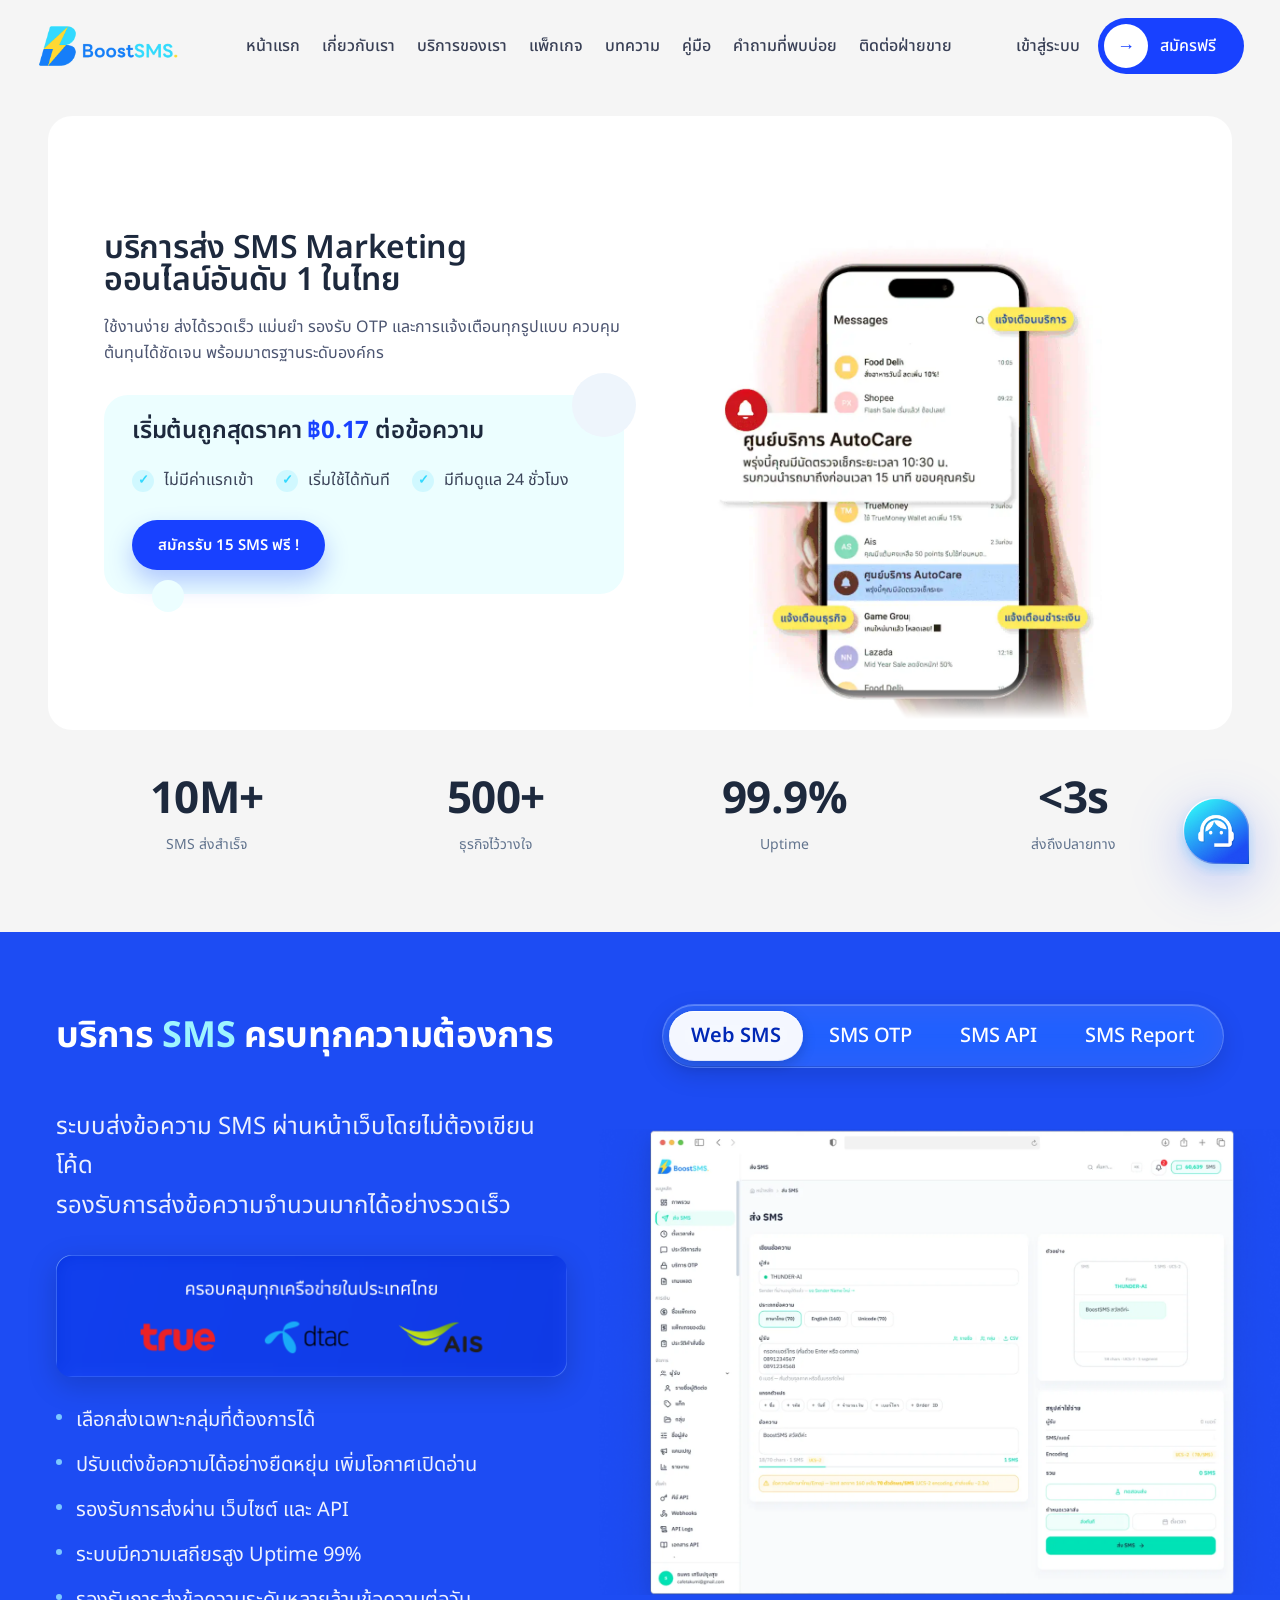
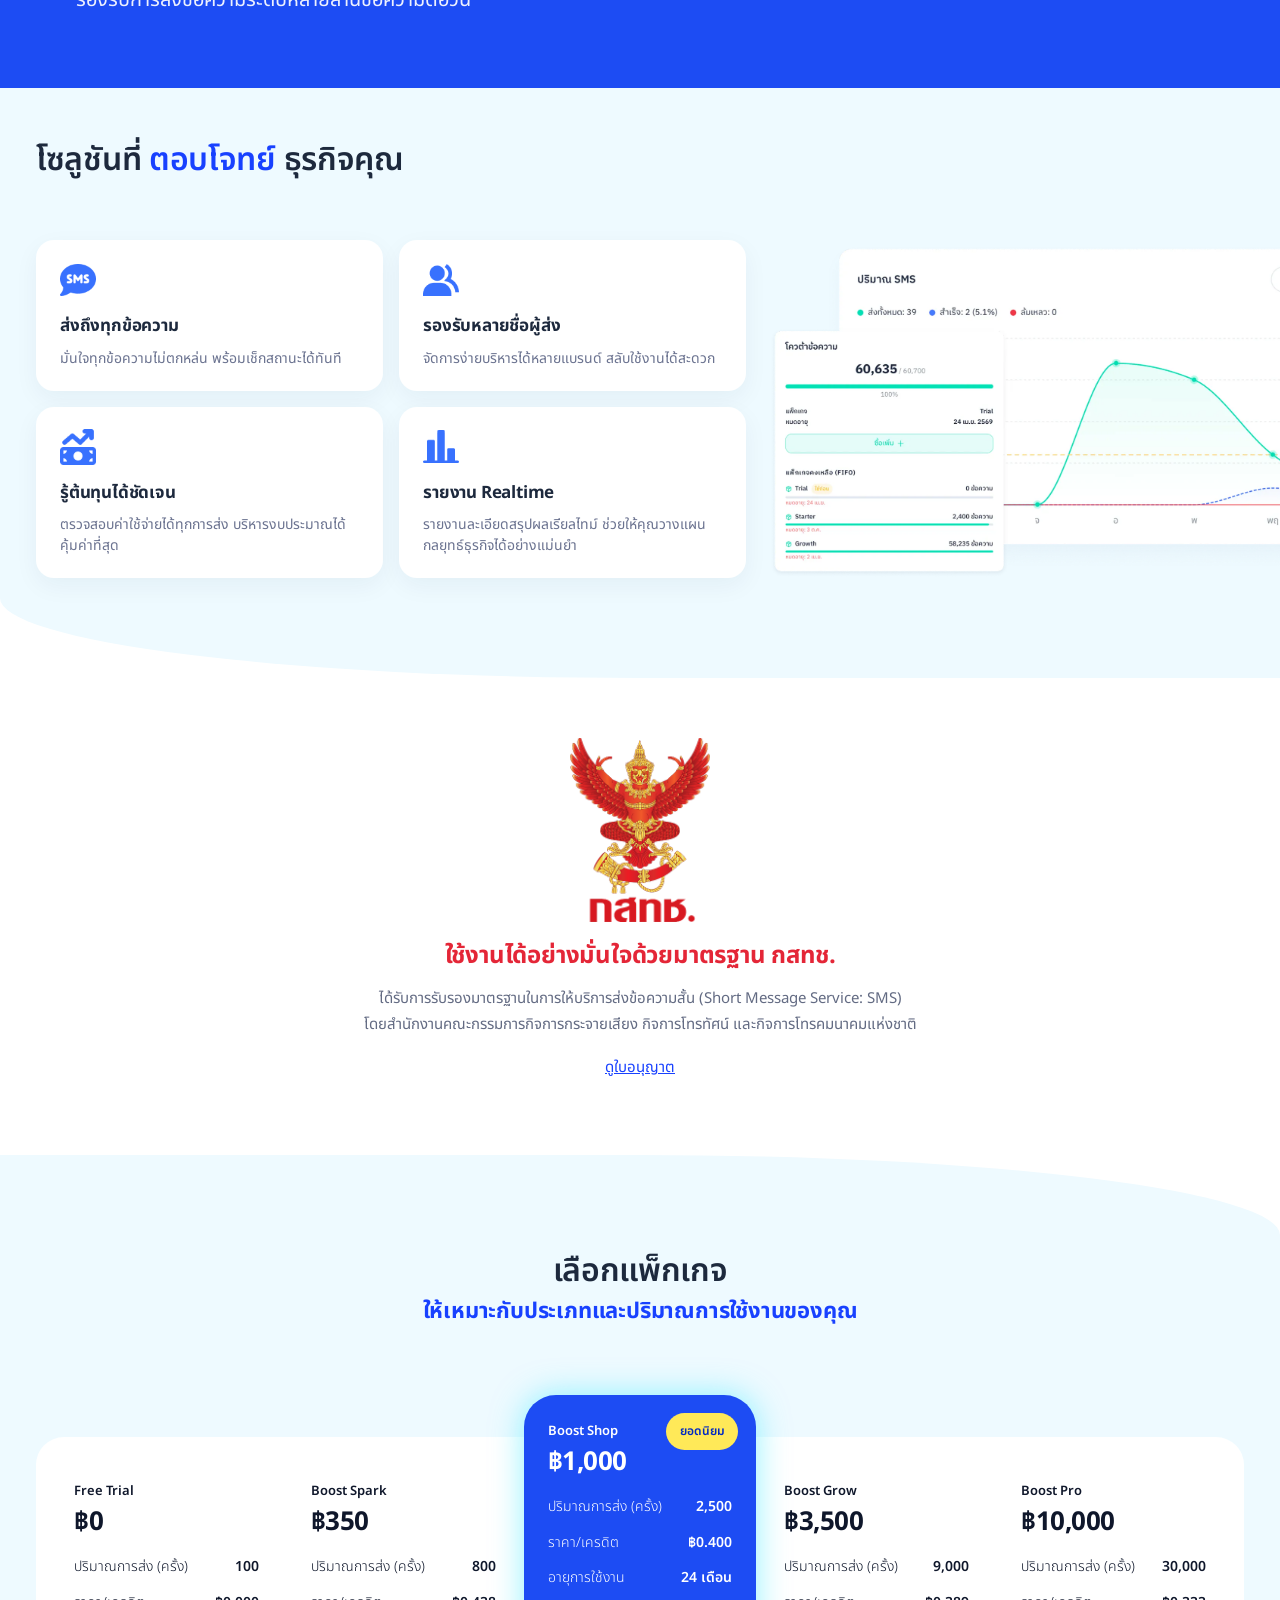
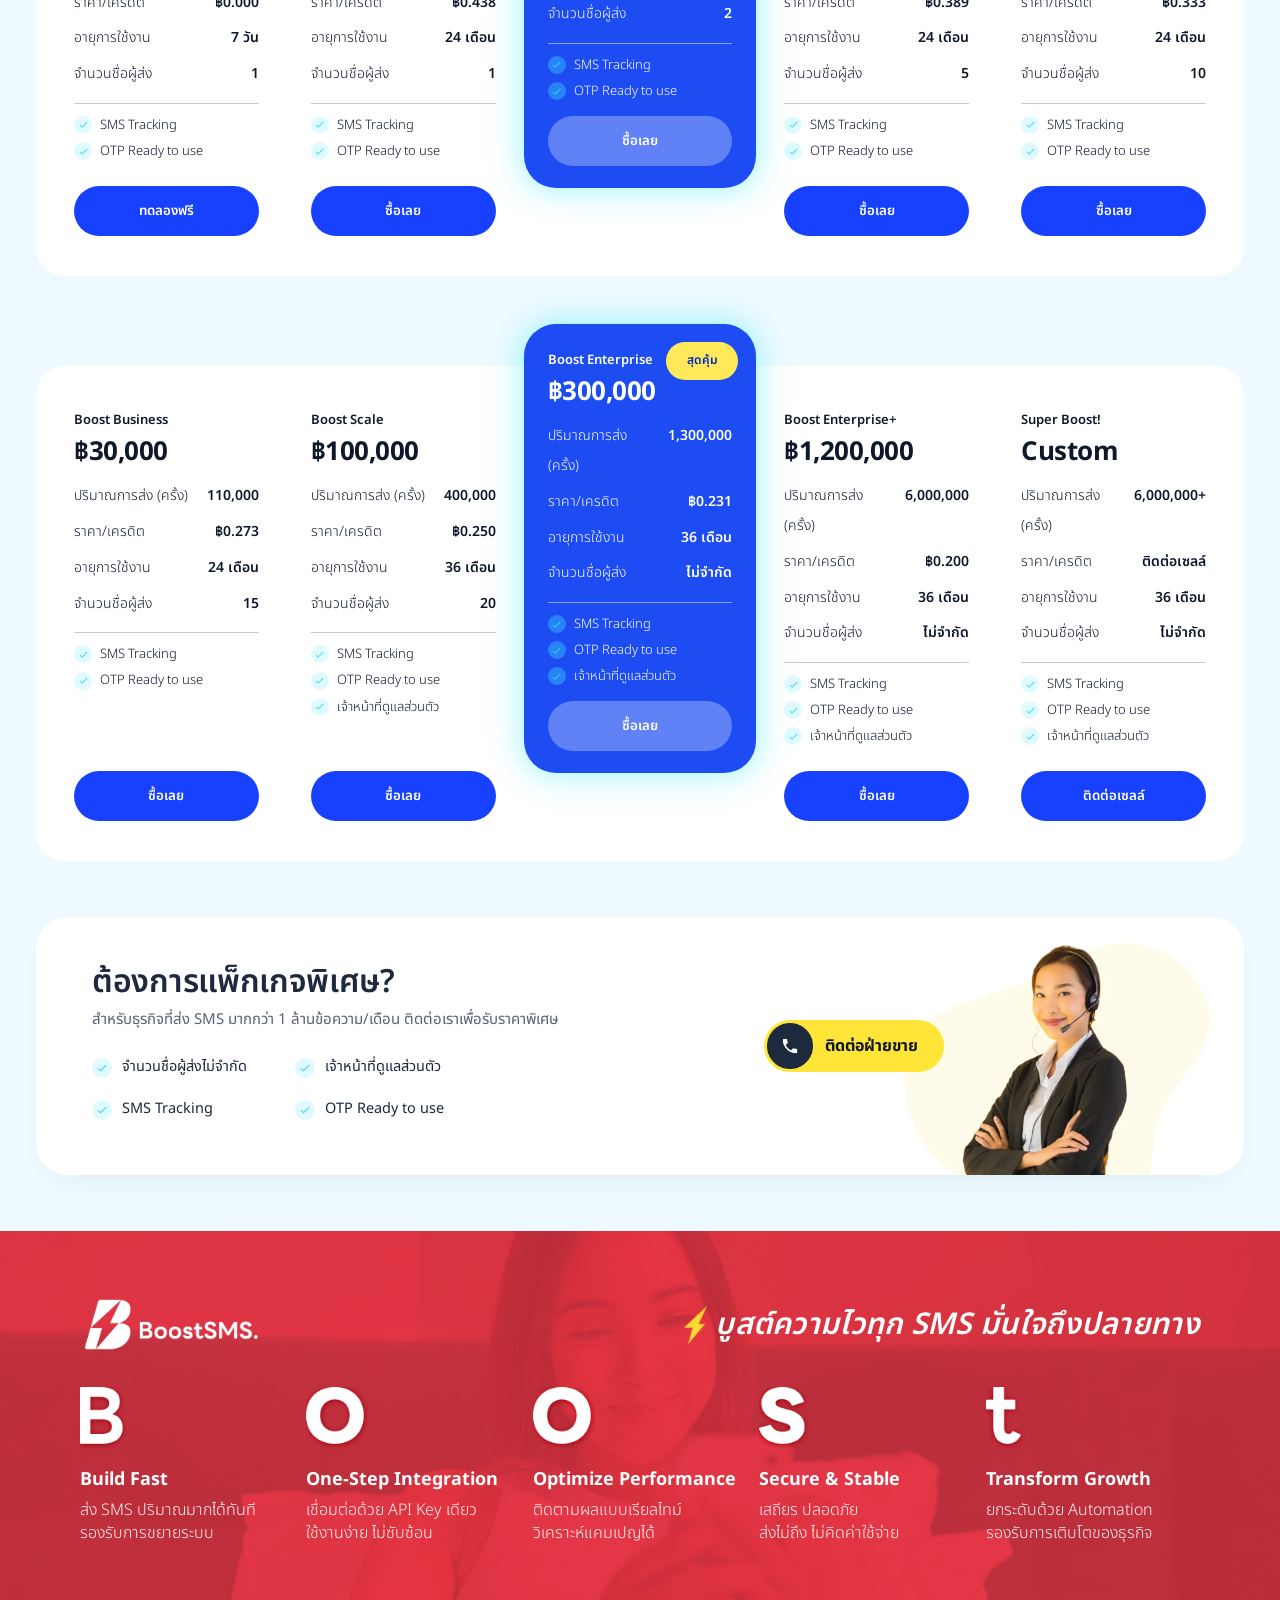
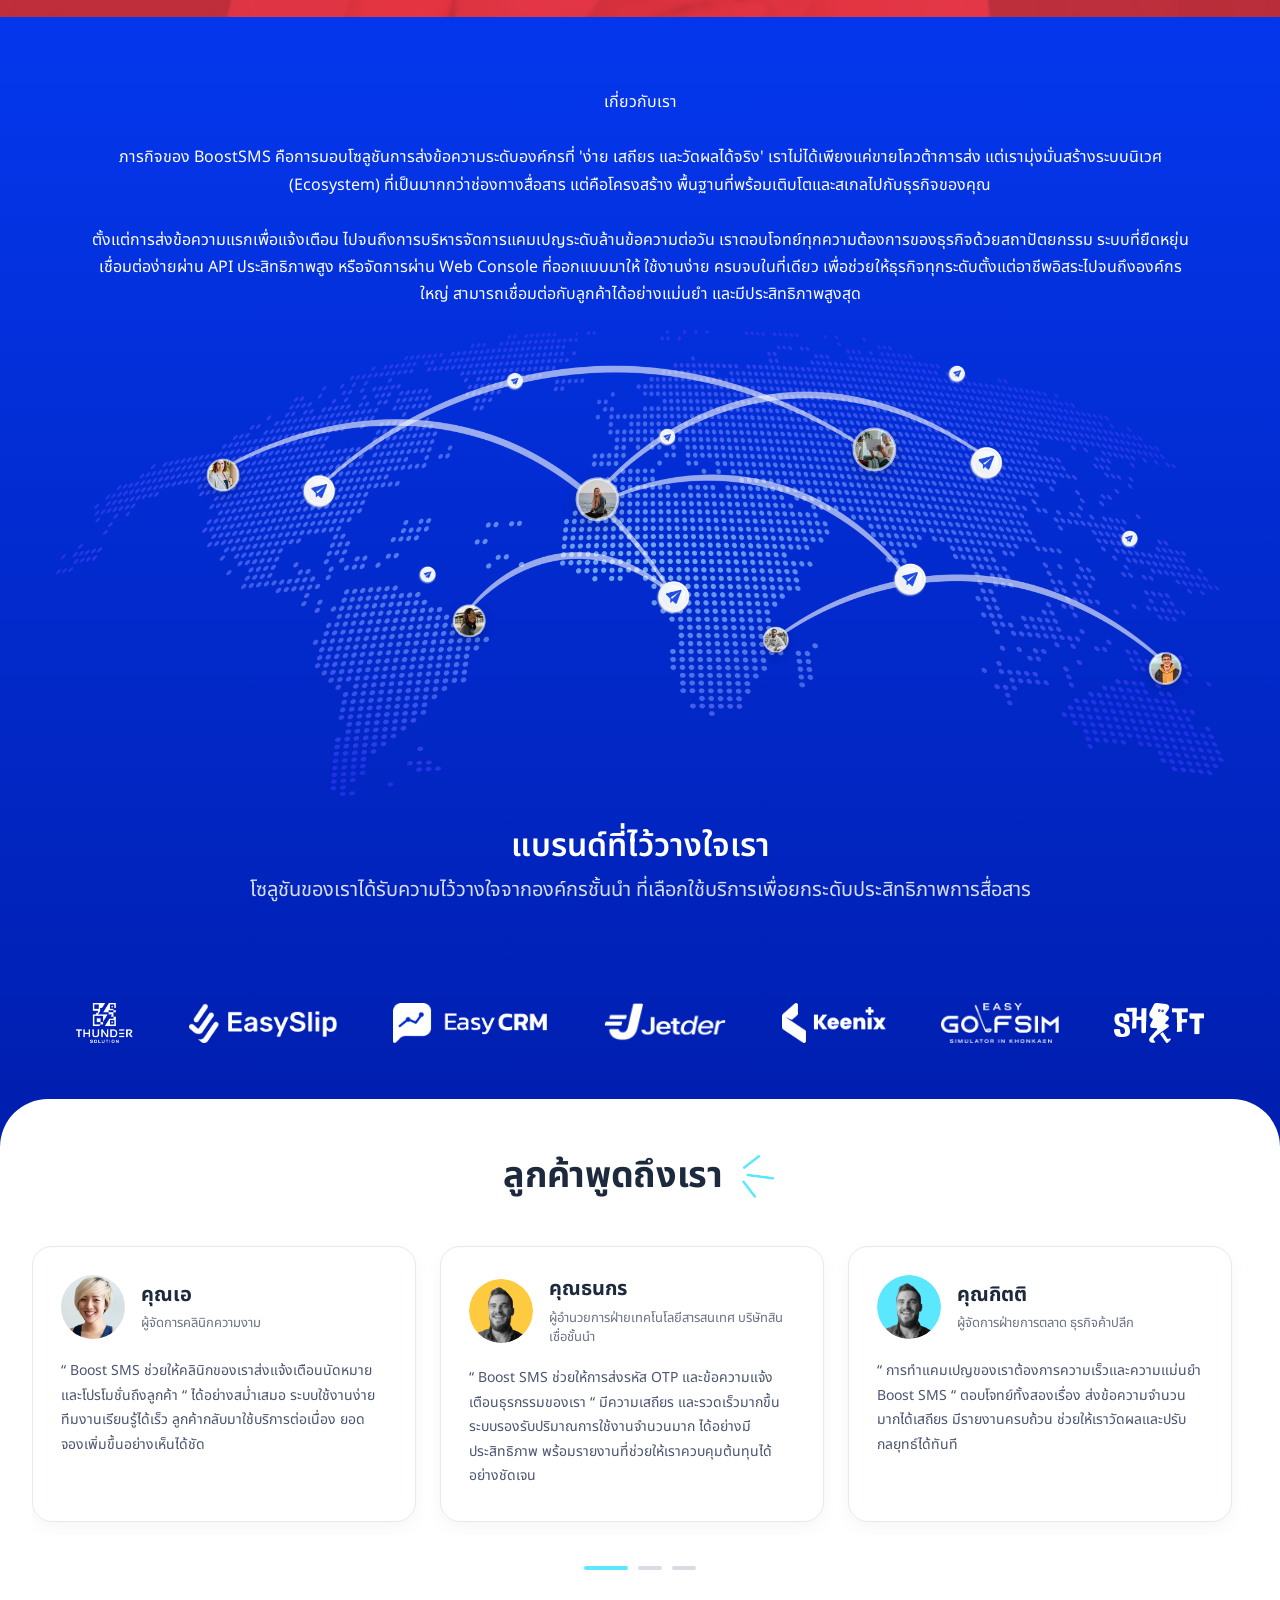
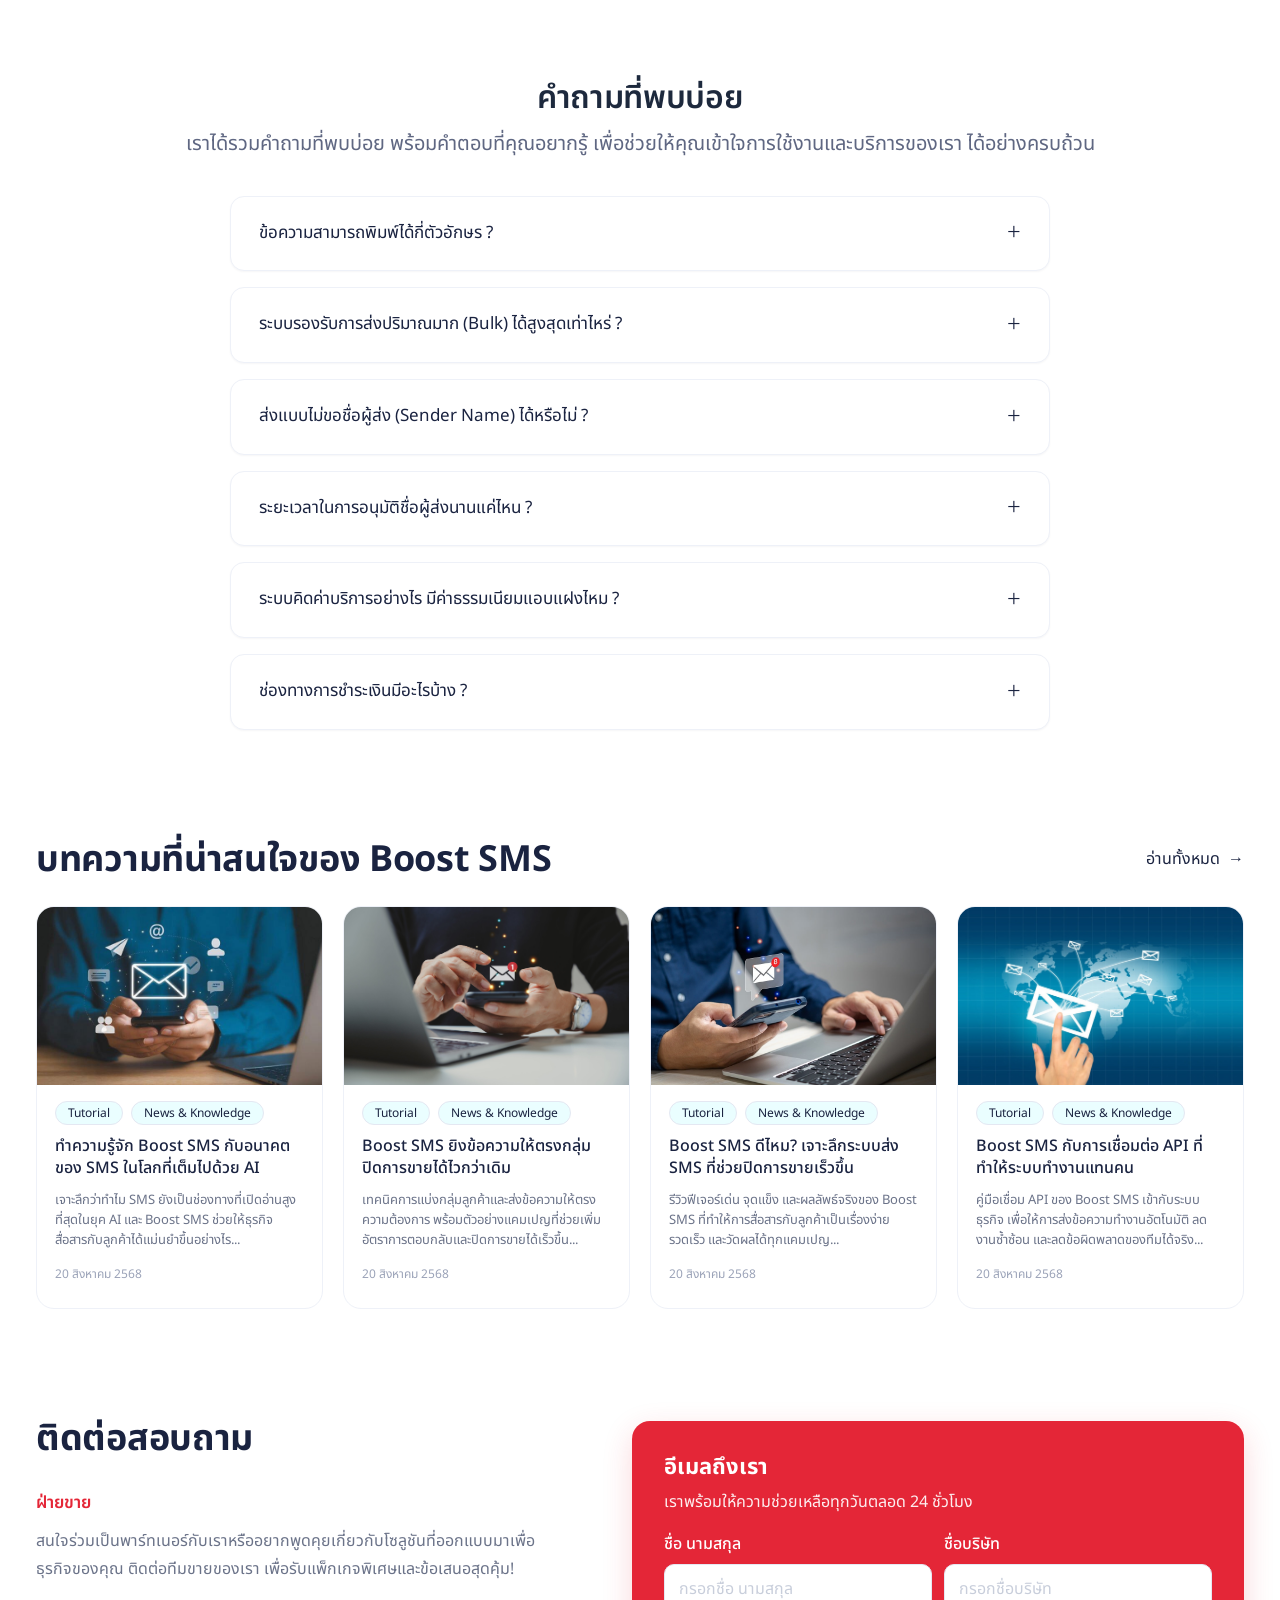
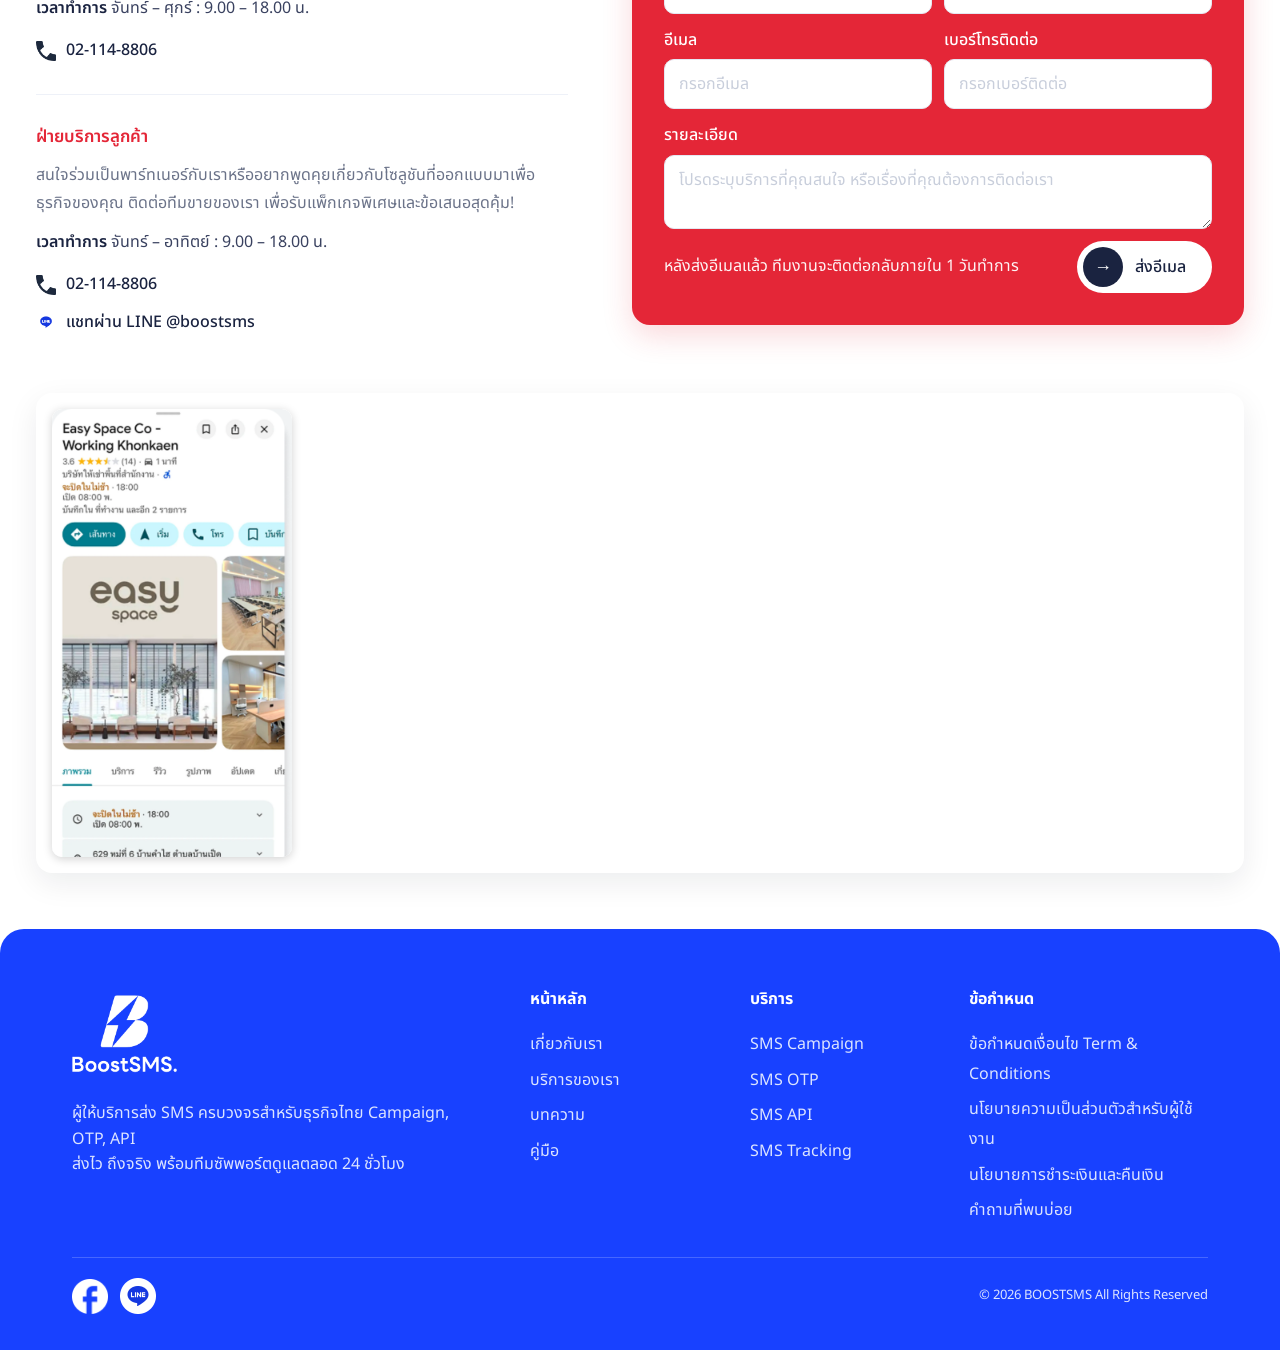
<file: index.html>
<!doctype html>
<html lang="th">
  <head>
    <meta charset="UTF-8" />
    <meta name="viewport" content="width=device-width, initial-scale=1.0" />
    <title>BoostSMS - บริการส่ง SMS Marketing ออนไลน์อันดับ 1</title>
    <link rel="preconnect" href="https://fonts.googleapis.com" />
    <link rel="preconnect" href="https://fonts.gstatic.com" crossorigin />
    <link
      href="https://fonts.googleapis.com/css2?family=Noto+Sans+Thai:wght@300;400;500;600;700&display=swap"
      rel="stylesheet"
    />
    <link rel="stylesheet" href="styles.css?v=20260504ap" />
  </head>
  <body>
    <div class="page-shell">
      <header class="topbar">
        <a class="logo" href="#">
          <img src="assets/logo-boostsms.png" alt="BoostSMS" class="logo-image" />
        </a>
        <nav class="desktop-nav">
          <a href="#">หน้าแรก</a>
          <a href="#about">เกี่ยวกับเรา</a>
          <a href="#services">บริการของเรา</a>
          <a href="#pricing">แพ็กเกจ</a>
          <a href="#blog">บทความ</a>
          <a href="#blog">คู่มือ</a>
          <a href="#faq">คำถามที่พบบ่อย</a>
          <a href="#contact">ติดต่อฝ่ายขาย</a>
        </nav>
        <div class="topbar-actions">
          <a class="nav-login" href="#">เข้าสู่ระบบ</a>
          <button class="btn btn-primary btn-signup">
            <span class="btn-signup-arrow" aria-hidden="true">→</span>
            <span class="btn-signup-text">สมัครฟรี</span>
          </button>
          <button class="nav-toggle" aria-label="เมนู" aria-expanded="false" aria-controls="mobile-menu">
            <span></span><span></span><span></span>
          </button>
        </div>
        <nav class="mobile-menu" id="mobile-menu" aria-label="เมนูหลัก">
          <a href="#">เข้าสู่ระบบ</a>
          <a href="#about">เกี่ยวกับเรา</a>
          <a href="#services">บริการของเรา</a>
          <a href="#pricing">แพ็กเกจ</a>
          <a href="#blog">บทความ</a>
          <a href="#blog">คู่มือ</a>
          <a href="#faq">คำถามที่พบบ่อย</a>
          <a href="#contact">ติดต่อฝ่ายขาย</a>
        </nav>
      </header>

      <main>
        <section class="hero">
          <div class="hero-card">
            <div class="hero-copy">
              <h1>บริการส่ง<span class="only-desktop"> </span><br class="only-mobile" />SMS Marketing<br class="only-desktop" /><span class="only-mobile"> </span>ออนไลน์<br class="only-mobile" />อันดับ 1 ในไทย</h1>
              <p class="hero-lead">ใช้งานง่าย ส่งได้รวดเร็ว แม่นยำ รองรับ OTP<br class="only-mobile" /><span class="only-desktop"> </span>และการแจ้งเตือนทุกรูปแบบ ควบคุมต้นทุน<br class="only-mobile" />ได้ชัดเจน พร้อมมาตรฐานระดับองค์กร</p>
              <div class="price-callout">
                <p class="price-headline">
                  เริ่มต้นถูกสุดราคา <strong>฿0.17</strong> ต่อข้อความ
                </p>
                <ul class="price-checks">
                  <li><span class="check" aria-hidden="true">✓</span>ไม่มีค่าแรกเข้า</li>
                  <li><span class="check" aria-hidden="true">✓</span>เริ่มใช้ได้ทันที</li>
                  <li><span class="check" aria-hidden="true">✓</span>มีทีมดูแล 24 ชั่วโมง</li>
                </ul>
                <button class="btn btn-primary">สมัครรับ 15 SMS ฟรี !</button>
              </div>
            </div>
            <div class="hero-phone-wrap">
              <img
                src="assets/hero-phone-hand.webp"
                alt="มือถือแสดงรีวิวลูกค้า BoostSMS"
                class="hero-phone-image"
                fetchpriority="high"
                width="1154"
                height="1688"
              />
            </div>
          </div>

          <div class="hero-stats">
            <div class="hero-stats-track">
              <div class="stat"><strong>10M+</strong><span>SMS ส่งสำเร็จ</span></div>
              <div class="stat"><strong>500+</strong><span>ธุรกิจไว้วางใจ</span></div>
              <div class="stat"><strong>99.9%</strong><span>Uptime</span></div>
              <div class="stat"><strong>&lt;3s</strong><span>ส่งถึงปลายทาง</span></div>
              <div class="stat stat-clone" aria-hidden="true"><strong>10M+</strong><span>SMS ส่งสำเร็จ</span></div>
              <div class="stat stat-clone" aria-hidden="true"><strong>500+</strong><span>ธุรกิจไว้วางใจ</span></div>
              <div class="stat stat-clone" aria-hidden="true"><strong>99.9%</strong><span>Uptime</span></div>
              <div class="stat stat-clone" aria-hidden="true"><strong>&lt;3s</strong><span>ส่งถึงปลายทาง</span></div>
            </div>
          </div>
        </section>

        <section class="sms-service section-blue" id="services">
          <div class="service-header">
            <h2>บริการ <span class="accent">SMS</span> ครบทุกความต้องการ</h2>
            <div class="pill-tabs" role="tablist">
              <button class="tab active" data-target="websms">Web SMS</button>
              <button class="tab" data-target="otp">SMS OTP</button>
              <button class="tab" data-target="api">SMS API</button>
              <button class="tab" data-target="report">SMS Report</button>
            </div>
          </div>

          <div class="service-panel active" data-panel="websms">
            <div class="service-content">
              <div class="service-copy">
                <p class="service-lead">ระบบส่งข้อความ SMS<br class="only-mobile" /><span class="only-desktop"> </span>ผ่านหน้าเว็บโดยไม่ต้องเขียนโค้ด<br />รองรับการส่งข้อความจำนวนมากได้อย่างรวดเร็ว</p>
                <div class="carrier-card">
                  <p class="carrier-title">ครอบคลุมทุกเครือข่ายในประเทศไทย</p>
                  <div class="carrier-logos">
                    <img src="assets/carrier-network.png" alt="True DTAC AIS" />
                  </div>
                </div>
                <ul class="service-features">
                  <li>เลือกส่งเฉพาะกลุ่มที่ต้องการได้</li>
                  <li>ปรับแต่งข้อความได้อย่างยืดหยุ่น เพิ่มโอกาศเปิดอ่าน</li>
                  <li>รองรับการส่งผ่าน เว็บไซต์ และ API</li>
                  <li>ระบบมีความเสถียรสูง Uptime 99%</li>
                  <li>รองรับการส่งข้อความระดับหลายล้านข้อความต่อวัน</li>
                </ul>
              </div>
              <div class="service-dashboard">
                <img src="assets/dashboard.webp" alt="Dashboard SMS" loading="lazy" />
              </div>
            </div>
          </div>

          <div class="service-panel" data-panel="otp">
            <div class="otp-stage">
              <p class="otp-lead">
                ระบบส่งรหัส OTP อัตโนมัติ พร้อมใช้งานทันที
                <br />รองรับการยืนยันตัวตนได้อย่างรวดเร็วและปลอดภัย
              </p>
              <img class="otp-dashboard-img" src="assets/otp-dashboard.webp" alt="OTP dashboard" loading="lazy" />
              <img class="otp-phone-img" src="assets/otp-phone.webp" alt="OTP phone preview" loading="lazy" />
              <span class="otp-envelope-wrap" aria-hidden="true">
                <img class="otp-envelope-img" src="assets/otp-envelope.png" alt="" loading="lazy" />
                <i class="otp-envelope-dot">1</i>
              </span>
            </div>
          </div>

          <div class="service-panel" data-panel="api">
            <div class="service-content api-content">
              <div class="service-copy">
                <h3 class="service-lead api-lead">
                  ให้ระบบทำงานอัตโนมัติ ด้วยการเชื่อม API
                  <img src="assets/api-sparkle.png" alt="" class="sparkle" aria-hidden="true" />
                </h3>
                <p class="service-sub">ส่ง SMS ผ่านระบบของคุณได้ทันที ไม่ว่าจะเตือนชำระเงิน,<br class="only-mobile" /> แจ้งเตือน, สถานะคำสั่งซื้อ, แจ้งเตือนโปรโมชั่นพิเศษ<br class="only-mobile" /> หรือข้อความของคุณเองทุกรูปแบบ<br class="only-mobile" /> ประหยัดเวลาด้วยการเชื่อมต่อเพียงครั้งเดียว<br class="only-mobile" /> ปรึกษาทีมพัฒนาของเรา เพื่อรับคำแนะนำในการเชื่อมต่อได้ฟรี!</p>
                <div class="service-ctas">
                  <button class="btn btn-outline-light">คู่มือการเชื่อมต่อ API</button>
                  <button class="btn btn-yellow">ปรึกษาทีมพัฒนา ฟรี !</button>
                </div>
              </div>
              <div class="service-visual api-visual">
                <img src="assets/api-code.webp" alt="API request and response example" loading="lazy" />
              </div>
            </div>
          </div>

          <div class="service-panel" data-panel="report">
            <div class="report-subtitle">แดชบอร์ดรายงานผลการส่ง SMS แบบครบวงจร</div>
            <div class="service-visual report-visual-full">
              <picture>
                <source media="(max-width: 760px)" srcset="assets/report-visual-mobile.webp" />
                <img src="assets/report-visual.webp" alt="SMS report dashboard" loading="lazy" />
              </picture>
            </div>
          </div>
        </section>

        <section class="features section-light">
          <div class="section-title">
            <h2>โซลูชันที่ <span class="accent-blue">ตอบโจทย์</span> ธุรกิจคุณ</h2>
          </div>
          <div class="feature-layout">
            <div class="feature-cards">
            <article class="f-card">
              <span class="f-icon">
                <img src="assets/feature-sms.png" alt="" />
              </span>
              <h3>ส่งถึงทุกข้อความ</h3>
              <p>มั่นใจทุกข้อความไม่ตกหล่น พร้อมเช็กสถานะได้ทันที</p>
            </article>
            <article class="f-card">
              <span class="f-icon">
                <img src="assets/feature-sender.png" alt="" />
              </span>
              <h3>รองรับหลายชื่อผู้ส่ง</h3>
              <p>จัดการง่ายบริหารได้หลายแบรนด์ สลับใช้งานได้สะดวก</p>
            </article>
            <article class="f-card">
              <span class="f-icon">
                <img src="assets/feature-money.png" alt="" />
              </span>
              <h3>รู้ต้นทุนได้ชัดเจน</h3>
              <p>ตรวจสอบค่าใช้จ่ายได้ทุกการส่ง บริหารงบประมาณได้คุ้มค่าที่สุด</p>
            </article>
            <article class="f-card">
              <span class="f-icon">
                <img src="assets/feature-chart.png" alt="" />
              </span>
              <h3>รายงาน Realtime</h3>
              <p>รายงานละเอียดสรุปผลเรียลไทม์ ช่วยให้คุณวางแผนกลยุทธ์ธุรกิจได้อย่างแม่นยำ</p>
            </article>
            </div>
            <div class="feature-chart">
              <img src="assets/previews/sms-dashboard-analytics.webp" alt="SMS Dashboard Analytics" loading="lazy" />
            </div>
          </div>
        </section>

        <section class="award">
          <img src="assets/nbtc-seal.png" alt="ตรา กสทช" class="award-image" />
          <h3>ใช้งานได้อย่างมั่นใจด้วยมาตรฐาน กสทช.</h3>
          <p>ได้รับการรับรองมาตรฐานในการให้บริการส่งข้อความสั้น (Short Message Service: SMS)<br />โดยสำนักงานคณะกรรมการกิจการกระจายเสียง กิจการโทรทัศน์ และกิจการโทรคมนาคมแห่งชาติ</p>
          <a href="#" class="award-link">ดูใบอนุญาต</a>
        </section>

        <section class="pricing section-light" id="pricing">
          <div class="section-title center">
            <h2>เลือกแพ็กเกจ</h2>
            <p class="pricing-subtitle">ให้เหมาะกับประเภทและปริมาณ<br class="only-mobile" />การใช้งานของคุณ</p>
          </div>
          <div class="pricing-rows">
            <div class="plan-row">
              <article class="plan">
                <p class="plan-label">Free Trial</p>
                <h3 class="plan-price">฿0</h3>
                <ul class="plan-details">
                  <li><span>ปริมาณการส่ง (ครั้ง)</span><strong>100</strong></li>
                  <li><span>ราคา/เครดิต</span><strong>฿0.000</strong></li>
                  <li><span>อายุการใช้งาน</span><strong>7 วัน</strong></li>
                  <li><span>จำนวนชื่อผู้ส่ง</span><strong>1</strong></li>
                </ul>
                <ul class="plan-features">
                  <li>SMS Tracking</li>
                  <li>OTP Ready to use</li>
                </ul>
                <button class="btn btn-primary full">ทดลองฟรี</button>
              </article>
              <article class="plan">
                <p class="plan-label">Boost Spark</p>
                <h3 class="plan-price">฿350</h3>
                <ul class="plan-details">
                  <li><span>ปริมาณการส่ง (ครั้ง)</span><strong>800</strong></li>
                  <li><span>ราคา/เครดิต</span><strong>฿0.438</strong></li>
                  <li><span>อายุการใช้งาน</span><strong>24 เดือน</strong></li>
                  <li><span>จำนวนชื่อผู้ส่ง</span><strong>1</strong></li>
                </ul>
                <ul class="plan-features">
                  <li>SMS Tracking</li>
                  <li>OTP Ready to use</li>
                </ul>
                <button class="btn btn-primary full">ซื้อเลย</button>
              </article>
              <article class="plan featured">
                <span class="badge">ยอดนิยม</span>
                <p class="plan-label">Boost Shop</p>
                <h3 class="plan-price">฿1,000</h3>
                <ul class="plan-details">
                  <li><span>ปริมาณการส่ง (ครั้ง)</span><strong>2,500</strong></li>
                  <li><span>ราคา/เครดิต</span><strong>฿0.400</strong></li>
                  <li><span>อายุการใช้งาน</span><strong>24 เดือน</strong></li>
                  <li><span>จำนวนชื่อผู้ส่ง</span><strong>2</strong></li>
                </ul>
                <ul class="plan-features">
                  <li>SMS Tracking</li>
                  <li>OTP Ready to use</li>
                </ul>
                <button class="btn btn-featured full">ซื้อเลย</button>
              </article>
              <article class="plan">
                <p class="plan-label">Boost Grow</p>
                <h3 class="plan-price">฿3,500</h3>
                <ul class="plan-details">
                  <li><span>ปริมาณการส่ง (ครั้ง)</span><strong>9,000</strong></li>
                  <li><span>ราคา/เครดิต</span><strong>฿0.389</strong></li>
                  <li><span>อายุการใช้งาน</span><strong>24 เดือน</strong></li>
                  <li><span>จำนวนชื่อผู้ส่ง</span><strong>5</strong></li>
                </ul>
                <ul class="plan-features">
                  <li>SMS Tracking</li>
                  <li>OTP Ready to use</li>
                </ul>
                <button class="btn btn-primary full">ซื้อเลย</button>
              </article>
              <article class="plan">
                <p class="plan-label">Boost Pro</p>
                <h3 class="plan-price">฿10,000</h3>
                <ul class="plan-details">
                  <li><span>ปริมาณการส่ง (ครั้ง)</span><strong>30,000</strong></li>
                  <li><span>ราคา/เครดิต</span><strong>฿0.333</strong></li>
                  <li><span>อายุการใช้งาน</span><strong>24 เดือน</strong></li>
                  <li><span>จำนวนชื่อผู้ส่ง</span><strong>10</strong></li>
                </ul>
                <ul class="plan-features">
                  <li>SMS Tracking</li>
                  <li>OTP Ready to use</li>
                </ul>
                <button class="btn btn-primary full">ซื้อเลย</button>
              </article>
            </div>
            <div class="plan-dots" aria-hidden="true"></div>
            <div class="plan-row">
              <article class="plan">
                <p class="plan-label">Boost Business</p>
                <h3 class="plan-price">฿30,000</h3>
                <ul class="plan-details">
                  <li><span>ปริมาณการส่ง (ครั้ง)</span><strong>110,000</strong></li>
                  <li><span>ราคา/เครดิต</span><strong>฿0.273</strong></li>
                  <li><span>อายุการใช้งาน</span><strong>24 เดือน</strong></li>
                  <li><span>จำนวนชื่อผู้ส่ง</span><strong>15</strong></li>
                </ul>
                <ul class="plan-features">
                  <li>SMS Tracking</li>
                  <li>OTP Ready to use</li>
                </ul>
                <button class="btn btn-primary full">ซื้อเลย</button>
              </article>
              <article class="plan">
                <p class="plan-label">Boost Scale</p>
                <h3 class="plan-price">฿100,000</h3>
                <ul class="plan-details">
                  <li><span>ปริมาณการส่ง (ครั้ง)</span><strong>400,000</strong></li>
                  <li><span>ราคา/เครดิต</span><strong>฿0.250</strong></li>
                  <li><span>อายุการใช้งาน</span><strong>36 เดือน</strong></li>
                  <li><span>จำนวนชื่อผู้ส่ง</span><strong>20</strong></li>
                </ul>
                <ul class="plan-features">
                  <li>SMS Tracking</li>
                  <li>OTP Ready to use</li>
                  <li>เจ้าหน้าที่ดูแลส่วนตัว</li>
                </ul>
                <button class="btn btn-primary full">ซื้อเลย</button>
              </article>
              <article class="plan featured">
                <span class="badge">สุดคุ้ม</span>
                <p class="plan-label">Boost Enterprise</p>
                <h3 class="plan-price">฿300,000</h3>
                <ul class="plan-details">
                  <li><span>ปริมาณการส่ง (ครั้ง)</span><strong>1,300,000</strong></li>
                  <li><span>ราคา/เครดิต</span><strong>฿0.231</strong></li>
                  <li><span>อายุการใช้งาน</span><strong>36 เดือน</strong></li>
                  <li><span>จำนวนชื่อผู้ส่ง</span><strong>ไม่จำกัด</strong></li>
                </ul>
                <ul class="plan-features">
                  <li>SMS Tracking</li>
                  <li>OTP Ready to use</li>
                  <li>เจ้าหน้าที่ดูแลส่วนตัว</li>
                </ul>
                <button class="btn btn-featured full">ซื้อเลย</button>
              </article>
              <article class="plan">
                <p class="plan-label">Boost Enterprise+</p>
                <h3 class="plan-price">฿1,200,000</h3>
                <ul class="plan-details">
                  <li><span>ปริมาณการส่ง (ครั้ง)</span><strong>6,000,000</strong></li>
                  <li><span>ราคา/เครดิต</span><strong>฿0.200</strong></li>
                  <li><span>อายุการใช้งาน</span><strong>36 เดือน</strong></li>
                  <li><span>จำนวนชื่อผู้ส่ง</span><strong>ไม่จำกัด</strong></li>
                </ul>
                <ul class="plan-features">
                  <li>SMS Tracking</li>
                  <li>OTP Ready to use</li>
                  <li>เจ้าหน้าที่ดูแลส่วนตัว</li>
                </ul>
                <button class="btn btn-primary full">ซื้อเลย</button>
              </article>
              <article class="plan">
                <p class="plan-label">Super Boost!</p>
                <h3 class="plan-price">Custom</h3>
                <ul class="plan-details">
                  <li><span>ปริมาณการส่ง (ครั้ง)</span><strong>6,000,000+</strong></li>
                  <li><span>ราคา/เครดิต</span><strong>ติดต่อเซลล์</strong></li>
                  <li><span>อายุการใช้งาน</span><strong>36 เดือน</strong></li>
                  <li><span>จำนวนชื่อผู้ส่ง</span><strong>ไม่จำกัด</strong></li>
                </ul>
                <ul class="plan-features">
                  <li>SMS Tracking</li>
                  <li>OTP Ready to use</li>
                  <li>เจ้าหน้าที่ดูแลส่วนตัว</li>
                </ul>
                <button class="btn btn-primary full">ติดต่อเซลล์</button>
              </article>
            </div>
            <div class="plan-dots" aria-hidden="true"></div>
          </div>
          <div class="advisor">
            <div class="advisor-content">
              <h3>ต้องการแพ็กเกจพิเศษ?</h3>
              <p>สำหรับธุรกิจที่ส่ง SMS มากกว่า 1 ล้านข้อความ/เดือน ติดต่อเราเพื่อรับราคาพิเศษ</p>
              <ul class="advisor-features">
                <li>จำนวนชื่อผู้ส่งไม่จำกัด</li>
                <li>เจ้าหน้าที่ดูแลส่วนตัว</li>
                <li>SMS Tracking</li>
                <li>OTP Ready to use</li>
              </ul>
            </div>
            <div class="advisor-right">
              <button class="btn advisor-contact">
                <span class="advisor-contact-icon-wrap">
                  <img src="assets/icon-arrow-right.png" alt="" class="advisor-contact-icon" />
                </span>
                ติดต่อฝ่ายขาย
              </button>
              <div class="advisor-visual">
                <img src="assets/advisor-support.webp" alt="ทีมขายของเรา" class="advisor-image" loading="lazy" />
              </div>
            </div>
          </div>
        </section>

        <section class="boost-banner" aria-label="BoostSMS highlight">
          <div class="boost-banner-media" aria-hidden="true"></div>
          <div class="boost-banner-inner">
            <div class="boost-banner-head">
              <img src="assets/logo-boostsms-white.png" alt="BoostSMS" class="boost-banner-logo" />
              <p class="boost-banner-tagline">
                <img src="assets/icon-bolt-yellow.png" alt="" class="boost-banner-bolt" />
                บูสต์ความไวทุก SMS มั่นใจถึงปลายทาง
              </p>
            </div>
            <div class="boost-letters">
              <div class="boost-col">
                <img src="assets/letter-b.png" alt="B" class="boost-letter" loading="lazy" />
                <h4><span class="boost-h4-cap">B</span>uild Fast</h4>
                <p>ส่ง SMS ปริมาณมากได้ทันที<br />รองรับการขยายระบบ</p>
              </div>
              <div class="boost-col">
                <img src="assets/letter-o.png" alt="o" class="boost-letter" loading="lazy" />
                <h4><span class="boost-h4-cap">O</span>ne-Step Integration</h4>
                <p>เชื่อมต่อด้วย API Key เดียว<br />ใช้งานง่าย ไม่ซับซ้อน</p>
              </div>
              <div class="boost-col">
                <img src="assets/letter-o.png" alt="o" class="boost-letter" loading="lazy" />
                <h4><span class="boost-h4-cap">O</span>ptimize Performance</h4>
                <p>ติดตามผลแบบเรียลไทม์<br />วิเคราะห์แคมเปญได้</p>
              </div>
              <div class="boost-col">
                <img src="assets/letter-s.png" alt="s" class="boost-letter" loading="lazy" />
                <h4><span class="boost-h4-cap">S</span>ecure &amp; Stable</h4>
                <p>เสถียร ปลอดภัย<br />ส่งไม่ถึง ไม่คิดค่าใช้จ่าย</p>
              </div>
              <div class="boost-col">
                <img src="assets/letter-t.png?v=6" alt="t" class="boost-letter" loading="lazy" />
                <h4><span class="boost-h4-cap">T</span>ransform Growth</h4>
                <p>ยกระดับด้วย Automation<br />รองรับการเติบโตของธุรกิจ</p>
              </div>
            </div>
          </div>
        </section>

        <section class="partner section-blue" id="about">
          <div class="partner-head">
            <p class="eyebrow">เกี่ยวกับเรา</p>
            <p>
              ภารกิจของ BoostSMS<br class="only-mobile" />
              คือการมอบโซลูชันการส่งข้อความระดับองค์กรที่ 'ง่าย เสถียร<br class="only-mobile" />
              และวัดผลได้จริง' เราไม่ได้เพียงแค่ขายโควต้าการส่ง<br class="only-mobile" />
              แต่เรามุ่งมั่นสร้างระบบนิเวศ (Ecosystem)<br class="only-mobile" />
              ที่เป็นมากกว่าช่องทางสื่อสาร แต่คือโครงสร้าง<br class="only-mobile" />
              พื้นฐานที่พร้อมเติบโตและสเกลไปกับธุรกิจของคุณ
            </p>
            <p>
              ตั้งแต่การส่งข้อความแรกเพื่อแจ้งเตือน<br class="only-mobile" />
              ไปจนถึงการบริหารจัดการแคมเปญระดับล้านข้อความต่อวัน<br class="only-mobile" />
              เราตอบโจทย์ทุกความต้องการของธุรกิจด้วยสถาปัตยกรรม<br class="only-mobile" />
              ระบบที่ยืดหยุ่น เชื่อมต่อง่ายผ่าน API ประสิทธิภาพสูง<br class="only-mobile" />
              หรือจัดการผ่าน Web Console ที่ออกแบบมาให้<br class="only-mobile" />
              ใช้งานง่าย ครบจบในที่เดียว<br class="only-mobile" />
              เพื่อช่วยให้ธุรกิจทุกระดับตั้งแต่อาชีพอิสระไปจนถึงองค์กรใหญ่<br class="only-mobile" />
              สามารถเชื่อมต่อกับลูกค้าได้อย่างแม่นยำ<br class="only-mobile" />
              และมีประสิทธิภาพสูงสุด
            </p>
          </div>
          <div class="map-glow">
            <img src="assets/world-map-network.webp" alt="Global network map" class="map-image" loading="lazy" />
          </div>
          <div class="partner-trust">
            <h3>แบรนด์ที่ไว้วางใจเรา</h3>
            <p>โซลูชันของเราได้รับความไว้วางใจจากองค์กรชั้นนำ ที่เลือกใช้บริการเพื่อยกระดับประสิทธิภาพการสื่อสาร</p>
          </div>
          <div class="partner-logos-viewport">
            <div class="partner-logos">
              <img src="assets/partner-new-6.png" alt="Thunder Solution" class="partner-logo-image" loading="lazy" />
              <img src="assets/partner-new-1.png" alt="EasySlip" class="partner-logo-image" loading="lazy" />
              <img src="assets/partner-new-2.png" alt="Easy CRM" class="partner-logo-image" loading="lazy" />
              <img src="assets/partner-jetder.png" alt="Jetder" class="partner-logo-image" loading="lazy" />
              <img src="assets/partner-new-3.png" alt="Keenix" class="partner-logo-image" loading="lazy" />
              <img src="assets/partner-golfsim.png" alt="Easy Golfsim" class="partner-logo-image" loading="lazy" />
              <img src="assets/partner-shift.png" alt="SHIFT" class="partner-logo-image" loading="lazy" />
              <img src="assets/partner-new-6.png" alt="" class="partner-logo-image partner-logo-clone" aria-hidden="true" loading="lazy" />
              <img src="assets/partner-new-1.png" alt="" class="partner-logo-image partner-logo-clone" aria-hidden="true" loading="lazy" />
              <img src="assets/partner-new-2.png" alt="" class="partner-logo-image partner-logo-clone" aria-hidden="true" loading="lazy" />
              <img src="assets/partner-jetder.png" alt="" class="partner-logo-image partner-logo-clone" aria-hidden="true" loading="lazy" />
              <img src="assets/partner-new-3.png" alt="" class="partner-logo-image partner-logo-clone" aria-hidden="true" loading="lazy" />
              <img src="assets/partner-golfsim.png" alt="" class="partner-logo-image partner-logo-clone" aria-hidden="true" loading="lazy" />
              <img src="assets/partner-shift.png" alt="" class="partner-logo-image partner-logo-clone" aria-hidden="true" loading="lazy" />
            </div>
          </div>
        </section>

        <section class="reviews section-light">
          <div class="section-title center reviews-title">
            <h2>
              ลูกค้าพูดถึงเรา<img
                src="assets/review-title-deco.png"
                alt=""
                class="reviews-title-deco"
              />
            </h2>
          </div>
          <div class="reviews-viewport">
            <div class="reviews-track">
              <article class="review-card">
                <div class="review-head">
                  <img src="assets/review-avatar-female-1.jpg" alt="คุณเอ" class="review-avatar" />
                  <div class="review-meta">
                    <h4>คุณเอ</h4>
                    <p>ผู้จัดการคลินิกความงาม</p>
                  </div>
                </div>
                <p class="review-quote">
                  “ Boost SMS ช่วยให้คลินิกของเราส่งแจ้งเตือนนัดหมายและโปรโมชั่นถึงลูกค้า “
                  ได้อย่างสม่ำเสมอ ระบบใช้งานง่าย ทีมงานเรียนรู้ได้เร็ว
                  ลูกค้ากลับมาใช้บริการต่อเนื่อง ยอดจองเพิ่มขึ้นอย่างเห็นได้ชัด
                </p>
              </article>
              <article class="review-card">
                <div class="review-head">
                  <img src="assets/review-avatar-2.png" alt="คุณธนกร" class="review-avatar" />
                  <div class="review-meta">
                    <h4>คุณธนกร</h4>
                    <p>ผู้อำนวยการฝ่ายเทคโนโลยีสารสนเทศ บริษัทสินเชื่อชั้นนำ</p>
                  </div>
                </div>
                <p class="review-quote">
                  “ Boost SMS ช่วยให้การส่งรหัส OTP และข้อความแจ้งเตือนธุรกรรมของเรา “
                  มีความเสถียร และรวดเร็วมากขึ้น ระบบรองรับปริมาณการใช้งานจำนวนมาก
                  ได้อย่างมีประสิทธิภาพ พร้อมรายงานที่ช่วยให้เราควบคุมต้นทุนได้อย่างชัดเจน
                </p>
              </article>
              <article class="review-card">
                <div class="review-head">
                  <img src="assets/review-avatar-3.png" alt="คุณกิตติ" class="review-avatar" />
                  <div class="review-meta">
                    <h4>คุณกิตติ</h4>
                    <p>ผู้จัดการฝ่ายการตลาด ธุรกิจค้าปลีก</p>
                  </div>
                </div>
                <p class="review-quote">
                  “ การทำแคมเปญของเราต้องการความเร็วและความแม่นยำ Boost SMS “
                  ตอบโจทย์ทั้งสองเรื่อง ส่งข้อความจำนวนมากได้เสถียร
                  มีรายงานครบถ้วน ช่วยให้เราวัดผลและปรับกลยุทธ์ได้ทันที
                </p>
              </article>
              <article class="review-card">
                <div class="review-head">
                  <img src="assets/review-avatar-female-2.jpg" alt="คุณวิภา" class="review-avatar" />
                  <div class="review-meta">
                    <h4>คุณวิภา</h4>
                    <p>เจ้าของธุรกิจอีคอมเมิร์ซออนไลน์</p>
                  </div>
                </div>
                <p class="review-quote">
                  “ ตั้งแต่ใช้ Boost SMS ยอดสั่งซื้อจากแคมเปญเพิ่มขึ้นมาก “
                  ลูกค้าได้รับ SMS แจ้งเตือนสถานะคำสั่งซื้อทันเวลา
                  ลดการสอบถามเข้าระบบ ทีมงานมีเวลาไปโฟกัสงานอื่นได้มากขึ้น
                </p>
              </article>
              <article class="review-card">
                <div class="review-head">
                  <img src="assets/review-avatar-2.png" alt="คุณสมชาย" class="review-avatar" />
                  <div class="review-meta">
                    <h4>คุณสมชาย</h4>
                    <p>ผู้จัดการฝ่ายไอที องค์กรขนาดใหญ่</p>
                  </div>
                </div>
                <p class="review-quote">
                  “ ระบบ API ของ Boost SMS เชื่อมต่อกับระบบเดิมของเราได้ง่ายมาก “
                  เอกสารครบ ทีมซัพพอร์ตตอบไว ทำให้เราเปิดใช้งานจริงได้ภายในไม่กี่วัน
                  ช่วยลดภาระทีมพัฒนาได้ชัดเจน
                </p>
              </article>
            </div>
          </div>
          <div class="reviews-dots" role="tablist" aria-label="review pagination">
            <button class="reviews-dot active" data-slide="0" aria-label="สไลด์ 1"></button>
            <button class="reviews-dot" data-slide="1" aria-label="สไลด์ 2"></button>
            <button class="reviews-dot" data-slide="2" aria-label="สไลด์ 3"></button>
          </div>
        </section>

        <section class="faq section-light" id="faq">
          <div class="section-title center">
            <h2>คำถามที่พบบ่อย</h2>
            <p class="faq-subtitle">เราได้รวมคำถามที่พบบ่อย พร้อมคำตอบที่คุณอยากรู้<br class="only-mobile" /> เพื่อช่วยให้คุณเข้าใจการใช้งานและบริการของเรา<br class="only-mobile" /> ได้อย่างครบถ้วน</p>
          </div>
          <div class="faq-list">
            <article class="faq-item">
              <button class="faq-q">ข้อความสามารถพิมพ์ได้กี่ตัวอักษร ?<span>+</span></button>
              <div class="faq-a"><p>ข้อความภาษาไทยสูงสุด 70 ตัวอักษรต่อข้อความ และภาษาอังกฤษสูงสุด 160 ตัวอักษรต่อข้อความ</p></div>
            </article>
            <article class="faq-item">
              <button class="faq-q">ระบบรองรับการส่งปริมาณมาก (Bulk) ได้สูงสุดเท่าไหร่ ?<span>+</span></button>
              <div class="faq-a"><p>ระบบรองรับการส่งข้อความปริมาณมากได้ไม่จำกัด สามารถส่งได้หลักแสนข้อความต่อวันผ่าน API และ Dashboard</p></div>
            </article>
            <article class="faq-item">
              <button class="faq-q">ส่งแบบไม่ขอชื่อผู้ส่ง (Sender Name) ได้หรือไม่ ?<span>+</span></button>
              <div class="faq-a"><p>สามารถส่งแบบใช้ Sender Name กลางของระบบได้ทันที โดยไม่ต้องขออนุมัติ</p></div>
            </article>
            <article class="faq-item">
              <button class="faq-q">ระยะเวลาในการอนุมัติชื่อผู้ส่งนานแค่ไหน ?<span>+</span></button>
              <div class="faq-a"><p>ใช้ระยะเวลาในการอนุมัติประมาณ 3-7 วันทำการ ขึ้นอยู่กับการพิจารณาของผู้ให้บริการเครือข่าย</p></div>
            </article>
            <article class="faq-item">
              <button class="faq-q">ระบบคิดค่าบริการอย่างไร มีค่าธรรมเนียมแอบแฝงไหม ?<span>+</span></button>
              <div class="faq-a"><p>คิดค่าบริการตามจำนวนข้อความที่ส่งจริง ไม่มีค่าธรรมเนียมแอบแฝง ไม่มีค่าแรกเข้า ไม่มีค่ารายเดือน</p></div>
            </article>
            <article class="faq-item">
              <button class="faq-q">ช่องทางการชำระเงินมีอะไรบ้าง ?<span>+</span></button>
              <div class="faq-a"><p>รองรับการโอนผ่านธนาคาร, บัตรเครดิต/เดบิต, PromptPay และ QR Code</p></div>
            </article>
          </div>
        </section>

        <section class="blog section-light" id="blog">
          <div class="blog-head">
            <h2>บทความที่น่าสนใจของ Boost SMS</h2>
            <a href="#" class="blog-view-all blog-view-all-desktop">อ่านทั้งหมด <span aria-hidden="true">→</span></a>
          </div>
          <div class="blog-grid">
            <a href="article-boost-sms-ai-future.html" class="blog-card">
              <div class="blog-image"><img src="assets/cover-ai.jpeg" alt="" /></div>
              <div class="blog-body">
                <div class="blog-tags">
                  <span class="blog-tag">Tutorial</span>
                  <span class="blog-tag">News &amp; Knowledge</span>
                </div>
                <h3>ทำความรู้จัก Boost SMS กับอนาคตของ SMS ในโลกที่เต็มไปด้วย AI</h3>
                <p>เจาะลึกว่าทำไม SMS ยังเป็นช่องทางที่เปิดอ่านสูงที่สุดในยุค AI และ Boost SMS ช่วยให้ธุรกิจสื่อสารกับลูกค้าได้แม่นยำขึ้นอย่างไร...</p>
                <div class="blog-date">20 สิงหาคม 2568</div>
              </div>
            </a>
            <a href="article-boost-sms-targeted.html" class="blog-card">
              <div class="blog-image"><img src="assets/cover-targeted.jpeg" alt="" /></div>
              <div class="blog-body">
                <div class="blog-tags">
                  <span class="blog-tag">Tutorial</span>
                  <span class="blog-tag">News &amp; Knowledge</span>
                </div>
                <h3>Boost SMS ยิงข้อความให้ตรงกลุ่ม ปิดการขายได้ไวกว่าเดิม</h3>
                <p>เทคนิคการแบ่งกลุ่มลูกค้าและส่งข้อความให้ตรงความต้องการ พร้อมตัวอย่างแคมเปญที่ช่วยเพิ่มอัตราการตอบกลับและปิดการขายได้เร็วขึ้น...</p>
                <div class="blog-date">20 สิงหาคม 2568</div>
              </div>
            </a>
            <a href="article-boost-sms-review.html" class="blog-card">
              <div class="blog-image"><img src="assets/cover-review.jpg" alt="" /></div>
              <div class="blog-body">
                <div class="blog-tags">
                  <span class="blog-tag">Tutorial</span>
                  <span class="blog-tag">News &amp; Knowledge</span>
                </div>
                <h3>Boost SMS ดีไหม? เจาะลึกระบบส่ง SMS ที่ช่วยปิดการขายเร็วขึ้น</h3>
                <p>รีวิวฟีเจอร์เด่น จุดแข็ง และผลลัพธ์จริงของ Boost SMS ที่ทำให้การสื่อสารกับลูกค้าเป็นเรื่องง่าย รวดเร็ว และวัดผลได้ทุกแคมเปญ...</p>
                <div class="blog-date">20 สิงหาคม 2568</div>
              </div>
            </a>
            <a href="article-boost-sms-api.html" class="blog-card">
              <div class="blog-image"><img src="assets/cover-network.jpg" alt="" /></div>
              <div class="blog-body">
                <div class="blog-tags">
                  <span class="blog-tag">Tutorial</span>
                  <span class="blog-tag">News &amp; Knowledge</span>
                </div>
                <h3>Boost SMS กับการเชื่อมต่อ API ที่ทำให้ระบบทำงานแทนคน</h3>
                <p>คู่มือเชื่อม API ของ Boost SMS เข้ากับระบบธุรกิจ เพื่อให้การส่งข้อความทำงานอัตโนมัติ ลดงานซ้ำซ้อน และลดข้อผิดพลาดของทีมได้จริง...</p>
                <div class="blog-date">20 สิงหาคม 2568</div>
              </div>
            </a>
          </div>
          <div class="blog-dots" aria-hidden="true"></div>
          <a href="#" class="blog-view-all blog-view-all-mobile">อ่านทั้งหมด <span aria-hidden="true">→</span></a>
        </section>

        <section class="contact section-light" id="contact">
          <div class="contact-grid">
            <div class="contact-copy">
              <h2>ติดต่อสอบถาม</h2>
              <div class="contact-block">
                <h3>ฝ่ายขาย</h3>
                <p>สนใจร่วมเป็นพาร์ทเนอร์กับเราหรืออยากพูดคุยเกี่ยวกับโซลูชันที่ออกแบบมาเพื่อธุรกิจของคุณ ติดต่อทีมขายของเรา เพื่อรับแพ็กเกจพิเศษและข้อเสนอสุดคุ้ม!</p>
                <p class="contact-hours"><strong>เวลาทำการ</strong> จันทร์ – ศุกร์ : 9.00 – 18.00 น.</p>
                <a href="tel:021148806" class="contact-phone">
                  <img src="assets/icon-phone.png" alt="" class="contact-phone-icon" aria-hidden="true" />
                  02-114-8806
                </a>
              </div>
              <div class="contact-divider"></div>
              <div class="contact-block">
                <h3>ฝ่ายบริการลูกค้า</h3>
                <p>สนใจร่วมเป็นพาร์ทเนอร์กับเราหรืออยากพูดคุยเกี่ยวกับโซลูชันที่ออกแบบมาเพื่อธุรกิจของคุณ ติดต่อทีมขายของเรา เพื่อรับแพ็กเกจพิเศษและข้อเสนอสุดคุ้ม!</p>
                <p class="contact-hours"><strong>เวลาทำการ</strong> จันทร์ – อาทิตย์ : 9.00 – 18.00 น.</p>
                <a href="tel:021148806" class="contact-phone">
                  <img src="assets/icon-phone.png" alt="" class="contact-phone-icon" aria-hidden="true" />
                  02-114-8806
                </a>
                <a href="https://line.me/R/ti/p/@064iqpfd?oat_content=url&ts=04281319" target="_blank" rel="noopener" class="contact-phone contact-line">
                  <img src="assets/social-line.png" alt="" class="contact-phone-icon" aria-hidden="true" />
                  แชทผ่าน LINE @boostsms
                </a>
              </div>
            </div>
            <form class="contact-form">
              <div class="contact-form-head">
                <h3>อีเมลถึงเรา</h3>
                <p>เราพร้อมให้ความช่วยเหลือทุกวันตลอด 24 ชั่วโมง</p>
              </div>
              <div class="form-row">
                <label class="form-field">
                  <span>ชื่อ นามสกุล <em>*</em></span>
                  <input type="text" placeholder="กรอกชื่อ นามสกุล" required />
                </label>
                <label class="form-field">
                  <span>ชื่อบริษัท</span>
                  <input type="text" placeholder="กรอกชื่อบริษัท" />
                </label>
              </div>
              <div class="form-row">
                <label class="form-field">
                  <span>อีเมล <em>*</em></span>
                  <input type="email" placeholder="กรอกอีเมล" required />
                </label>
                <label class="form-field">
                  <span>เบอร์โทรติดต่อ <em>*</em></span>
                  <input type="tel" placeholder="กรอกเบอร์ติดต่อ" required />
                </label>
              </div>
              <label class="form-field">
                <span>รายละเอียด <em>*</em></span>
                <textarea rows="2" placeholder="โปรดระบุบริการที่คุณสนใจ หรือเรื่องที่คุณต้องการติดต่อเรา" required></textarea>
              </label>
              <div class="contact-form-actions">
                <p class="contact-form-note">หลังส่งอีเมลแล้ว ทีมงานจะติดต่อกลับภายใน 1 วันทำการ</p>
                <button type="button" class="btn btn-contact-submit">
                  <span class="btn-contact-arrow" aria-hidden="true">→</span>
                  ส่งอีเมล
                </button>
              </div>
            </form>
          </div>
        </section>

        <section class="map-section section-light">
          <div class="location-container">
            <iframe
              class="map-iframe"
              title="Easy Space Co-Working Khonkaen"
              src="https://www.google.com/maps?q=16.4390257,102.8006903&z=16&output=embed"
              loading="lazy"
              referrerpolicy="no-referrer-when-downgrade"
              allowfullscreen
            ></iframe>
            <aside class="location-card">
              <div class="lc-photos-single">
                <img src="assets/map-section.webp" alt="Easy Space Co-Working Khonkaen" loading="lazy" />
              </div>
            </aside>
          </div>
        </section>
      </main>

      <footer class="footer">
        <div class="footer-top">
          <div class="footer-brand-col">
            <div class="footer-brand">
              <img src="assets/logo-boostsms-footer.png" alt="BoostSMS" class="footer-logo" />
            </div>
            <p class="footer-tagline">
              ผู้ให้บริการส่ง SMS ครบวงจรสำหรับธุรกิจไทย Campaign, OTP, API<br />
              ส่งไว ถึงจริง พร้อมทีมซัพพอร์ตดูแลตลอด 24 ชั่วโมง
            </p>
          </div>
          <div class="footer-col">
            <h4 class="footer-heading">หน้าหลัก</h4>
            <ul class="footer-list">
              <li><a href="#">เกี่ยวกับเรา</a></li>
              <li><a href="#">บริการของเรา</a></li>
              <li><a href="#">บทความ</a></li>
              <li><a href="#">คู่มือ</a></li>
            </ul>
          </div>
          <div class="footer-col">
            <h4 class="footer-heading">บริการ</h4>
            <ul class="footer-list">
              <li><a href="#">SMS Campaign</a></li>
              <li><a href="#">SMS OTP</a></li>
              <li><a href="#">SMS API</a></li>
              <li><a href="#">SMS Tracking</a></li>
            </ul>
          </div>
          <div class="footer-col">
            <h4 class="footer-heading">ข้อกำหนด</h4>
            <ul class="footer-list">
              <li><a href="#">ข้อกำหนดเงื่อนไข Term &amp; Conditions</a></li>
              <li><a href="#">นโยบายความเป็นส่วนตัวสำหรับผู้ใช้งาน</a></li>
              <li><a href="#">นโยบายการชำระเงินและคืนเงิน</a></li>
              <li><a href="#">คำถามที่พบบ่อย</a></li>
            </ul>
          </div>
        </div>
        <hr class="footer-divider" />
        <div class="footer-bottom">
          <div class="footer-social">
            <a href="https://www.facebook.com/profile.php?id=61587313354455" target="_blank" rel="noopener" aria-label="Facebook" class="social-icon">
              <img src="assets/social-vector-92.png" alt="Facebook" />
            </a>
            <a href="https://lin.ee/5WVT1Ml" target="_blank" rel="noopener" aria-label="Line" class="social-icon">
              <img src="assets/social-line.png" alt="Line" />
            </a>
          </div>
          <div class="footer-copy">© 2026 BOOSTSMS All Rights Reserved</div>
        </div>
      </footer>
    </div>

    <a href="https://line.me/R/ti/p/@064iqpfd?oat_content=url&ts=04281319" target="_blank" rel="noopener" class="chat-popup" aria-label="แชทกับเราทาง LINE">
      <img src="assets/chat-popup.png" alt="Chat" />
    </a>

    <script src="script.js?v=20260424h"></script>
  </body>
</html>
</file>
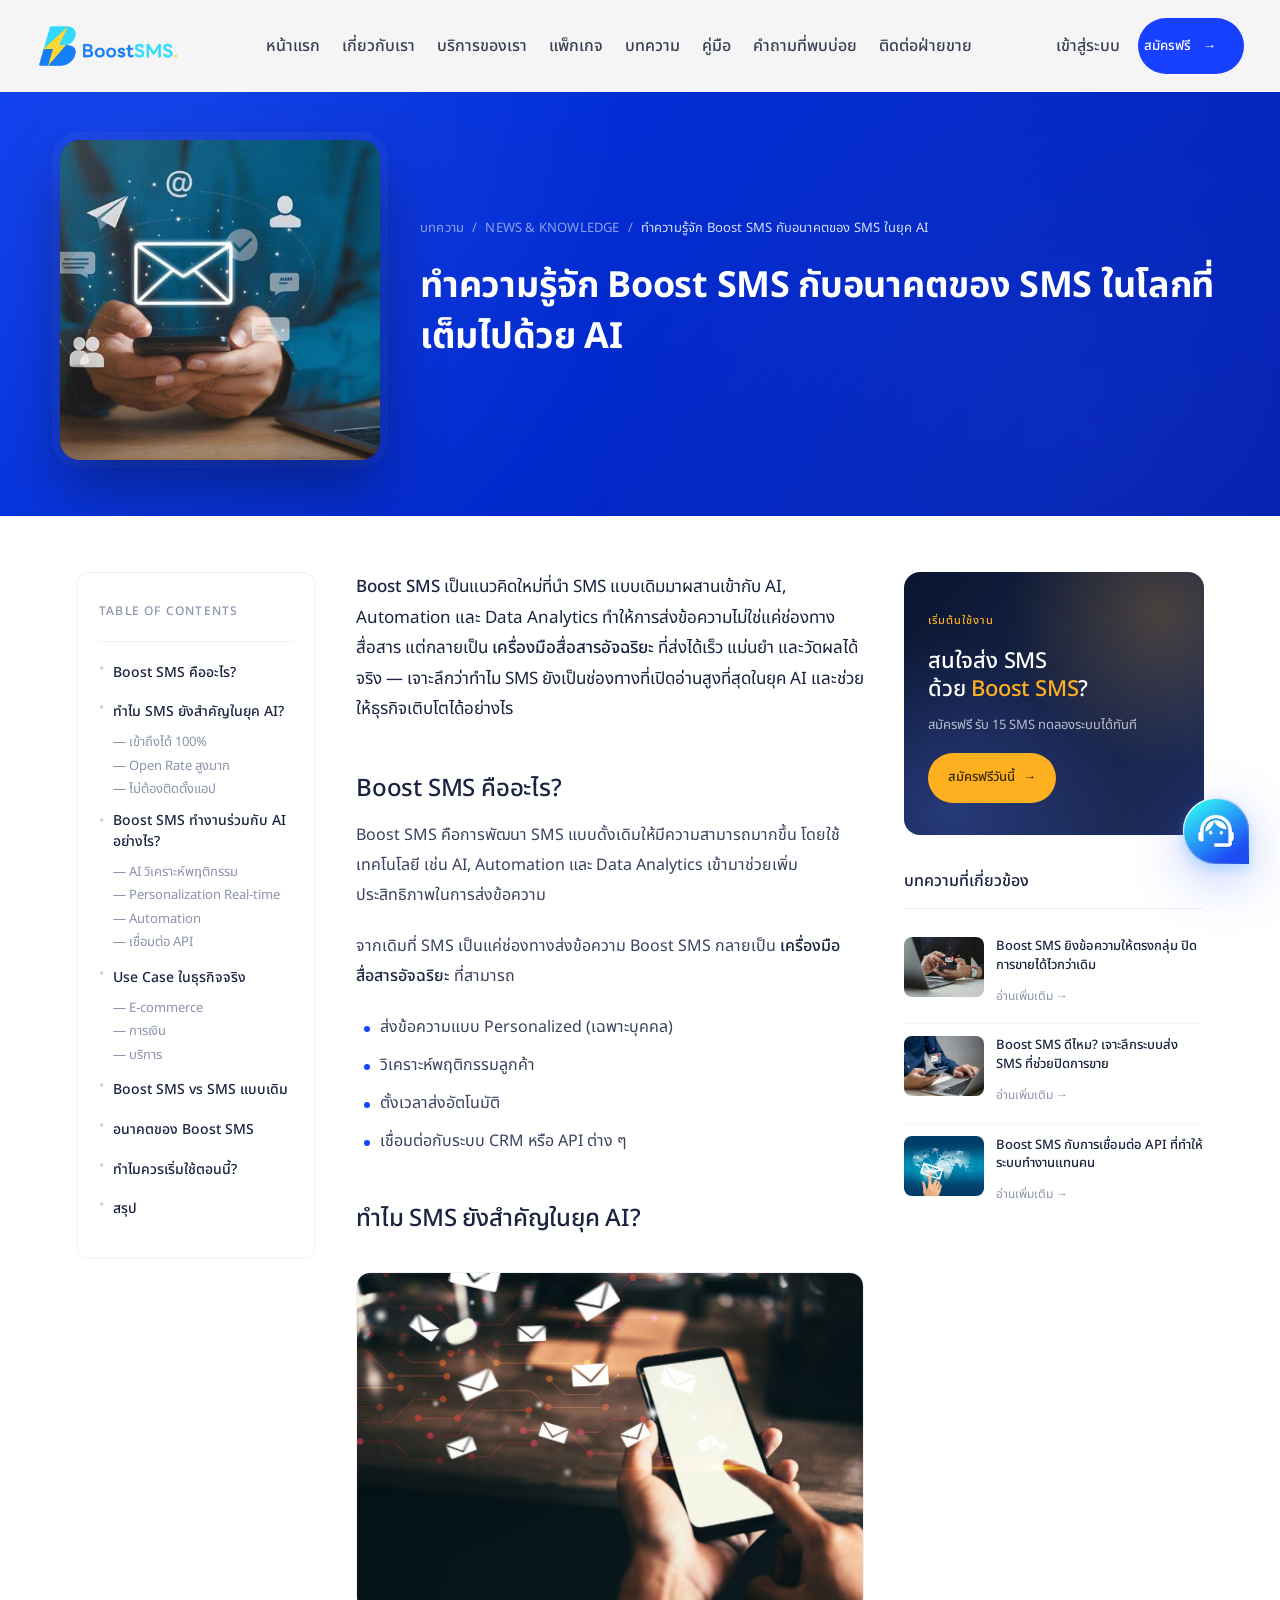
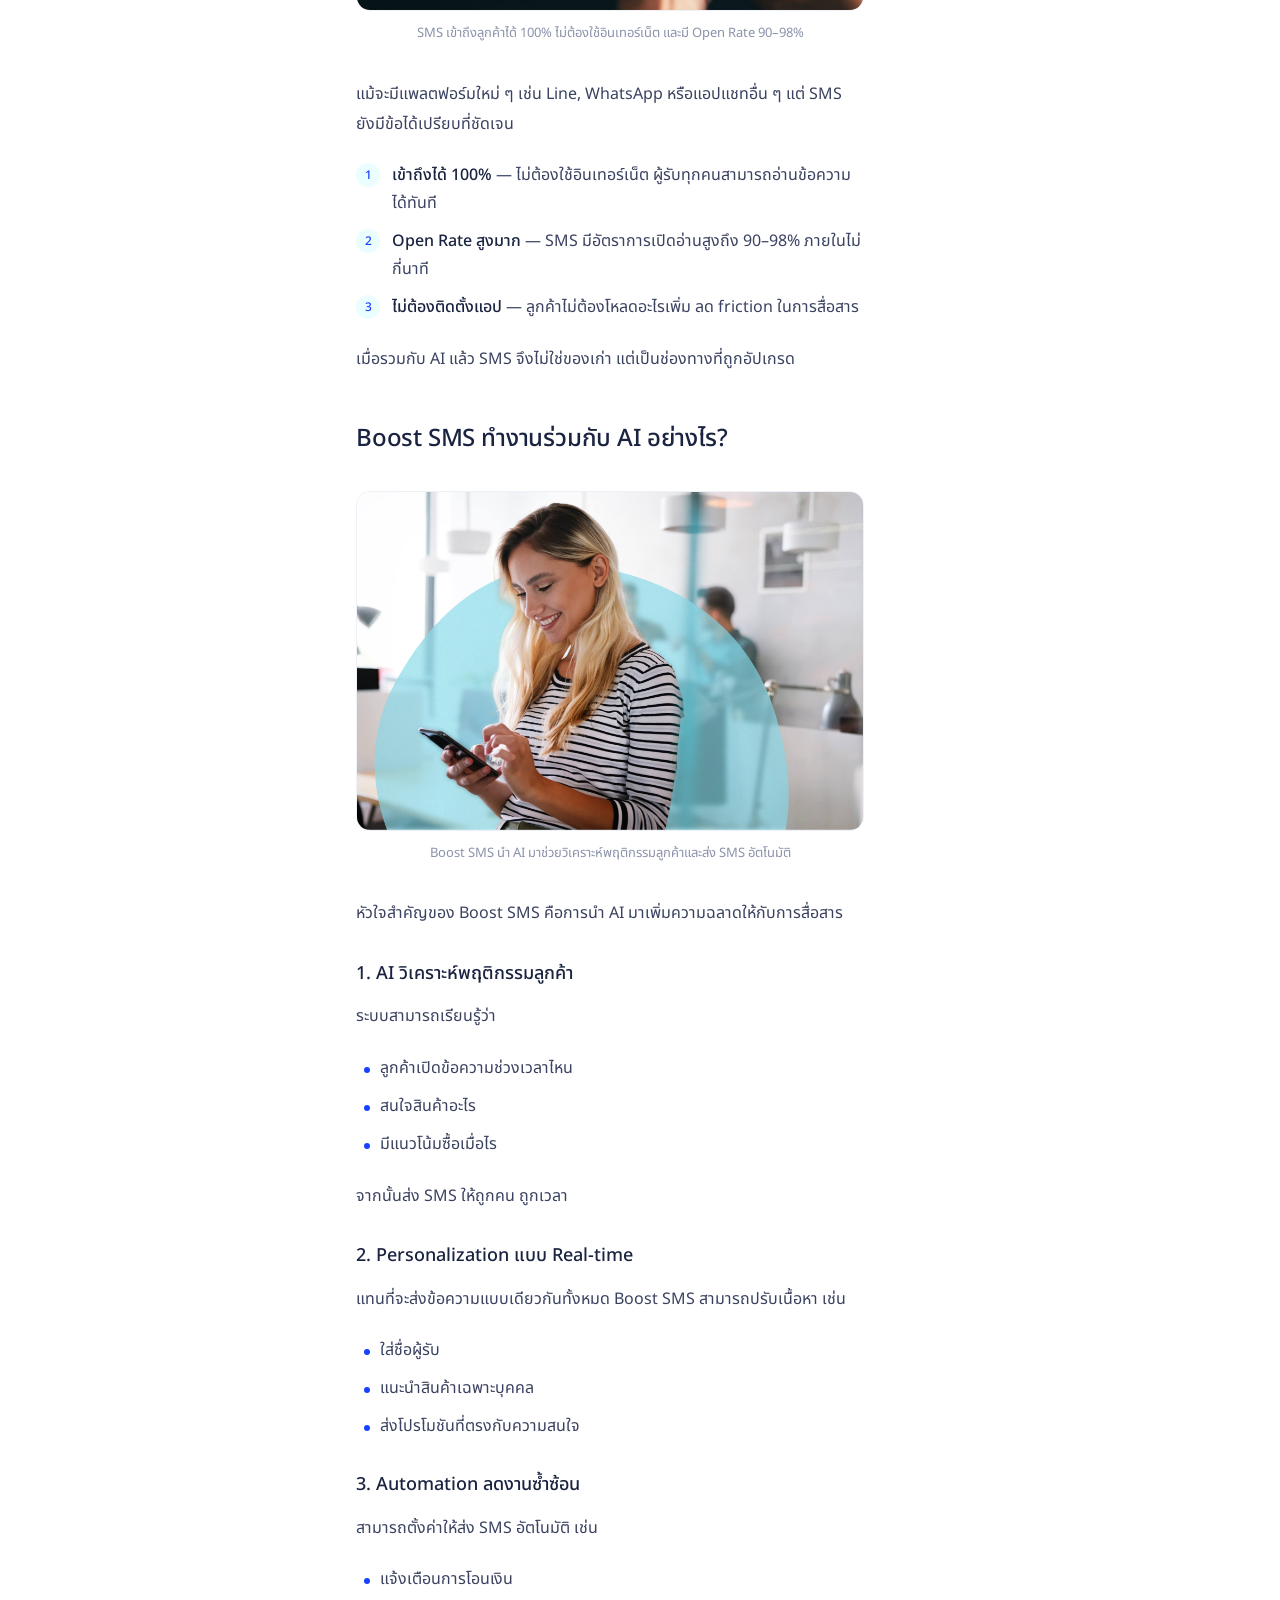
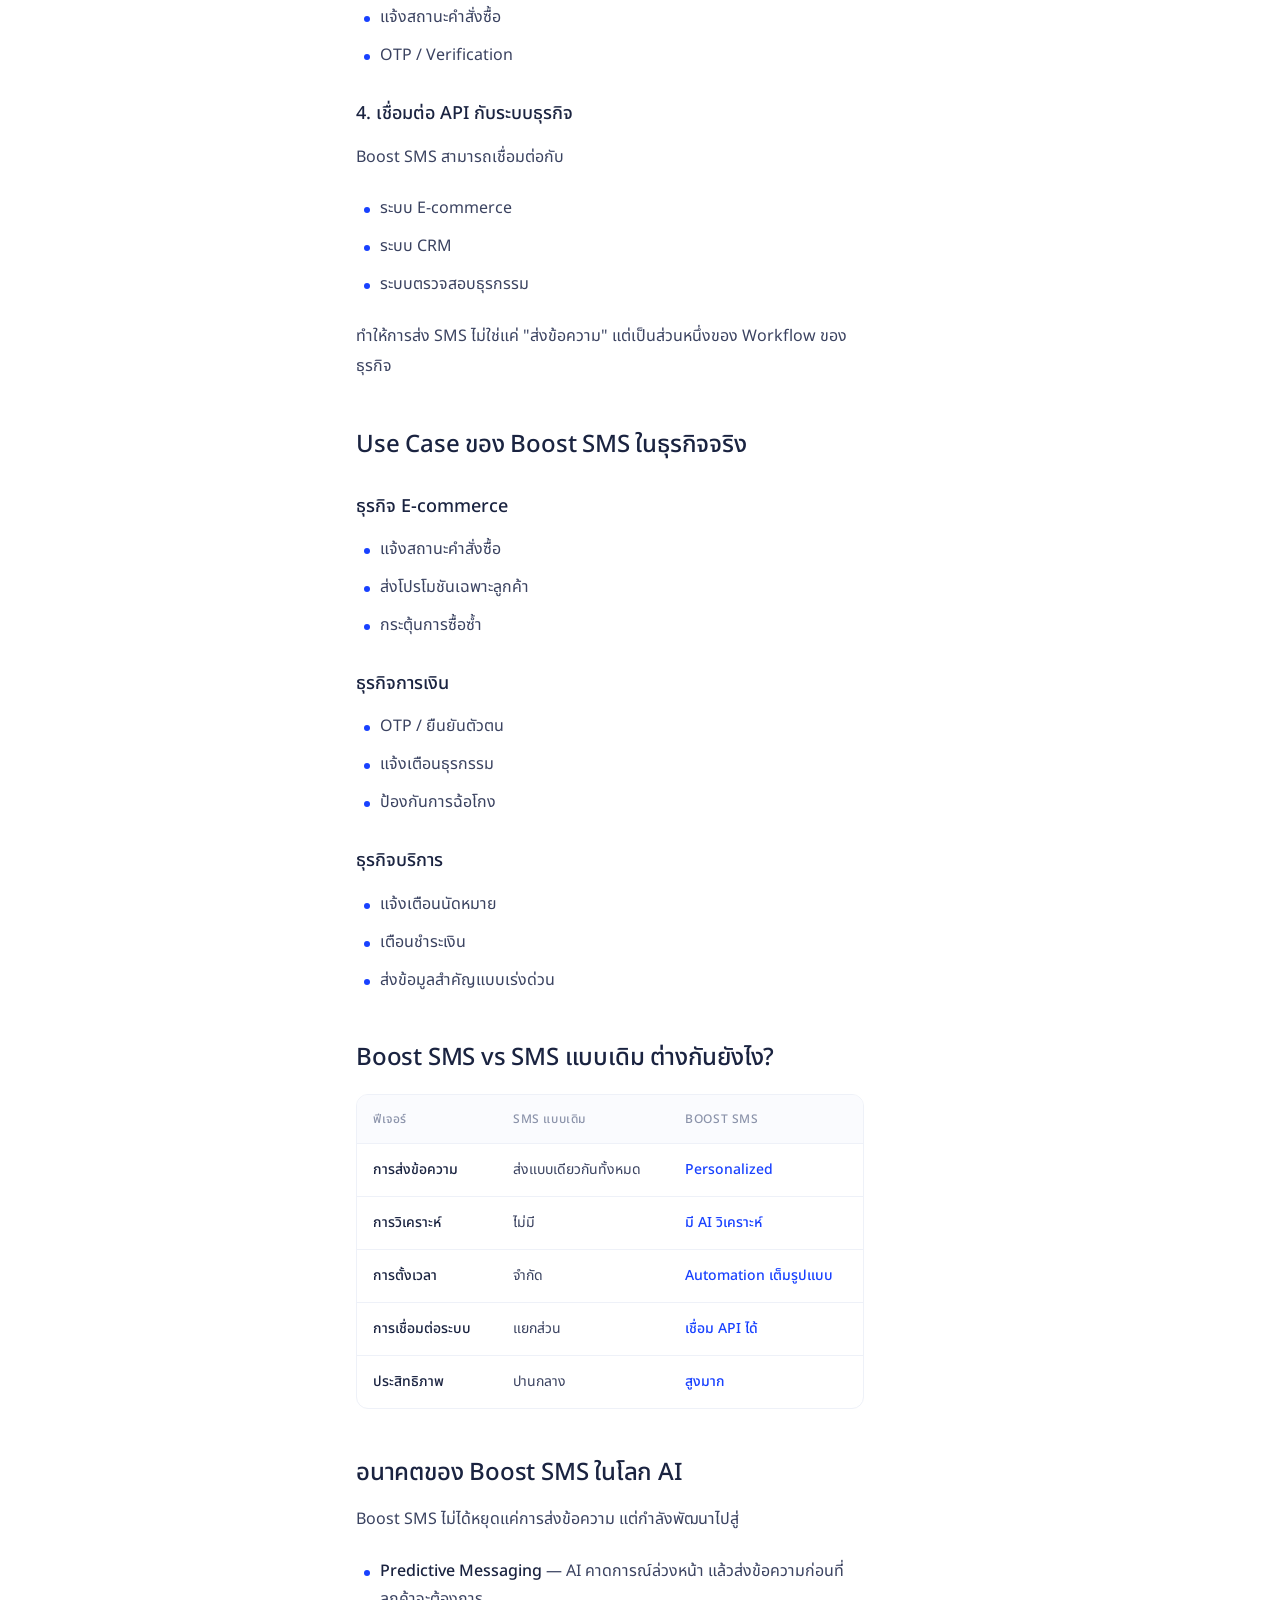
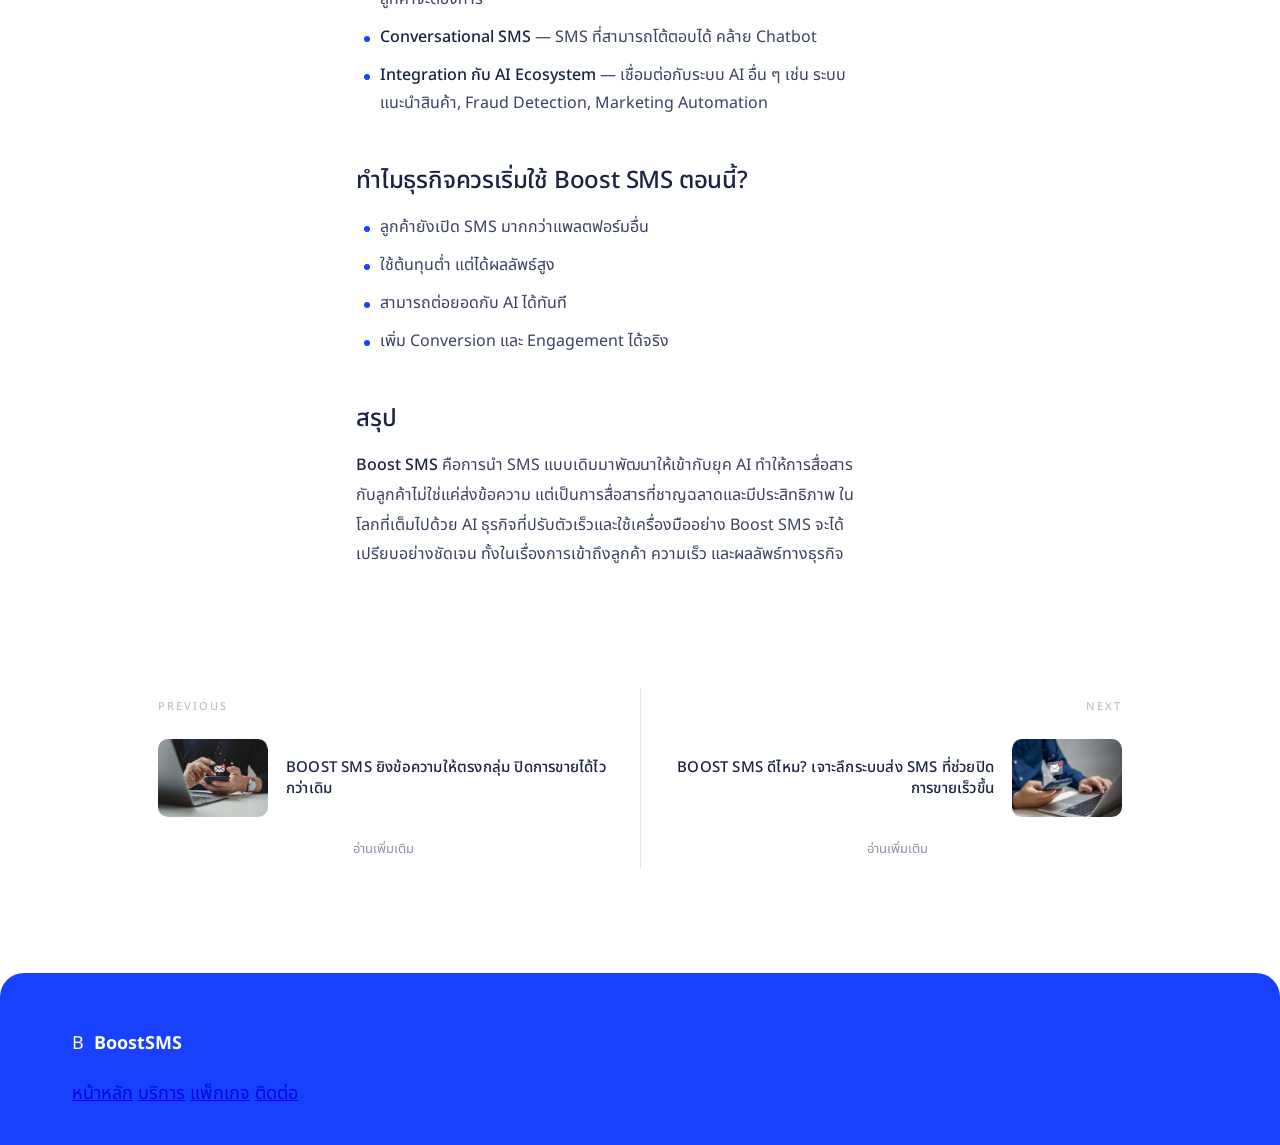
<file: article-boost-sms-ai-future.html>
<!doctype html>
<html lang="th">
  <head>
    <meta charset="UTF-8" />
    <meta name="viewport" content="width=device-width, initial-scale=1.0" />
    <title>ทำความรู้จัก Boost SMS กับอนาคตของ SMS ในโลกที่เต็มไปด้วย AI | BoostSMS</title>
    <link rel="preconnect" href="https://fonts.googleapis.com" />
    <link rel="preconnect" href="https://fonts.gstatic.com" crossorigin />
    <link
      href="https://fonts.googleapis.com/css2?family=Noto+Sans+Thai:wght@300;400;500;600;700&display=swap"
      rel="stylesheet"
    />
    <link rel="stylesheet" href="styles.css" />
  </head>
  <body>
    <div class="page-shell">
      <header class="topbar">
        <a class="logo" href="index.html">
          <img src="assets/logo-boostsms.png" alt="BoostSMS" class="logo-image" />
        </a>
        <nav class="desktop-nav">
          <a href="index.html">หน้าแรก</a>
          <a href="index.html">เกี่ยวกับเรา</a>
          <a href="index.html">บริการของเรา</a>
          <a href="index.html">แพ็กเกจ</a>
          <a href="index.html#blog">บทความ</a>
          <a href="index.html">คู่มือ</a>
          <a href="index.html">คำถามที่พบบ่อย</a>
          <a href="index.html">ติดต่อฝ่ายขาย</a>
        </nav>
        <div class="topbar-actions">
          <a class="nav-login" href="#">เข้าสู่ระบบ</a>
          <button class="btn btn-primary btn-signup">
            สมัครฟรี
            <span class="arrow" aria-hidden="true">→</span>
          </button>
        </div>
      </header>

      <main>
        <article class="article-page-v2">
          <section class="article-hero-dark">
            <div class="article-hero-grid">
              <div class="article-hero-cover">
                <img src="assets/cover-ai.jpeg" alt="Boost SMS กับอนาคตของ SMS ในยุค AI" />
              </div>
              <div class="article-hero-info">
                <div class="article-breadcrumb-dark">
                  <a href="index.html">บทความ</a>
                  <span aria-hidden="true">/</span>
                  <a href="index.html#blog">NEWS &amp; KNOWLEDGE</a>
                  <span aria-hidden="true">/</span>
                  <span>ทำความรู้จัก Boost SMS กับอนาคตของ SMS ในยุค AI</span>
                </div>
                <h1>ทำความรู้จัก Boost SMS กับอนาคตของ SMS ในโลกที่เต็มไปด้วย AI</h1>
              </div>
            </div>
          </section>

          <section class="article-body-layout">
            <aside class="article-toc-sidebar">
              <div class="toc-sidebar-title">TABLE OF CONTENTS</div>
              <ul class="toc-sidebar-list">
                <li><a href="#what-is-boost-sms">Boost SMS คืออะไร?</a></li>
                <li>
                  <a href="#why-sms-matter">ทำไม SMS ยังสำคัญในยุค AI?</a>
                  <ul>
                    <li><a href="#why-sms-matter">— เข้าถึงได้ 100%</a></li>
                    <li><a href="#why-sms-matter">— Open Rate สูงมาก</a></li>
                    <li><a href="#why-sms-matter">— ไม่ต้องติดตั้งแอป</a></li>
                  </ul>
                </li>
                <li>
                  <a href="#work-with-ai">Boost SMS ทำงานร่วมกับ AI อย่างไร?</a>
                  <ul>
                    <li><a href="#work-with-ai">— AI วิเคราะห์พฤติกรรม</a></li>
                    <li><a href="#work-with-ai">— Personalization Real-time</a></li>
                    <li><a href="#work-with-ai">— Automation</a></li>
                    <li><a href="#work-with-ai">— เชื่อมต่อ API</a></li>
                  </ul>
                </li>
                <li>
                  <a href="#use-cases">Use Case ในธุรกิจจริง</a>
                  <ul>
                    <li><a href="#use-cases">— E-commerce</a></li>
                    <li><a href="#use-cases">— การเงิน</a></li>
                    <li><a href="#use-cases">— บริการ</a></li>
                  </ul>
                </li>
                <li><a href="#comparison">Boost SMS vs SMS แบบเดิม</a></li>
                <li><a href="#future">อนาคตของ Boost SMS</a></li>
                <li><a href="#why-start-now">ทำไมควรเริ่มใช้ตอนนี้?</a></li>
                <li><a href="#conclusion">สรุป</a></li>
              </ul>
            </aside>

            <div class="article-main-content">
              <div class="article-content">
                <p class="article-lead">
                  <strong>Boost SMS</strong> เป็นแนวคิดใหม่ที่นำ SMS แบบเดิมมาผสานเข้ากับ
                  AI, Automation และ Data Analytics ทำให้การส่งข้อความไม่ใช่แค่ช่องทางสื่อสาร
                  แต่กลายเป็น <strong>เครื่องมือสื่อสารอัจฉริยะ</strong>
                  ที่ส่งได้เร็ว แม่นยำ และวัดผลได้จริง — เจาะลึกว่าทำไม SMS
                  ยังเป็นช่องทางที่เปิดอ่านสูงที่สุดในยุค AI และช่วยให้ธุรกิจเติบโตได้อย่างไร
                </p>

                <h2 id="what-is-boost-sms">Boost SMS คืออะไร?</h2>
                <p>
                  Boost SMS คือการพัฒนา SMS แบบดั้งเดิมให้มีความสามารถมากขึ้น
                  โดยใช้เทคโนโลยี เช่น AI, Automation และ Data Analytics
                  เข้ามาช่วยเพิ่มประสิทธิภาพในการส่งข้อความ
                </p>
                <p>
                  จากเดิมที่ SMS เป็นแค่ช่องทางส่งข้อความ Boost SMS กลายเป็น
                  <strong>เครื่องมือสื่อสารอัจฉริยะ</strong> ที่สามารถ
                </p>
                <ul class="feature-list">
                  <li>ส่งข้อความแบบ Personalized (เฉพาะบุคคล)</li>
                  <li>วิเคราะห์พฤติกรรมลูกค้า</li>
                  <li>ตั้งเวลาส่งอัตโนมัติ</li>
                  <li>เชื่อมต่อกับระบบ CRM หรือ API ต่าง ๆ</li>
                </ul>

                <h2 id="why-sms-matter">ทำไม SMS ยังสำคัญในยุค AI?</h2>
                <figure>
                  <img src="assets/blog-sms-marketing.jpg" alt="SMS ยังคงเป็นช่องทางที่มี Open Rate สูงที่สุด" />
                  <figcaption>SMS เข้าถึงลูกค้าได้ 100% ไม่ต้องใช้อินเทอร์เน็ต และมี Open Rate 90–98%</figcaption>
                </figure>
                <p>
                  แม้จะมีแพลตฟอร์มใหม่ ๆ เช่น Line, WhatsApp หรือแอปแชทอื่น ๆ แต่ SMS
                  ยังมีข้อได้เปรียบที่ชัดเจน
                </p>
                <ol>
                  <li>
                    <strong>เข้าถึงได้ 100%</strong> — ไม่ต้องใช้อินเทอร์เน็ต
                    ผู้รับทุกคนสามารถอ่านข้อความได้ทันที
                  </li>
                  <li>
                    <strong>Open Rate สูงมาก</strong> — SMS
                    มีอัตราการเปิดอ่านสูงถึง 90–98% ภายในไม่กี่นาที
                  </li>
                  <li>
                    <strong>ไม่ต้องติดตั้งแอป</strong> —
                    ลูกค้าไม่ต้องโหลดอะไรเพิ่ม ลด friction ในการสื่อสาร
                  </li>
                </ol>
                <p>เมื่อรวมกับ AI แล้ว SMS จึงไม่ใช่ของเก่า แต่เป็นช่องทางที่ถูกอัปเกรด</p>

                <h2 id="work-with-ai">Boost SMS ทำงานร่วมกับ AI อย่างไร?</h2>
                <figure>
                  <img src="assets/blog-boost-header.jpg" alt="Boost SMS ที่ใช้ AI วิเคราะห์และส่งข้อความอัตโนมัติ" />
                  <figcaption>Boost SMS นำ AI มาช่วยวิเคราะห์พฤติกรรมลูกค้าและส่ง SMS อัตโนมัติ</figcaption>
                </figure>
                <p>หัวใจสำคัญของ Boost SMS คือการนำ AI มาเพิ่มความฉลาดให้กับการสื่อสาร</p>

                <h3>1. AI วิเคราะห์พฤติกรรมลูกค้า</h3>
                <p>ระบบสามารถเรียนรู้ว่า</p>
                <ul class="feature-list">
                  <li>ลูกค้าเปิดข้อความช่วงเวลาไหน</li>
                  <li>สนใจสินค้าอะไร</li>
                  <li>มีแนวโน้มซื้อเมื่อไร</li>
                </ul>
                <p>จากนั้นส่ง SMS ให้ถูกคน ถูกเวลา</p>

                <h3>2. Personalization แบบ Real-time</h3>
                <p>
                  แทนที่จะส่งข้อความแบบเดียวกันทั้งหมด Boost SMS สามารถปรับเนื้อหา
                  เช่น
                </p>
                <ul class="feature-list">
                  <li>ใส่ชื่อผู้รับ</li>
                  <li>แนะนำสินค้าเฉพาะบุคคล</li>
                  <li>ส่งโปรโมชันที่ตรงกับความสนใจ</li>
                </ul>

                <h3>3. Automation ลดงานซ้ำซ้อน</h3>
                <p>สามารถตั้งค่าให้ส่ง SMS อัตโนมัติ เช่น</p>
                <ul class="feature-list">
                  <li>แจ้งเตือนการโอนเงิน</li>
                  <li>แจ้งสถานะคำสั่งซื้อ</li>
                  <li>OTP / Verification</li>
                </ul>

                <h3>4. เชื่อมต่อ API กับระบบธุรกิจ</h3>
                <p>Boost SMS สามารถเชื่อมต่อกับ</p>
                <ul class="feature-list">
                  <li>ระบบ E-commerce</li>
                  <li>ระบบ CRM</li>
                  <li>ระบบตรวจสอบธุรกรรม</li>
                </ul>
                <p>ทำให้การส่ง SMS ไม่ใช่แค่ "ส่งข้อความ" แต่เป็นส่วนหนึ่งของ Workflow ของธุรกิจ</p>

                <h2 id="use-cases">Use Case ของ Boost SMS ในธุรกิจจริง</h2>

                <h3>ธุรกิจ E-commerce</h3>
                <ul class="feature-list">
                  <li>แจ้งสถานะคำสั่งซื้อ</li>
                  <li>ส่งโปรโมชันเฉพาะลูกค้า</li>
                  <li>กระตุ้นการซื้อซ้ำ</li>
                </ul>

                <h3>ธุรกิจการเงิน</h3>
                <ul class="feature-list">
                  <li>OTP / ยืนยันตัวตน</li>
                  <li>แจ้งเตือนธุรกรรม</li>
                  <li>ป้องกันการฉ้อโกง</li>
                </ul>

                <h3>ธุรกิจบริการ</h3>
                <ul class="feature-list">
                  <li>แจ้งเตือนนัดหมาย</li>
                  <li>เตือนชำระเงิน</li>
                  <li>ส่งข้อมูลสำคัญแบบเร่งด่วน</li>
                </ul>

                <h2 id="comparison">Boost SMS vs SMS แบบเดิม ต่างกันยังไง?</h2>
                <div class="article-table-wrap">
                  <table class="article-table">
                    <thead>
                      <tr>
                        <th>ฟีเจอร์</th>
                        <th>SMS แบบเดิม</th>
                        <th>Boost SMS</th>
                      </tr>
                    </thead>
                    <tbody>
                      <tr>
                        <td>การส่งข้อความ</td>
                        <td>ส่งแบบเดียวกันทั้งหมด</td>
                        <td><strong>Personalized</strong></td>
                      </tr>
                      <tr>
                        <td>การวิเคราะห์</td>
                        <td>ไม่มี</td>
                        <td><strong>มี AI วิเคราะห์</strong></td>
                      </tr>
                      <tr>
                        <td>การตั้งเวลา</td>
                        <td>จำกัด</td>
                        <td><strong>Automation เต็มรูปแบบ</strong></td>
                      </tr>
                      <tr>
                        <td>การเชื่อมต่อระบบ</td>
                        <td>แยกส่วน</td>
                        <td><strong>เชื่อม API ได้</strong></td>
                      </tr>
                      <tr>
                        <td>ประสิทธิภาพ</td>
                        <td>ปานกลาง</td>
                        <td><strong>สูงมาก</strong></td>
                      </tr>
                    </tbody>
                  </table>
                </div>

                <h2 id="future">อนาคตของ Boost SMS ในโลก AI</h2>
                <p>Boost SMS ไม่ได้หยุดแค่การส่งข้อความ แต่กำลังพัฒนาไปสู่</p>
                <ul class="feature-list">
                  <li>
                    <strong>Predictive Messaging</strong> — AI คาดการณ์ล่วงหน้า
                    แล้วส่งข้อความก่อนที่ลูกค้าจะต้องการ
                  </li>
                  <li>
                    <strong>Conversational SMS</strong> — SMS ที่สามารถโต้ตอบได้
                    คล้าย Chatbot
                  </li>
                  <li>
                    <strong>Integration กับ AI Ecosystem</strong> — เชื่อมต่อกับระบบ
                    AI อื่น ๆ เช่น ระบบแนะนำสินค้า, Fraud Detection, Marketing Automation
                  </li>
                </ul>

                <h2 id="why-start-now">ทำไมธุรกิจควรเริ่มใช้ Boost SMS ตอนนี้?</h2>
                <ul class="feature-list">
                  <li>ลูกค้ายังเปิด SMS มากกว่าแพลตฟอร์มอื่น</li>
                  <li>ใช้ต้นทุนต่ำ แต่ได้ผลลัพธ์สูง</li>
                  <li>สามารถต่อยอดกับ AI ได้ทันที</li>
                  <li>เพิ่ม Conversion และ Engagement ได้จริง</li>
                </ul>

                <h2 id="conclusion">สรุป</h2>
                <p>
                  <strong>Boost SMS</strong> คือการนำ SMS แบบเดิมมาพัฒนาให้เข้ากับยุค
                  AI ทำให้การสื่อสารกับลูกค้าไม่ใช่แค่ส่งข้อความ
                  แต่เป็นการสื่อสารที่ชาญฉลาดและมีประสิทธิภาพ
                  ในโลกที่เต็มไปด้วย AI ธุรกิจที่ปรับตัวเร็วและใช้เครื่องมืออย่าง Boost
                  SMS จะได้เปรียบอย่างชัดเจน ทั้งในเรื่องการเข้าถึงลูกค้า ความเร็ว
                  และผลลัพธ์ทางธุรกิจ
                </p>
              </div>
            </div>

            <aside class="article-right-sidebar">
              <a href="#" class="sidebar-cta-banner">
                <div class="sidebar-cta-inner">
                  <div class="sidebar-cta-eyebrow">เริ่มต้นใช้งาน</div>
                  <div class="sidebar-cta-headline">
                    สนใจส่ง SMS<br />ด้วย <span>Boost SMS</span>?
                  </div>
                  <div class="sidebar-cta-subtext">
                    สมัครฟรี รับ 15 SMS ทดลองระบบได้ทันที
                  </div>
                  <div class="sidebar-cta-button">
                    สมัครฟรีวันนี้
                    <span aria-hidden="true">→</span>
                  </div>
                </div>
                <div class="sidebar-cta-deco" aria-hidden="true"></div>
              </a>

              <div class="sidebar-related">
                <div class="sidebar-related-title">บทความที่เกี่ยวข้อง</div>
                <a href="article-boost-sms-targeted.html" class="sidebar-related-item">
                  <div class="sr-thumb"><img src="assets/cover-targeted.jpeg" alt="" /></div>
                  <div class="sr-body">
                    <h4>Boost SMS ยิงข้อความให้ตรงกลุ่ม ปิดการขายได้ไวกว่าเดิม</h4>
                    <span class="sr-more">อ่านเพิ่มเติม →</span>
                  </div>
                </a>
                <a href="article-boost-sms-review.html" class="sidebar-related-item">
                  <div class="sr-thumb"><img src="assets/cover-review.jpg" alt="" /></div>
                  <div class="sr-body">
                    <h4>Boost SMS ดีไหม? เจาะลึกระบบส่ง SMS ที่ช่วยปิดการขาย</h4>
                    <span class="sr-more">อ่านเพิ่มเติม →</span>
                  </div>
                </a>
                <a href="article-boost-sms-api.html" class="sidebar-related-item">
                  <div class="sr-thumb"><img src="assets/cover-network.jpg" alt="" /></div>
                  <div class="sr-body">
                    <h4>Boost SMS กับการเชื่อมต่อ API ที่ทำให้ระบบทำงานแทนคน</h4>
                    <span class="sr-more">อ่านเพิ่มเติม →</span>
                  </div>
                </a>
              </div>
            </aside>
          </section>

          <nav class="article-prevnext" aria-label="บทความก่อนหน้าและถัดไป">
            <a href="article-boost-sms-targeted.html" class="prevnext-item prevnext-prev">
              <div class="prevnext-label">PREVIOUS</div>
              <div class="prevnext-body">
                <div class="prevnext-thumb">
                  <img src="assets/cover-targeted.jpeg" alt="" />
                </div>
                <div class="prevnext-text">
                  <h4>BOOST SMS ยิงข้อความให้ตรงกลุ่ม ปิดการขายได้ไวกว่าเดิม</h4>
                </div>
              </div>
              <div class="prevnext-more">อ่านเพิ่มเติม</div>
            </a>
            <a href="#" class="prevnext-item prevnext-next">
              <div class="prevnext-label">NEXT</div>
              <div class="prevnext-body">
                <div class="prevnext-text">
                  <h4>BOOST SMS ดีไหม? เจาะลึกระบบส่ง SMS ที่ช่วยปิดการขายเร็วขึ้น</h4>
                </div>
                <div class="prevnext-thumb">
                  <img src="assets/cover-review.jpg" alt="" />
                </div>
              </div>
              <div class="prevnext-more">อ่านเพิ่มเติม</div>
            </a>
          </nav>
        </article>
      </main>

      <footer class="footer">
        <div class="footer-brand">
          <span class="logo-mark">B</span>
          <strong>BoostSMS</strong>
        </div>
        <div class="footer-links">
          <a href="index.html">หน้าหลัก</a>
          <a href="index.html">บริการ</a>
          <a href="index.html">แพ็กเกจ</a>
          <a href="index.html">ติดต่อ</a>
        </div>
      </footer>
    </div>

    <a href="https://line.me/R/ti/p/@064iqpfd?oat_content=url&ts=04281319" target="_blank" rel="noopener" class="chat-popup" aria-label="แชทกับเราทาง LINE">
      <img src="assets/chat-popup.png" alt="Chat" />
    </a>

    <script src="script.js"></script>
  </body>
</html>
</file>
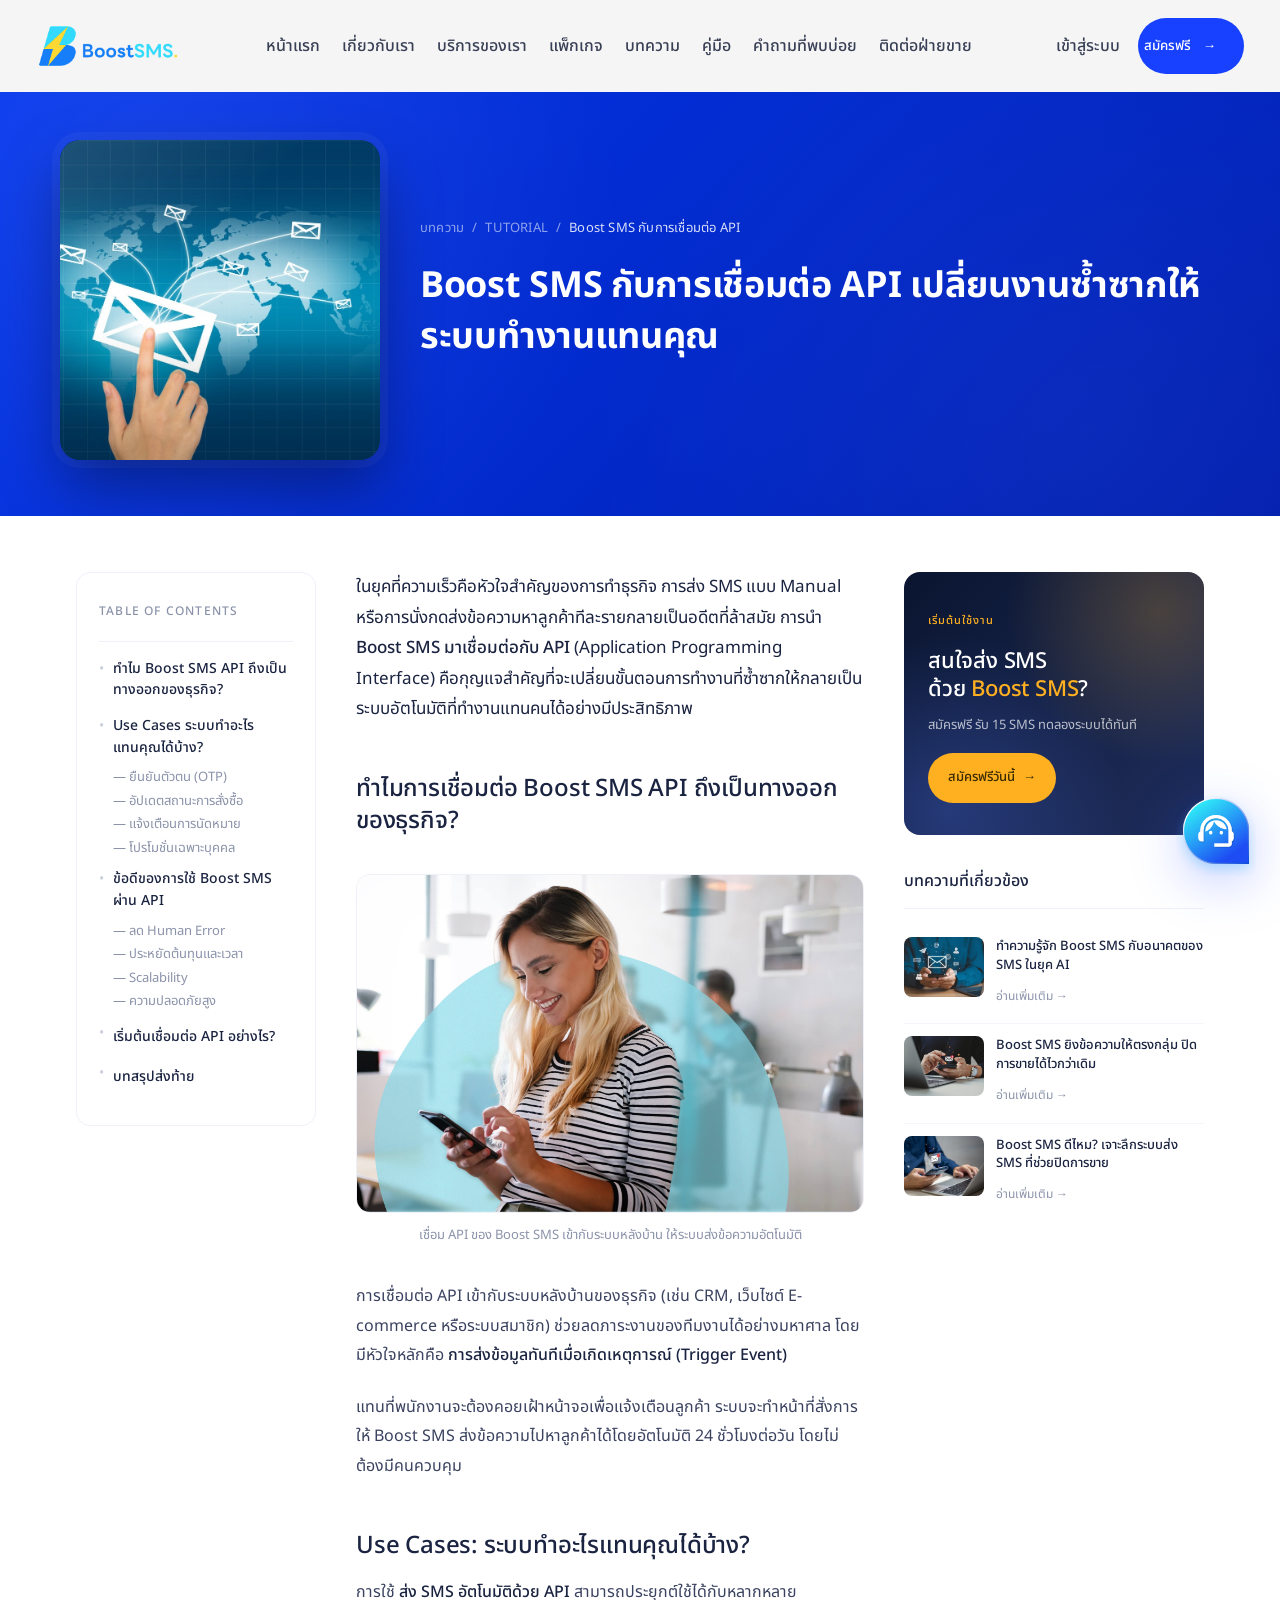
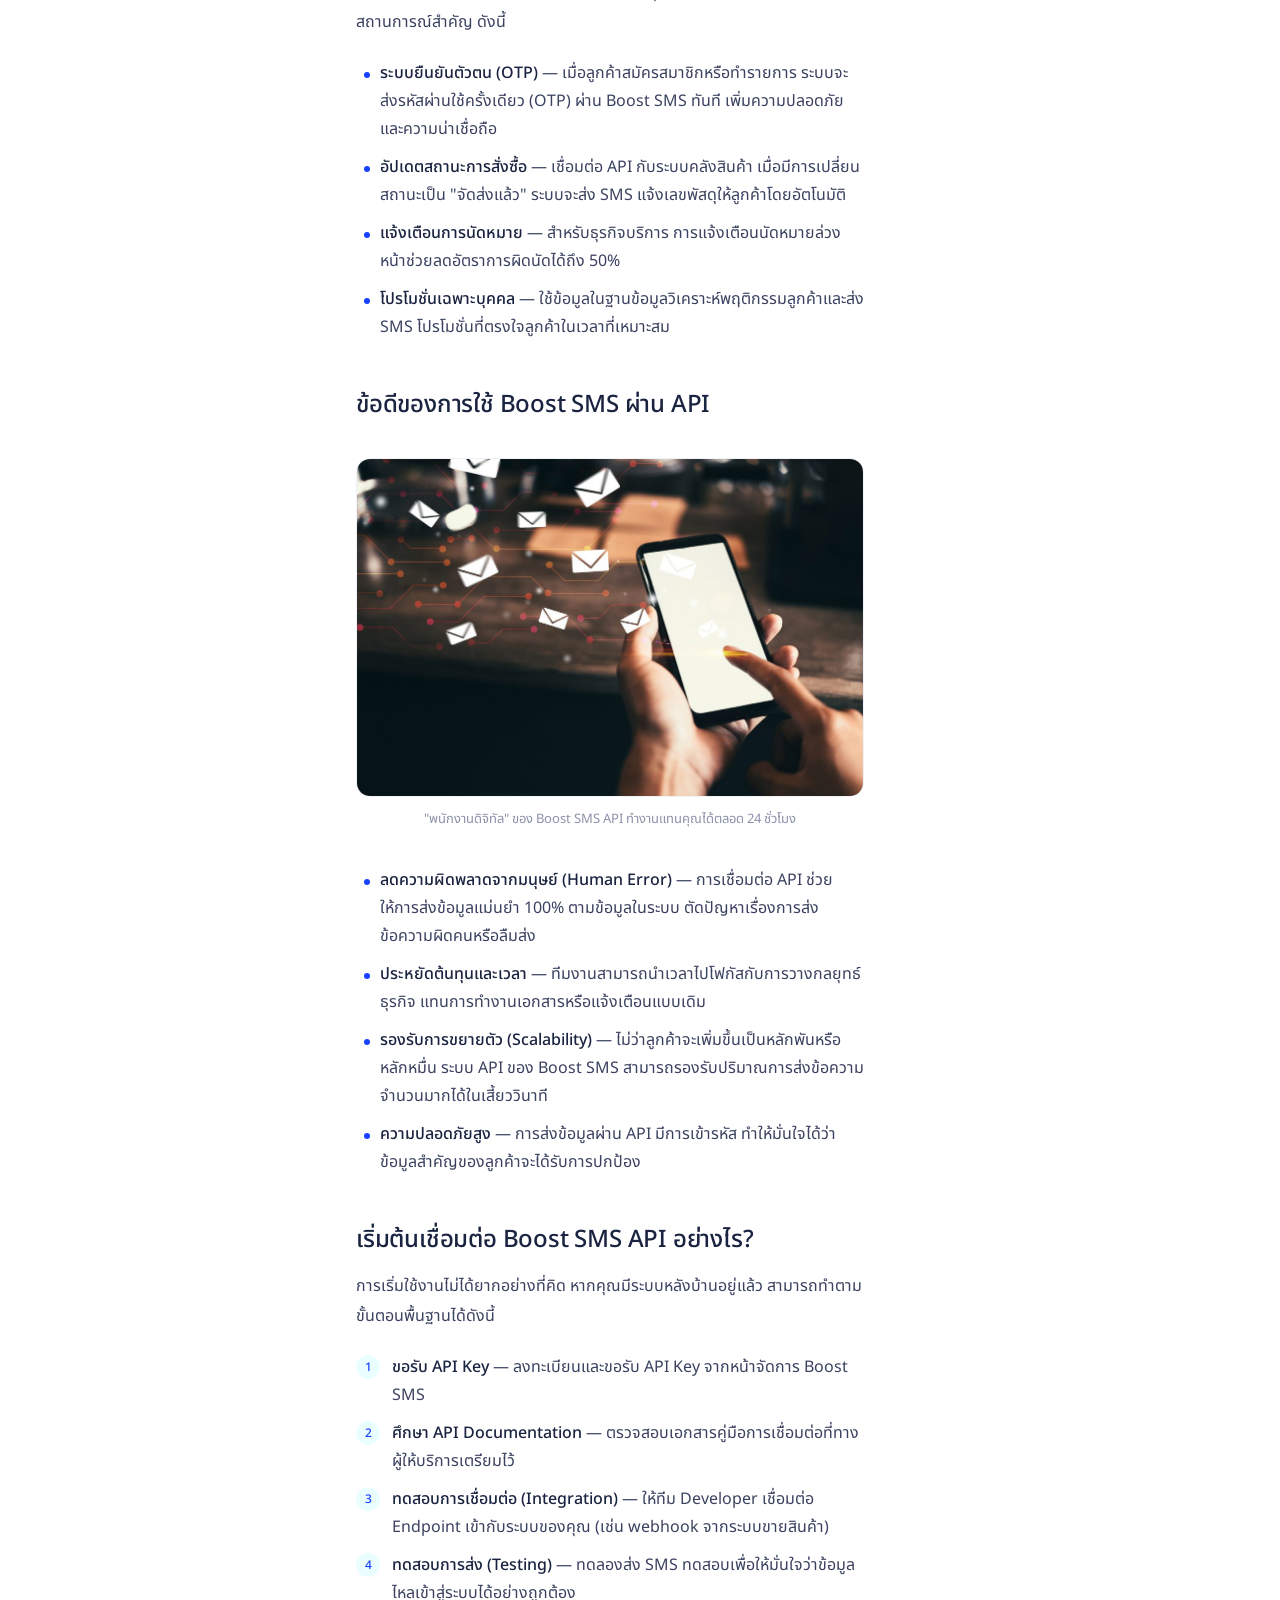
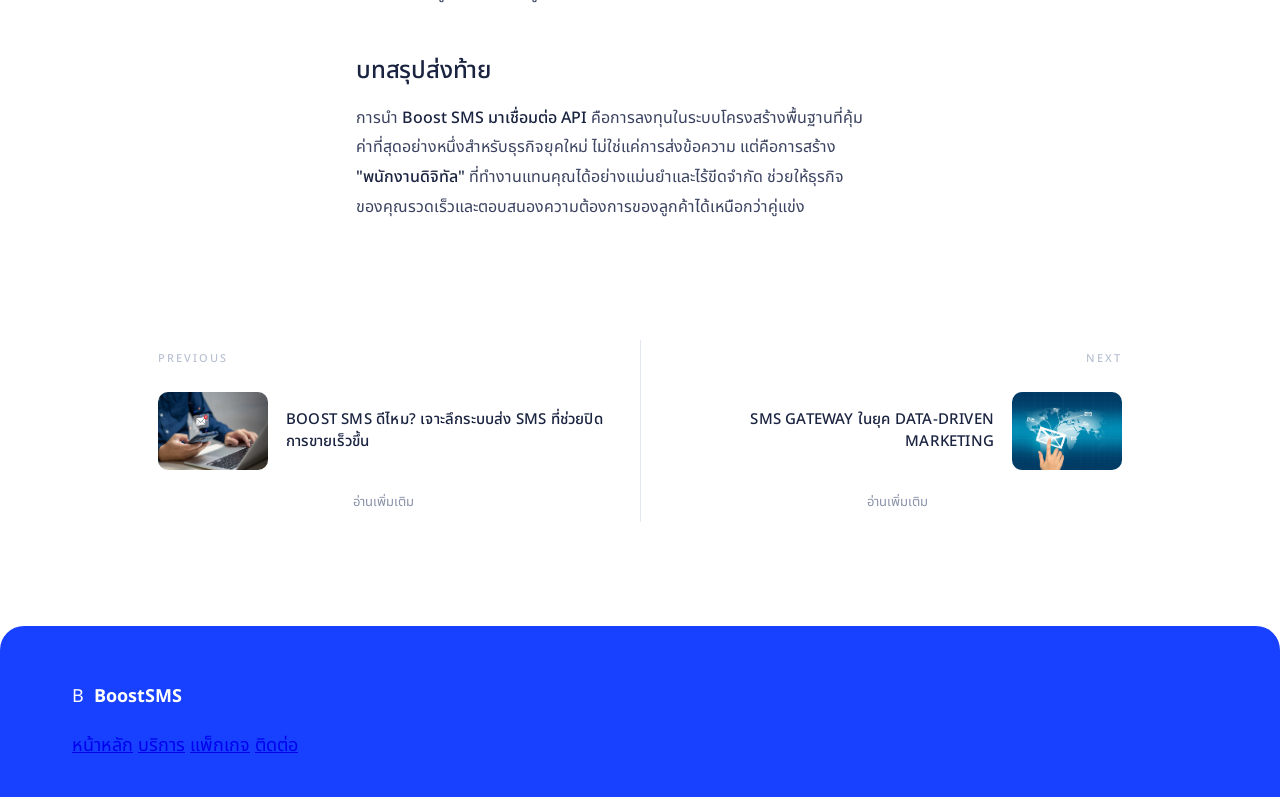
<file: article-boost-sms-api.html>
<!doctype html>
<html lang="th">
  <head>
    <meta charset="UTF-8" />
    <meta name="viewport" content="width=device-width, initial-scale=1.0" />
    <title>Boost SMS กับการเชื่อมต่อ API เปลี่ยนงานซ้ำซากให้ระบบทำงานแทนคุณ | BoostSMS</title>
    <link rel="preconnect" href="https://fonts.googleapis.com" />
    <link rel="preconnect" href="https://fonts.gstatic.com" crossorigin />
    <link
      href="https://fonts.googleapis.com/css2?family=Noto+Sans+Thai:wght@300;400;500;600;700&display=swap"
      rel="stylesheet"
    />
    <link rel="stylesheet" href="styles.css" />
  </head>
  <body>
    <div class="page-shell">
      <header class="topbar">
        <a class="logo" href="index.html">
          <img src="assets/logo-boostsms.png" alt="BoostSMS" class="logo-image" />
        </a>
        <nav class="desktop-nav">
          <a href="index.html">หน้าแรก</a>
          <a href="index.html">เกี่ยวกับเรา</a>
          <a href="index.html">บริการของเรา</a>
          <a href="index.html">แพ็กเกจ</a>
          <a href="index.html#blog">บทความ</a>
          <a href="index.html">คู่มือ</a>
          <a href="index.html">คำถามที่พบบ่อย</a>
          <a href="index.html">ติดต่อฝ่ายขาย</a>
        </nav>
        <div class="topbar-actions">
          <a class="nav-login" href="#">เข้าสู่ระบบ</a>
          <button class="btn btn-primary btn-signup">
            สมัครฟรี
            <span class="arrow" aria-hidden="true">→</span>
          </button>
        </div>
      </header>

      <main>
        <article class="article-page-v2">
          <section class="article-hero-dark">
            <div class="article-hero-grid">
              <div class="article-hero-cover">
                <img src="assets/cover-network.jpg" alt="Boost SMS กับการเชื่อมต่อ API" />
              </div>
              <div class="article-hero-info">
                <div class="article-breadcrumb-dark">
                  <a href="index.html">บทความ</a>
                  <span aria-hidden="true">/</span>
                  <a href="index.html#blog">TUTORIAL</a>
                  <span aria-hidden="true">/</span>
                  <span>Boost SMS กับการเชื่อมต่อ API</span>
                </div>
                <h1>Boost SMS กับการเชื่อมต่อ API เปลี่ยนงานซ้ำซากให้ระบบทำงานแทนคุณ</h1>
              </div>
            </div>
          </section>

          <section class="article-body-layout">
            <aside class="article-toc-sidebar">
              <div class="toc-sidebar-title">TABLE OF CONTENTS</div>
              <ul class="toc-sidebar-list">
                <li><a href="#why-api">ทำไม Boost SMS API ถึงเป็นทางออกของธุรกิจ?</a></li>
                <li>
                  <a href="#use-cases">Use Cases ระบบทำอะไรแทนคุณได้บ้าง?</a>
                  <ul>
                    <li><a href="#use-cases">— ยืนยันตัวตน (OTP)</a></li>
                    <li><a href="#use-cases">— อัปเดตสถานะการสั่งซื้อ</a></li>
                    <li><a href="#use-cases">— แจ้งเตือนการนัดหมาย</a></li>
                    <li><a href="#use-cases">— โปรโมชั่นเฉพาะบุคคล</a></li>
                  </ul>
                </li>
                <li>
                  <a href="#benefits">ข้อดีของการใช้ Boost SMS ผ่าน API</a>
                  <ul>
                    <li><a href="#benefits">— ลด Human Error</a></li>
                    <li><a href="#benefits">— ประหยัดต้นทุนและเวลา</a></li>
                    <li><a href="#benefits">— Scalability</a></li>
                    <li><a href="#benefits">— ความปลอดภัยสูง</a></li>
                  </ul>
                </li>
                <li><a href="#getting-started">เริ่มต้นเชื่อมต่อ API อย่างไร?</a></li>
                <li><a href="#conclusion">บทสรุปส่งท้าย</a></li>
              </ul>
            </aside>

            <div class="article-main-content">
              <div class="article-content">
                <p class="article-lead">
                  ในยุคที่ความเร็วคือหัวใจสำคัญของการทำธุรกิจ การส่ง SMS แบบ
                  Manual หรือการนั่งกดส่งข้อความหาลูกค้าทีละรายกลายเป็นอดีตที่ล้าสมัย
                  การนำ <strong>Boost SMS มาเชื่อมต่อกับ API</strong>
                  (Application Programming Interface)
                  คือกุญแจสำคัญที่จะเปลี่ยนขั้นตอนการทำงานที่ซ้ำซากให้กลายเป็นระบบอัตโนมัติที่ทำงานแทนคนได้อย่างมีประสิทธิภาพ
                </p>

                <h2 id="why-api">ทำไมการเชื่อมต่อ Boost SMS API ถึงเป็นทางออกของธุรกิจ?</h2>
                <figure>
                  <img src="assets/blog-boost-header.jpg" alt="ตัวอย่างการเชื่อมต่อ API ของ Boost SMS" />
                  <figcaption>เชื่อม API ของ Boost SMS เข้ากับระบบหลังบ้าน ให้ระบบส่งข้อความอัตโนมัติ</figcaption>
                </figure>
                <p>
                  การเชื่อมต่อ API เข้ากับระบบหลังบ้านของธุรกิจ (เช่น CRM,
                  เว็บไซต์ E-commerce หรือระบบสมาชิก)
                  ช่วยลดภาระงานของทีมงานได้อย่างมหาศาล โดยมีหัวใจหลักคือ
                  <strong>การส่งข้อมูลทันทีเมื่อเกิดเหตุการณ์ (Trigger Event)</strong>
                </p>
                <p>
                  แทนที่พนักงานจะต้องคอยเฝ้าหน้าจอเพื่อแจ้งเตือนลูกค้า
                  ระบบจะทำหน้าที่สั่งการให้ Boost SMS
                  ส่งข้อความไปหาลูกค้าได้โดยอัตโนมัติ 24 ชั่วโมงต่อวัน
                  โดยไม่ต้องมีคนควบคุม
                </p>

                <h2 id="use-cases">Use Cases: ระบบทำอะไรแทนคุณได้บ้าง?</h2>
                <p>
                  การใช้ <strong>ส่ง SMS อัตโนมัติด้วย API</strong>
                  สามารถประยุกต์ใช้ได้กับหลากหลายสถานการณ์สำคัญ ดังนี้
                </p>
                <ul class="feature-list">
                  <li>
                    <strong>ระบบยืนยันตัวตน (OTP)</strong> —
                    เมื่อลูกค้าสมัครสมาชิกหรือทำรายการ
                    ระบบจะส่งรหัสผ่านใช้ครั้งเดียว (OTP) ผ่าน Boost SMS ทันที
                    เพิ่มความปลอดภัยและความน่าเชื่อถือ
                  </li>
                  <li>
                    <strong>อัปเดตสถานะการสั่งซื้อ</strong> — เชื่อมต่อ API
                    กับระบบคลังสินค้า เมื่อมีการเปลี่ยนสถานะเป็น "จัดส่งแล้ว"
                    ระบบจะส่ง SMS แจ้งเลขพัสดุให้ลูกค้าโดยอัตโนมัติ
                  </li>
                  <li>
                    <strong>แจ้งเตือนการนัดหมาย</strong> — สำหรับธุรกิจบริการ
                    การแจ้งเตือนนัดหมายล่วงหน้าช่วยลดอัตราการผิดนัดได้ถึง 50%
                  </li>
                  <li>
                    <strong>โปรโมชั่นเฉพาะบุคคล</strong> —
                    ใช้ข้อมูลในฐานข้อมูลวิเคราะห์พฤติกรรมลูกค้าและส่ง SMS
                    โปรโมชั่นที่ตรงใจลูกค้าในเวลาที่เหมาะสม
                  </li>
                </ul>

                <h2 id="benefits">ข้อดีของการใช้ Boost SMS ผ่าน API</h2>
                <figure>
                  <img src="assets/blog-sms-marketing.jpg" alt="ระบบอัตโนมัติของ Boost SMS ทำงาน 24 ชั่วโมง" />
                  <figcaption>"พนักงานดิจิทัล" ของ Boost SMS API ทำงานแทนคุณได้ตลอด 24 ชั่วโมง</figcaption>
                </figure>
                <ul class="feature-list">
                  <li>
                    <strong>ลดความผิดพลาดจากมนุษย์ (Human Error)</strong> —
                    การเชื่อมต่อ API ช่วยให้การส่งข้อมูลแม่นยำ 100%
                    ตามข้อมูลในระบบ
                    ตัดปัญหาเรื่องการส่งข้อความผิดคนหรือลืมส่ง
                  </li>
                  <li>
                    <strong>ประหยัดต้นทุนและเวลา</strong> —
                    ทีมงานสามารถนำเวลาไปโฟกัสกับการวางกลยุทธ์ธุรกิจ
                    แทนการทำงานเอกสารหรือแจ้งเตือนแบบเดิม
                  </li>
                  <li>
                    <strong>รองรับการขยายตัว (Scalability)</strong> —
                    ไม่ว่าลูกค้าจะเพิ่มขึ้นเป็นหลักพันหรือหลักหมื่น ระบบ API ของ
                    Boost SMS
                    สามารถรองรับปริมาณการส่งข้อความจำนวนมากได้ในเสี้ยววินาที
                  </li>
                  <li>
                    <strong>ความปลอดภัยสูง</strong> — การส่งข้อมูลผ่าน API
                    มีการเข้ารหัส
                    ทำให้มั่นใจได้ว่าข้อมูลสำคัญของลูกค้าจะได้รับการปกป้อง
                  </li>
                </ul>

                <h2 id="getting-started">เริ่มต้นเชื่อมต่อ Boost SMS API อย่างไร?</h2>
                <p>
                  การเริ่มใช้งานไม่ได้ยากอย่างที่คิด
                  หากคุณมีระบบหลังบ้านอยู่แล้ว สามารถทำตามขั้นตอนพื้นฐานได้ดังนี้
                </p>
                <ol>
                  <li>
                    <strong>ขอรับ API Key</strong> — ลงทะเบียนและขอรับ API Key
                    จากหน้าจัดการ Boost SMS
                  </li>
                  <li>
                    <strong>ศึกษา API Documentation</strong> —
                    ตรวจสอบเอกสารคู่มือการเชื่อมต่อที่ทางผู้ให้บริการเตรียมไว้
                  </li>
                  <li>
                    <strong>ทดสอบการเชื่อมต่อ (Integration)</strong> — ให้ทีม
                    Developer เชื่อมต่อ Endpoint เข้ากับระบบของคุณ (เช่น
                    webhook จากระบบขายสินค้า)
                  </li>
                  <li>
                    <strong>ทดสอบการส่ง (Testing)</strong> — ทดลองส่ง SMS
                    ทดสอบเพื่อให้มั่นใจว่าข้อมูลไหลเข้าสู่ระบบได้อย่างถูกต้อง
                  </li>
                </ol>

                <h2 id="conclusion">บทสรุปส่งท้าย</h2>
                <p>
                  การนำ <strong>Boost SMS มาเชื่อมต่อ API</strong>
                  คือการลงทุนในระบบโครงสร้างพื้นฐานที่คุ้มค่าที่สุดอย่างหนึ่งสำหรับธุรกิจยุคใหม่
                  ไม่ใช่แค่การส่งข้อความ แต่คือการสร้าง
                  <strong>"พนักงานดิจิทัล"</strong>
                  ที่ทำงานแทนคุณได้อย่างแม่นยำและไร้ขีดจำกัด
                  ช่วยให้ธุรกิจของคุณรวดเร็วและตอบสนองความต้องการของลูกค้าได้เหนือกว่าคู่แข่ง
                </p>
              </div>
            </div>

            <aside class="article-right-sidebar">
              <a href="#" class="sidebar-cta-banner">
                <div class="sidebar-cta-inner">
                  <div class="sidebar-cta-eyebrow">เริ่มต้นใช้งาน</div>
                  <div class="sidebar-cta-headline">
                    สนใจส่ง SMS<br />ด้วย <span>Boost SMS</span>?
                  </div>
                  <div class="sidebar-cta-subtext">
                    สมัครฟรี รับ 15 SMS ทดลองระบบได้ทันที
                  </div>
                  <div class="sidebar-cta-button">
                    สมัครฟรีวันนี้
                    <span aria-hidden="true">→</span>
                  </div>
                </div>
                <div class="sidebar-cta-deco" aria-hidden="true"></div>
              </a>

              <div class="sidebar-related">
                <div class="sidebar-related-title">บทความที่เกี่ยวข้อง</div>
                <a href="article-boost-sms-ai-future.html" class="sidebar-related-item">
                  <div class="sr-thumb"><img src="assets/cover-ai.jpeg" alt="" /></div>
                  <div class="sr-body">
                    <h4>ทำความรู้จัก Boost SMS กับอนาคตของ SMS ในยุค AI</h4>
                    <span class="sr-more">อ่านเพิ่มเติม →</span>
                  </div>
                </a>
                <a href="article-boost-sms-targeted.html" class="sidebar-related-item">
                  <div class="sr-thumb"><img src="assets/cover-targeted.jpeg" alt="" /></div>
                  <div class="sr-body">
                    <h4>Boost SMS ยิงข้อความให้ตรงกลุ่ม ปิดการขายได้ไวกว่าเดิม</h4>
                    <span class="sr-more">อ่านเพิ่มเติม →</span>
                  </div>
                </a>
                <a href="article-boost-sms-review.html" class="sidebar-related-item">
                  <div class="sr-thumb"><img src="assets/cover-review.jpg" alt="" /></div>
                  <div class="sr-body">
                    <h4>Boost SMS ดีไหม? เจาะลึกระบบส่ง SMS ที่ช่วยปิดการขาย</h4>
                    <span class="sr-more">อ่านเพิ่มเติม →</span>
                  </div>
                </a>
              </div>
            </aside>
          </section>

          <nav class="article-prevnext" aria-label="บทความก่อนหน้าและถัดไป">
            <a href="article-boost-sms-review.html" class="prevnext-item prevnext-prev">
              <div class="prevnext-label">PREVIOUS</div>
              <div class="prevnext-body">
                <div class="prevnext-thumb">
                  <img src="assets/cover-review.jpg" alt="" />
                </div>
                <div class="prevnext-text">
                  <h4>BOOST SMS ดีไหม? เจาะลึกระบบส่ง SMS ที่ช่วยปิดการขายเร็วขึ้น</h4>
                </div>
              </div>
              <div class="prevnext-more">อ่านเพิ่มเติม</div>
            </a>
            <a href="article-sms-gateway-data-driven.html" class="prevnext-item prevnext-next">
              <div class="prevnext-label">NEXT</div>
              <div class="prevnext-body">
                <div class="prevnext-text">
                  <h4>SMS GATEWAY ในยุค DATA-DRIVEN MARKETING</h4>
                </div>
                <div class="prevnext-thumb">
                  <img src="assets/cover-network.jpg" alt="" />
                </div>
              </div>
              <div class="prevnext-more">อ่านเพิ่มเติม</div>
            </a>
          </nav>
        </article>
      </main>

      <footer class="footer">
        <div class="footer-brand">
          <span class="logo-mark">B</span>
          <strong>BoostSMS</strong>
        </div>
        <div class="footer-links">
          <a href="index.html">หน้าหลัก</a>
          <a href="index.html">บริการ</a>
          <a href="index.html">แพ็กเกจ</a>
          <a href="index.html">ติดต่อ</a>
        </div>
      </footer>
    </div>

    <a href="https://line.me/R/ti/p/@064iqpfd?oat_content=url&ts=04281319" target="_blank" rel="noopener" class="chat-popup" aria-label="แชทกับเราทาง LINE">
      <img src="assets/chat-popup.png" alt="Chat" />
    </a>

    <script src="script.js"></script>
  </body>
</html>
</file>
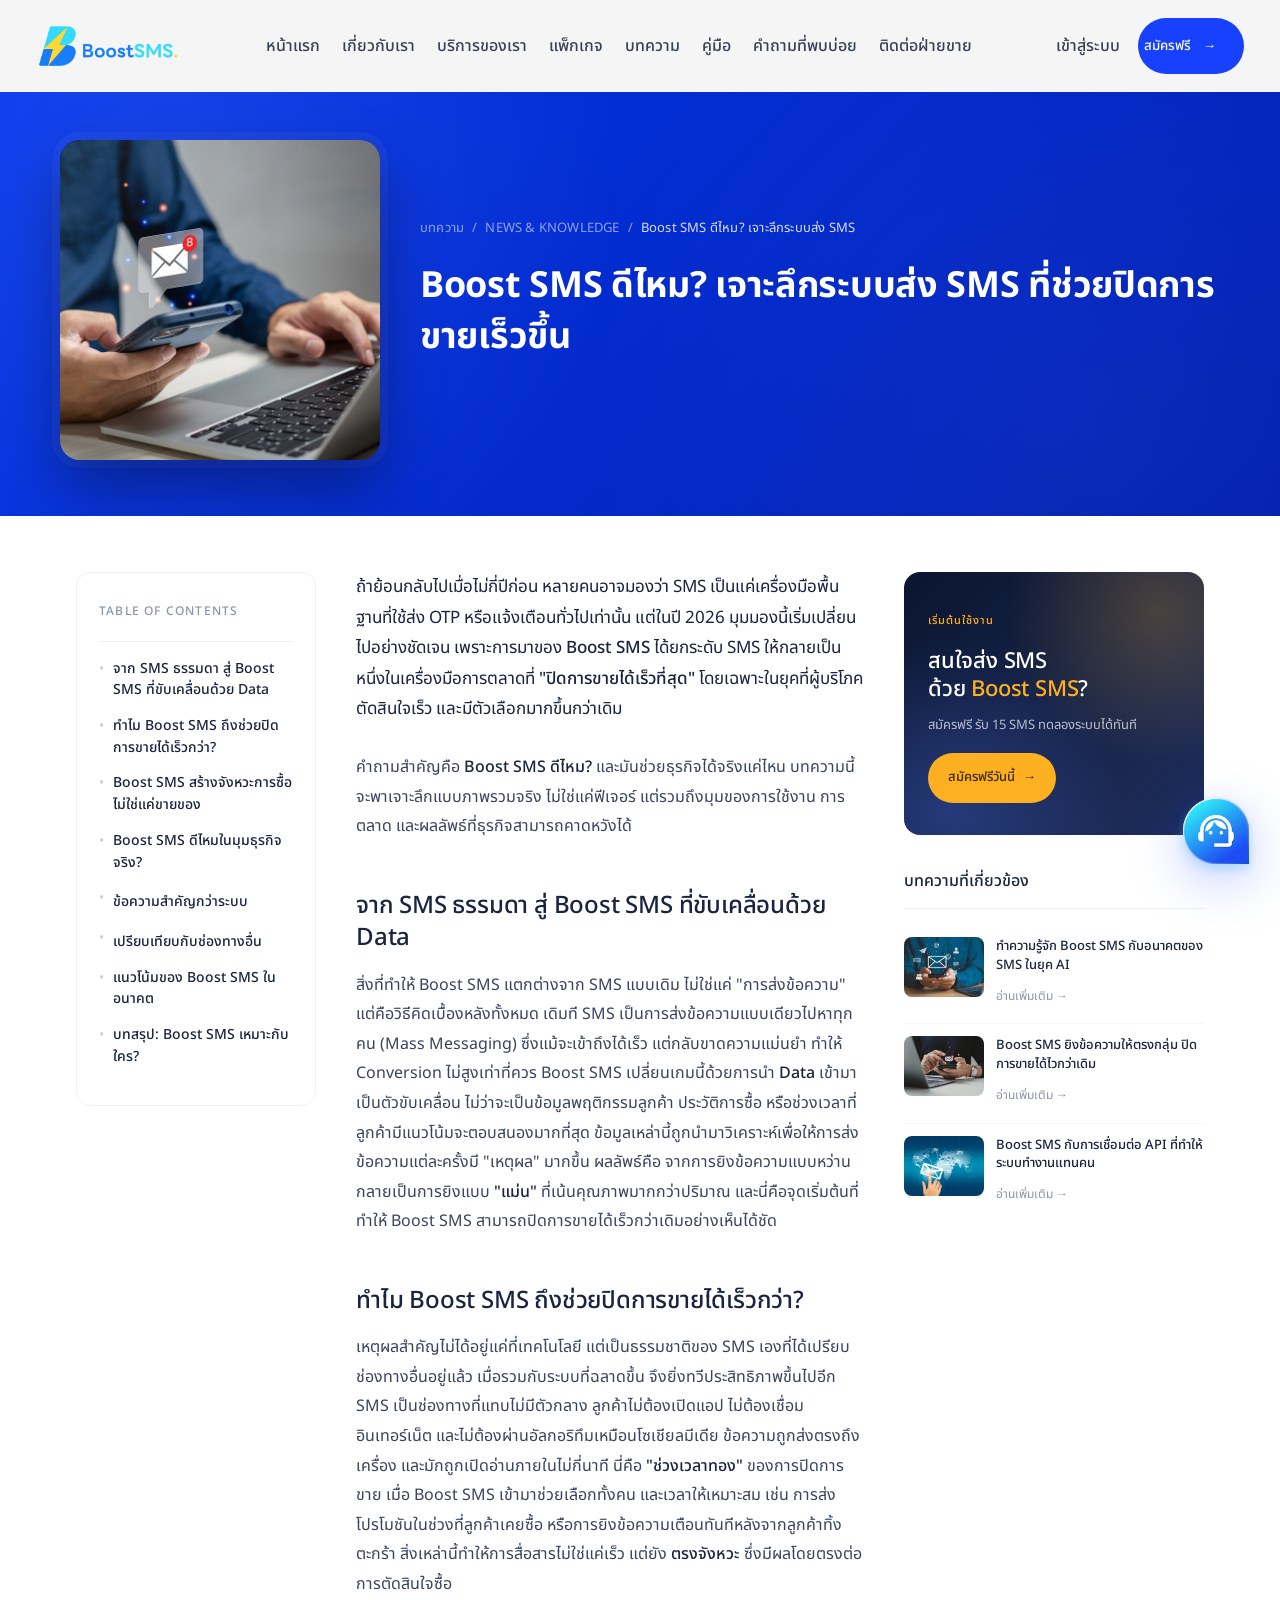
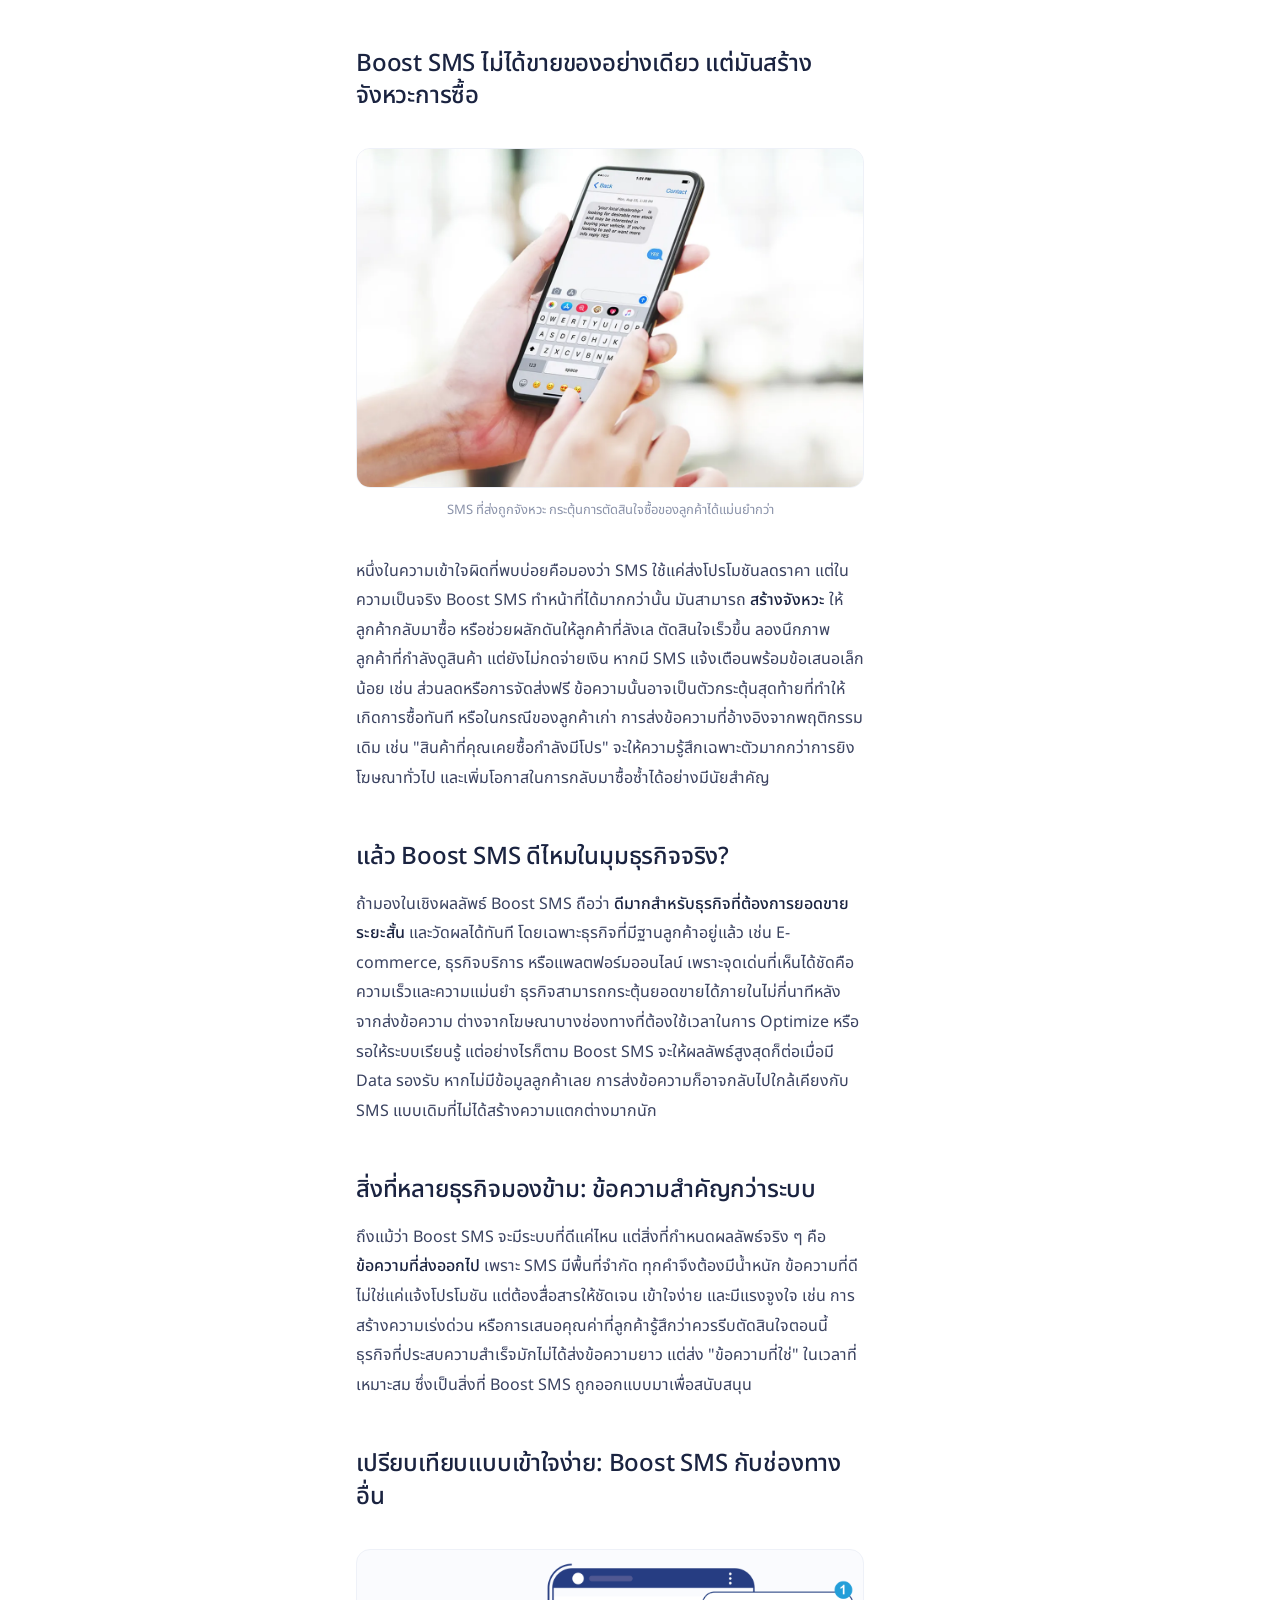
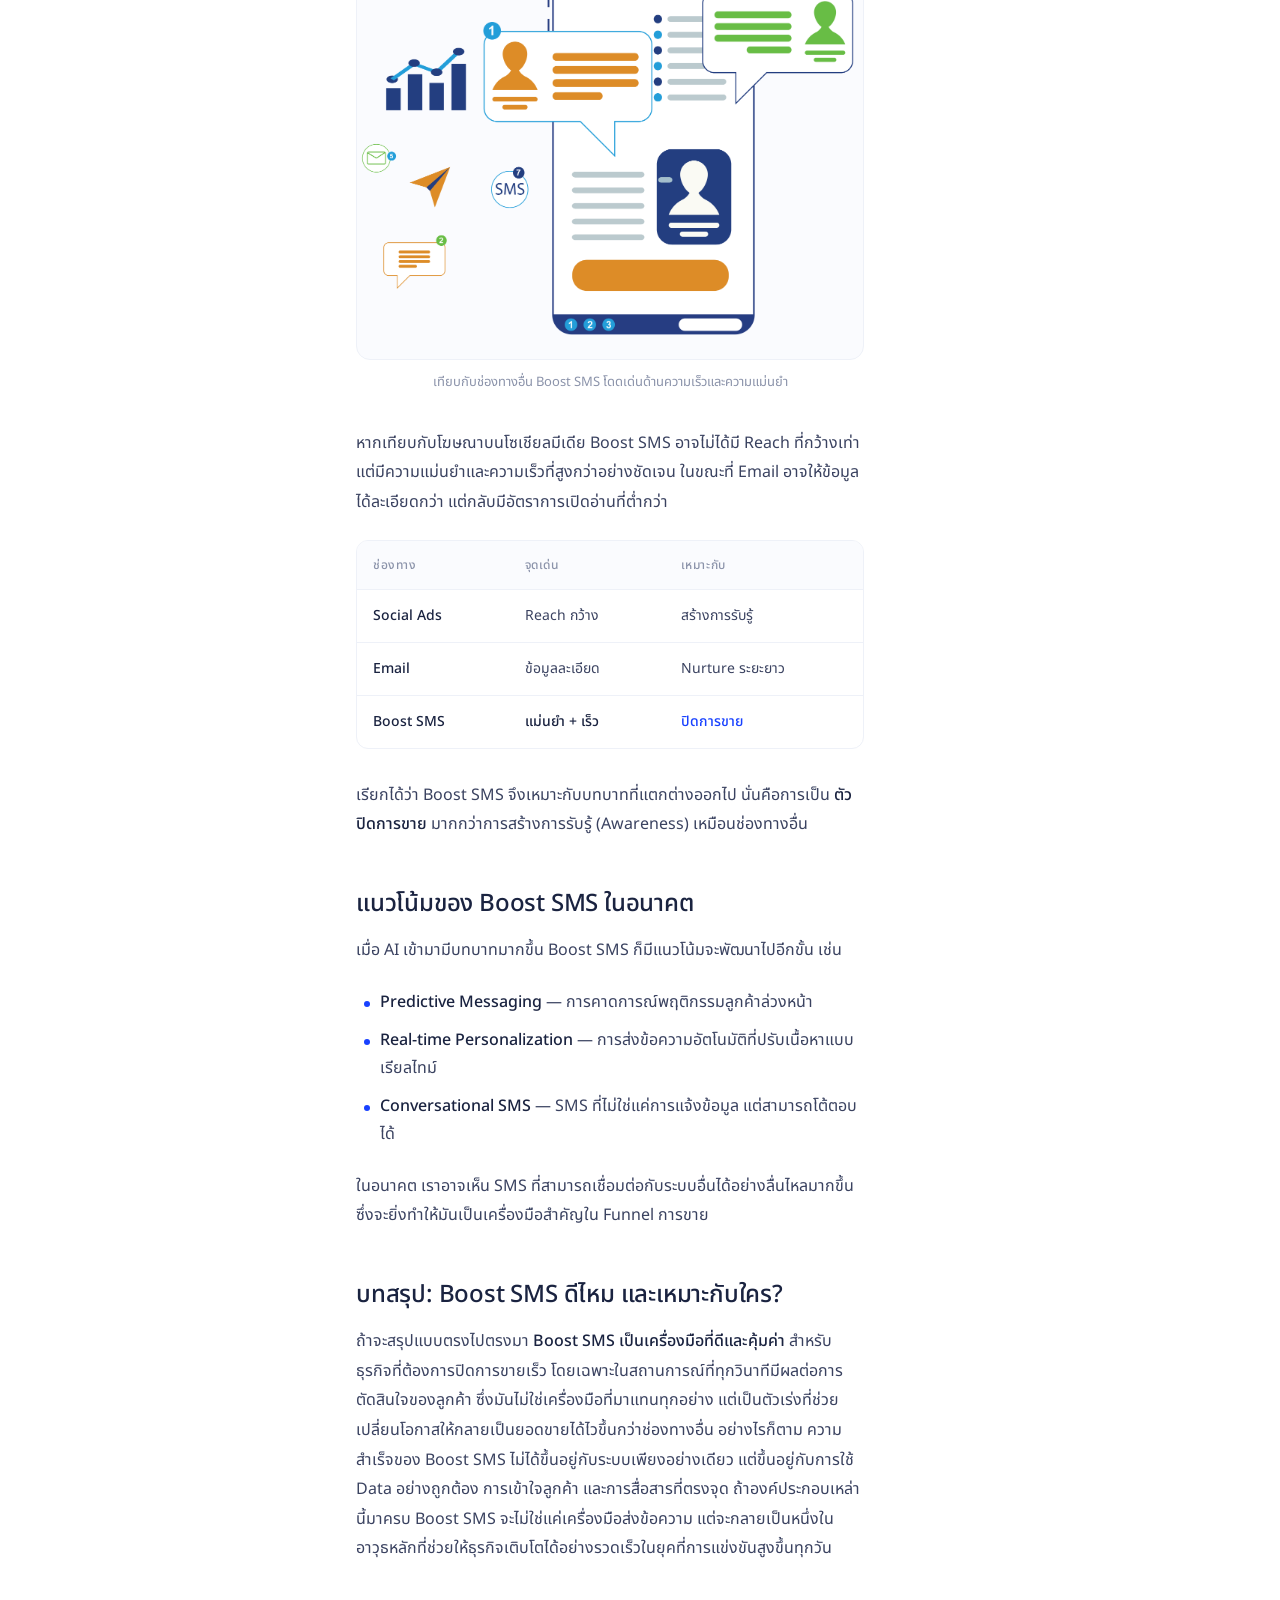
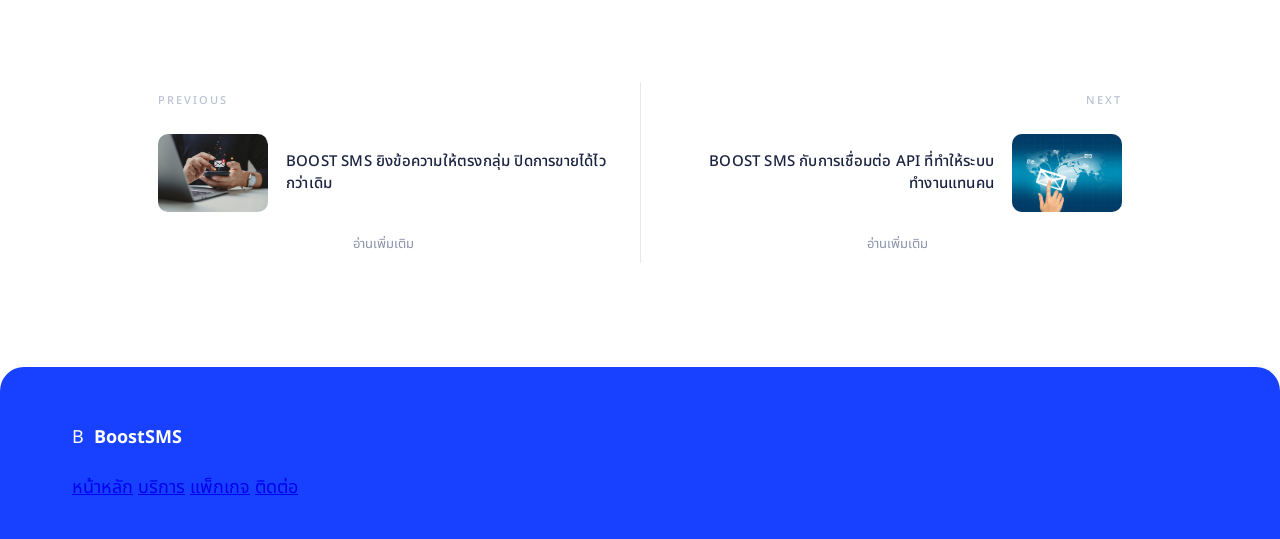
<file: article-boost-sms-review.html>
<!doctype html>
<html lang="th">
  <head>
    <meta charset="UTF-8" />
    <meta name="viewport" content="width=device-width, initial-scale=1.0" />
    <title>Boost SMS ดีไหม? เจาะลึกระบบส่ง SMS ที่ช่วยปิดการขายเร็วขึ้น | BoostSMS</title>
    <link rel="preconnect" href="https://fonts.googleapis.com" />
    <link rel="preconnect" href="https://fonts.gstatic.com" crossorigin />
    <link
      href="https://fonts.googleapis.com/css2?family=Noto+Sans+Thai:wght@300;400;500;600;700&display=swap"
      rel="stylesheet"
    />
    <link rel="stylesheet" href="styles.css" />
  </head>
  <body>
    <div class="page-shell">
      <header class="topbar">
        <a class="logo" href="index.html">
          <img src="assets/logo-boostsms.png" alt="BoostSMS" class="logo-image" />
        </a>
        <nav class="desktop-nav">
          <a href="index.html">หน้าแรก</a>
          <a href="index.html">เกี่ยวกับเรา</a>
          <a href="index.html">บริการของเรา</a>
          <a href="index.html">แพ็กเกจ</a>
          <a href="index.html#blog">บทความ</a>
          <a href="index.html">คู่มือ</a>
          <a href="index.html">คำถามที่พบบ่อย</a>
          <a href="index.html">ติดต่อฝ่ายขาย</a>
        </nav>
        <div class="topbar-actions">
          <a class="nav-login" href="#">เข้าสู่ระบบ</a>
          <button class="btn btn-primary btn-signup">
            สมัครฟรี
            <span class="arrow" aria-hidden="true">→</span>
          </button>
        </div>
      </header>

      <main>
        <article class="article-page-v2">
          <section class="article-hero-dark">
            <div class="article-hero-grid">
              <div class="article-hero-cover">
                <img src="assets/cover-review.jpg" alt="Boost SMS ดีไหม เจาะลึกระบบ" />
              </div>
              <div class="article-hero-info">
                <div class="article-breadcrumb-dark">
                  <a href="index.html">บทความ</a>
                  <span aria-hidden="true">/</span>
                  <a href="index.html#blog">NEWS &amp; KNOWLEDGE</a>
                  <span aria-hidden="true">/</span>
                  <span>Boost SMS ดีไหม? เจาะลึกระบบส่ง SMS</span>
                </div>
                <h1>Boost SMS ดีไหม? เจาะลึกระบบส่ง SMS ที่ช่วยปิดการขายเร็วขึ้น</h1>
              </div>
            </div>
          </section>

          <section class="article-body-layout">
            <aside class="article-toc-sidebar">
              <div class="toc-sidebar-title">TABLE OF CONTENTS</div>
              <ul class="toc-sidebar-list">
                <li><a href="#data-driven">จาก SMS ธรรมดา สู่ Boost SMS ที่ขับเคลื่อนด้วย Data</a></li>
                <li><a href="#why-fast">ทำไม Boost SMS ถึงช่วยปิดการขายได้เร็วกว่า?</a></li>
                <li><a href="#rhythm">Boost SMS สร้างจังหวะการซื้อ ไม่ใช่แค่ขายของ</a></li>
                <li><a href="#real-business">Boost SMS ดีไหมในมุมธุรกิจจริง?</a></li>
                <li><a href="#message-matters">ข้อความสำคัญกว่าระบบ</a></li>
                <li><a href="#compare-channels">เปรียบเทียบกับช่องทางอื่น</a></li>
                <li><a href="#future">แนวโน้มของ Boost SMS ในอนาคต</a></li>
                <li><a href="#conclusion">บทสรุป: Boost SMS เหมาะกับใคร?</a></li>
              </ul>
            </aside>

            <div class="article-main-content">
              <div class="article-content">
                <p class="article-lead">
                  ถ้าย้อนกลับไปเมื่อไม่กี่ปีก่อน หลายคนอาจมองว่า SMS
                  เป็นแค่เครื่องมือพื้นฐานที่ใช้ส่ง OTP หรือแจ้งเตือนทั่วไปเท่านั้น
                  แต่ในปี 2026 มุมมองนี้เริ่มเปลี่ยนไปอย่างชัดเจน เพราะการมาของ
                  <strong>Boost SMS</strong> ได้ยกระดับ SMS
                  ให้กลายเป็นหนึ่งในเครื่องมือการตลาดที่
                  <strong>"ปิดการขายได้เร็วที่สุด"</strong>
                  โดยเฉพาะในยุคที่ผู้บริโภคตัดสินใจเร็ว
                  และมีตัวเลือกมากขึ้นกว่าเดิม
                </p>
                <p>
                  คำถามสำคัญคือ <strong>Boost SMS ดีไหม?</strong>
                  และมันช่วยธุรกิจได้จริงแค่ไหน
                  บทความนี้จะพาเจาะลึกแบบภาพรวมจริง ไม่ใช่แค่ฟีเจอร์
                  แต่รวมถึงมุมของการใช้งาน การตลาด
                  และผลลัพธ์ที่ธุรกิจสามารถคาดหวังได้
                </p>

                <h2 id="data-driven">จาก SMS ธรรมดา สู่ Boost SMS ที่ขับเคลื่อนด้วย Data</h2>
                <p>
                  สิ่งที่ทำให้ Boost SMS แตกต่างจาก SMS แบบเดิม ไม่ใช่แค่
                  "การส่งข้อความ" แต่คือวิธีคิดเบื้องหลังทั้งหมด เดิมที SMS
                  เป็นการส่งข้อความแบบเดียวไปหาทุกคน (Mass Messaging)
                  ซึ่งแม้จะเข้าถึงได้เร็ว แต่กลับขาดความแม่นยำ ทำให้ Conversion
                  ไม่สูงเท่าที่ควร Boost SMS เปลี่ยนเกมนี้ด้วยการนำ
                  <strong>Data</strong> เข้ามาเป็นตัวขับเคลื่อน
                  ไม่ว่าจะเป็นข้อมูลพฤติกรรมลูกค้า ประวัติการซื้อ
                  หรือช่วงเวลาที่ลูกค้ามีแนวโน้มจะตอบสนองมากที่สุด
                  ข้อมูลเหล่านี้ถูกนำมาวิเคราะห์เพื่อให้การส่งข้อความแต่ละครั้งมี
                  "เหตุผล" มากขึ้น ผลลัพธ์คือ จากการยิงข้อความแบบหว่าน
                  กลายเป็นการยิงแบบ <strong>"แม่น"</strong>
                  ที่เน้นคุณภาพมากกว่าปริมาณ และนี่คือจุดเริ่มต้นที่ทำให้ Boost
                  SMS สามารถปิดการขายได้เร็วกว่าเดิมอย่างเห็นได้ชัด
                </p>

                <h2 id="why-fast">ทำไม Boost SMS ถึงช่วยปิดการขายได้เร็วกว่า?</h2>
                <p>
                  เหตุผลสำคัญไม่ได้อยู่แค่ที่เทคโนโลยี แต่เป็นธรรมชาติของ SMS
                  เองที่ได้เปรียบช่องทางอื่นอยู่แล้ว เมื่อรวมกับระบบที่ฉลาดขึ้น
                  จึงยิ่งทวีประสิทธิภาพขึ้นไปอีก SMS
                  เป็นช่องทางที่แทบไม่มีตัวกลาง ลูกค้าไม่ต้องเปิดแอป
                  ไม่ต้องเชื่อมอินเทอร์เน็ต
                  และไม่ต้องผ่านอัลกอริทึมเหมือนโซเชียลมีเดีย
                  ข้อความถูกส่งตรงถึงเครื่อง และมักถูกเปิดอ่านภายในไม่กี่นาที
                  นี่คือ <strong>"ช่วงเวลาทอง"</strong> ของการปิดการขาย
                  เมื่อ Boost SMS เข้ามาช่วยเลือกทั้งคน และเวลาให้เหมาะสม เช่น
                  การส่งโปรโมชันในช่วงที่ลูกค้าเคยซื้อ
                  หรือการยิงข้อความเตือนทันทีหลังจากลูกค้าทิ้งตะกร้า
                  สิ่งเหล่านี้ทำให้การสื่อสารไม่ใช่แค่เร็ว แต่ยัง
                  <strong>ตรงจังหวะ</strong>
                  ซึ่งมีผลโดยตรงต่อการตัดสินใจซื้อ
                </p>

                <h2 id="rhythm">Boost SMS ไม่ได้ขายของอย่างเดียว แต่มันสร้างจังหวะการซื้อ</h2>
                <figure>
                  <img src="assets/blog-sms-v2.webp" alt="SMS ที่ส่งถูกจังหวะช่วยสร้างการตัดสินใจซื้อ" />
                  <figcaption>SMS ที่ส่งถูกจังหวะ กระตุ้นการตัดสินใจซื้อของลูกค้าได้แม่นยำกว่า</figcaption>
                </figure>
                <p>
                  หนึ่งในความเข้าใจผิดที่พบบ่อยคือมองว่า SMS
                  ใช้แค่ส่งโปรโมชันลดราคา แต่ในความเป็นจริง Boost SMS
                  ทำหน้าที่ได้มากกว่านั้น มันสามารถ
                  <strong>สร้างจังหวะ</strong> ให้ลูกค้ากลับมาซื้อ
                  หรือช่วยผลักดันให้ลูกค้าที่ลังเล ตัดสินใจเร็วขึ้น
                  ลองนึกภาพลูกค้าที่กำลังดูสินค้า แต่ยังไม่กดจ่ายเงิน หากมี SMS
                  แจ้งเตือนพร้อมข้อเสนอเล็กน้อย เช่น ส่วนลดหรือการจัดส่งฟรี
                  ข้อความนั้นอาจเป็นตัวกระตุ้นสุดท้ายที่ทำให้เกิดการซื้อทันที
                  หรือในกรณีของลูกค้าเก่า
                  การส่งข้อความที่อ้างอิงจากพฤติกรรมเดิม เช่น
                  "สินค้าที่คุณเคยซื้อกำลังมีโปร"
                  จะให้ความรู้สึกเฉพาะตัวมากกว่าการยิงโฆษณาทั่วไป
                  และเพิ่มโอกาสในการกลับมาซื้อซ้ำได้อย่างมีนัยสำคัญ
                </p>

                <h2 id="real-business">แล้ว Boost SMS ดีไหมในมุมธุรกิจจริง?</h2>
                <p>
                  ถ้ามองในเชิงผลลัพธ์ Boost SMS ถือว่า
                  <strong>ดีมากสำหรับธุรกิจที่ต้องการยอดขายระยะสั้น</strong>
                  และวัดผลได้ทันที โดยเฉพาะธุรกิจที่มีฐานลูกค้าอยู่แล้ว เช่น
                  E-commerce, ธุรกิจบริการ หรือแพลตฟอร์มออนไลน์
                  เพราะจุดเด่นที่เห็นได้ชัดคือความเร็วและความแม่นยำ
                  ธุรกิจสามารถกระตุ้นยอดขายได้ภายในไม่กี่นาทีหลังจากส่งข้อความ
                  ต่างจากโฆษณาบางช่องทางที่ต้องใช้เวลาในการ Optimize
                  หรือรอให้ระบบเรียนรู้ แต่อย่างไรก็ตาม Boost SMS
                  จะให้ผลลัพธ์สูงสุดก็ต่อเมื่อมี Data รองรับ
                  หากไม่มีข้อมูลลูกค้าเลย
                  การส่งข้อความก็อาจกลับไปใกล้เคียงกับ SMS
                  แบบเดิมที่ไม่ได้สร้างความแตกต่างมากนัก
                </p>

                <h2 id="message-matters">สิ่งที่หลายธุรกิจมองข้าม: ข้อความสำคัญกว่าระบบ</h2>
                <p>
                  ถึงแม้ว่า Boost SMS จะมีระบบที่ดีแค่ไหน
                  แต่สิ่งที่กำหนดผลลัพธ์จริง ๆ คือ
                  <strong>ข้อความที่ส่งออกไป</strong> เพราะ SMS มีพื้นที่จำกัด
                  ทุกคำจึงต้องมีน้ำหนัก ข้อความที่ดีไม่ใช่แค่แจ้งโปรโมชัน
                  แต่ต้องสื่อสารให้ชัดเจน เข้าใจง่าย และมีแรงจูงใจ เช่น
                  การสร้างความเร่งด่วน
                  หรือการเสนอคุณค่าที่ลูกค้ารู้สึกว่าควรรีบตัดสินใจตอนนี้
                  ธุรกิจที่ประสบความสำเร็จมักไม่ได้ส่งข้อความยาว แต่ส่ง
                  "ข้อความที่ใช่" ในเวลาที่เหมาะสม ซึ่งเป็นสิ่งที่ Boost SMS
                  ถูกออกแบบมาเพื่อสนับสนุน
                </p>

                <h2 id="compare-channels">เปรียบเทียบแบบเข้าใจง่าย: Boost SMS กับช่องทางอื่น</h2>
                <figure>
                  <img src="assets/blog-work.png" alt="เปรียบเทียบ Boost SMS กับช่องทางอื่น" />
                  <figcaption>เทียบกับช่องทางอื่น Boost SMS โดดเด่นด้านความเร็วและความแม่นยำ</figcaption>
                </figure>
                <p>
                  หากเทียบกับโฆษณาบนโซเชียลมีเดีย Boost SMS อาจไม่ได้มี Reach
                  ที่กว้างเท่า แต่มีความแม่นยำและความเร็วที่สูงกว่าอย่างชัดเจน
                  ในขณะที่ Email อาจให้ข้อมูลได้ละเอียดกว่า
                  แต่กลับมีอัตราการเปิดอ่านที่ต่ำกว่า
                </p>
                <div class="article-table-wrap">
                  <table class="article-table">
                    <thead>
                      <tr>
                        <th>ช่องทาง</th>
                        <th>จุดเด่น</th>
                        <th>เหมาะกับ</th>
                      </tr>
                    </thead>
                    <tbody>
                      <tr>
                        <td>Social Ads</td>
                        <td>Reach กว้าง</td>
                        <td>สร้างการรับรู้</td>
                      </tr>
                      <tr>
                        <td>Email</td>
                        <td>ข้อมูลละเอียด</td>
                        <td>Nurture ระยะยาว</td>
                      </tr>
                      <tr>
                        <td>Boost SMS</td>
                        <td><strong>แม่นยำ + เร็ว</strong></td>
                        <td><strong>ปิดการขาย</strong></td>
                      </tr>
                    </tbody>
                  </table>
                </div>
                <p>
                  เรียกได้ว่า Boost SMS จึงเหมาะกับบทบาทที่แตกต่างออกไป
                  นั่นคือการเป็น <strong>ตัวปิดการขาย</strong>
                  มากกว่าการสร้างการรับรู้ (Awareness) เหมือนช่องทางอื่น
                </p>

                <h2 id="future">แนวโน้มของ Boost SMS ในอนาคต</h2>
                <p>
                  เมื่อ AI เข้ามามีบทบาทมากขึ้น Boost SMS
                  ก็มีแนวโน้มจะพัฒนาไปอีกขั้น เช่น
                </p>
                <ul class="feature-list">
                  <li>
                    <strong>Predictive Messaging</strong> —
                    การคาดการณ์พฤติกรรมลูกค้าล่วงหน้า
                  </li>
                  <li>
                    <strong>Real-time Personalization</strong> —
                    การส่งข้อความอัตโนมัติที่ปรับเนื้อหาแบบเรียลไทม์
                  </li>
                  <li>
                    <strong>Conversational SMS</strong> — SMS
                    ที่ไม่ใช่แค่การแจ้งข้อมูล แต่สามารถโต้ตอบได้
                  </li>
                </ul>
                <p>
                  ในอนาคต เราอาจเห็น SMS
                  ที่สามารถเชื่อมต่อกับระบบอื่นได้อย่างลื่นไหลมากขึ้น
                  ซึ่งจะยิ่งทำให้มันเป็นเครื่องมือสำคัญใน Funnel การขาย
                </p>

                <h2 id="conclusion">บทสรุป: Boost SMS ดีไหม และเหมาะกับใคร?</h2>
                <p>
                  ถ้าจะสรุปแบบตรงไปตรงมา <strong>Boost SMS
                  เป็นเครื่องมือที่ดีและคุ้มค่า</strong>
                  สำหรับธุรกิจที่ต้องการปิดการขายเร็ว
                  โดยเฉพาะในสถานการณ์ที่ทุกวินาทีมีผลต่อการตัดสินใจของลูกค้า
                  ซึ่งมันไม่ใช่เครื่องมือที่มาแทนทุกอย่าง
                  แต่เป็นตัวเร่งที่ช่วยเปลี่ยนโอกาสให้กลายเป็นยอดขายได้ไวขึ้นกว่าช่องทางอื่น
                  อย่างไรก็ตาม ความสำเร็จของ Boost SMS
                  ไม่ได้ขึ้นอยู่กับระบบเพียงอย่างเดียว แต่ขึ้นอยู่กับการใช้ Data
                  อย่างถูกต้อง การเข้าใจลูกค้า และการสื่อสารที่ตรงจุด
                  ถ้าองค์ประกอบเหล่านี้มาครบ Boost SMS
                  จะไม่ใช่แค่เครื่องมือส่งข้อความ
                  แต่จะกลายเป็นหนึ่งในอาวุธหลักที่ช่วยให้ธุรกิจเติบโตได้อย่างรวดเร็วในยุคที่การแข่งขันสูงขึ้นทุกวัน
                </p>
              </div>
            </div>

            <aside class="article-right-sidebar">
              <a href="#" class="sidebar-cta-banner">
                <div class="sidebar-cta-inner">
                  <div class="sidebar-cta-eyebrow">เริ่มต้นใช้งาน</div>
                  <div class="sidebar-cta-headline">
                    สนใจส่ง SMS<br />ด้วย <span>Boost SMS</span>?
                  </div>
                  <div class="sidebar-cta-subtext">
                    สมัครฟรี รับ 15 SMS ทดลองระบบได้ทันที
                  </div>
                  <div class="sidebar-cta-button">
                    สมัครฟรีวันนี้
                    <span aria-hidden="true">→</span>
                  </div>
                </div>
                <div class="sidebar-cta-deco" aria-hidden="true"></div>
              </a>

              <div class="sidebar-related">
                <div class="sidebar-related-title">บทความที่เกี่ยวข้อง</div>
                <a href="article-boost-sms-ai-future.html" class="sidebar-related-item">
                  <div class="sr-thumb"><img src="assets/cover-ai.jpeg" alt="" /></div>
                  <div class="sr-body">
                    <h4>ทำความรู้จัก Boost SMS กับอนาคตของ SMS ในยุค AI</h4>
                    <span class="sr-more">อ่านเพิ่มเติม →</span>
                  </div>
                </a>
                <a href="article-boost-sms-targeted.html" class="sidebar-related-item">
                  <div class="sr-thumb"><img src="assets/cover-targeted.jpeg" alt="" /></div>
                  <div class="sr-body">
                    <h4>Boost SMS ยิงข้อความให้ตรงกลุ่ม ปิดการขายได้ไวกว่าเดิม</h4>
                    <span class="sr-more">อ่านเพิ่มเติม →</span>
                  </div>
                </a>
                <a href="article-boost-sms-api.html" class="sidebar-related-item">
                  <div class="sr-thumb"><img src="assets/cover-network.jpg" alt="" /></div>
                  <div class="sr-body">
                    <h4>Boost SMS กับการเชื่อมต่อ API ที่ทำให้ระบบทำงานแทนคน</h4>
                    <span class="sr-more">อ่านเพิ่มเติม →</span>
                  </div>
                </a>
              </div>
            </aside>
          </section>

          <nav class="article-prevnext" aria-label="บทความก่อนหน้าและถัดไป">
            <a href="article-boost-sms-targeted.html" class="prevnext-item prevnext-prev">
              <div class="prevnext-label">PREVIOUS</div>
              <div class="prevnext-body">
                <div class="prevnext-thumb">
                  <img src="assets/cover-targeted.jpeg" alt="" />
                </div>
                <div class="prevnext-text">
                  <h4>BOOST SMS ยิงข้อความให้ตรงกลุ่ม ปิดการขายได้ไวกว่าเดิม</h4>
                </div>
              </div>
              <div class="prevnext-more">อ่านเพิ่มเติม</div>
            </a>
            <a href="article-boost-sms-api.html" class="prevnext-item prevnext-next">
              <div class="prevnext-label">NEXT</div>
              <div class="prevnext-body">
                <div class="prevnext-text">
                  <h4>BOOST SMS กับการเชื่อมต่อ API ที่ทำให้ระบบทำงานแทนคน</h4>
                </div>
                <div class="prevnext-thumb">
                  <img src="assets/cover-network.jpg" alt="" />
                </div>
              </div>
              <div class="prevnext-more">อ่านเพิ่มเติม</div>
            </a>
          </nav>
        </article>
      </main>

      <footer class="footer">
        <div class="footer-brand">
          <span class="logo-mark">B</span>
          <strong>BoostSMS</strong>
        </div>
        <div class="footer-links">
          <a href="index.html">หน้าหลัก</a>
          <a href="index.html">บริการ</a>
          <a href="index.html">แพ็กเกจ</a>
          <a href="index.html">ติดต่อ</a>
        </div>
      </footer>
    </div>

    <a href="https://line.me/R/ti/p/@064iqpfd?oat_content=url&ts=04281319" target="_blank" rel="noopener" class="chat-popup" aria-label="แชทกับเราทาง LINE">
      <img src="assets/chat-popup.png" alt="Chat" />
    </a>

    <script src="script.js"></script>
  </body>
</html>
</file>
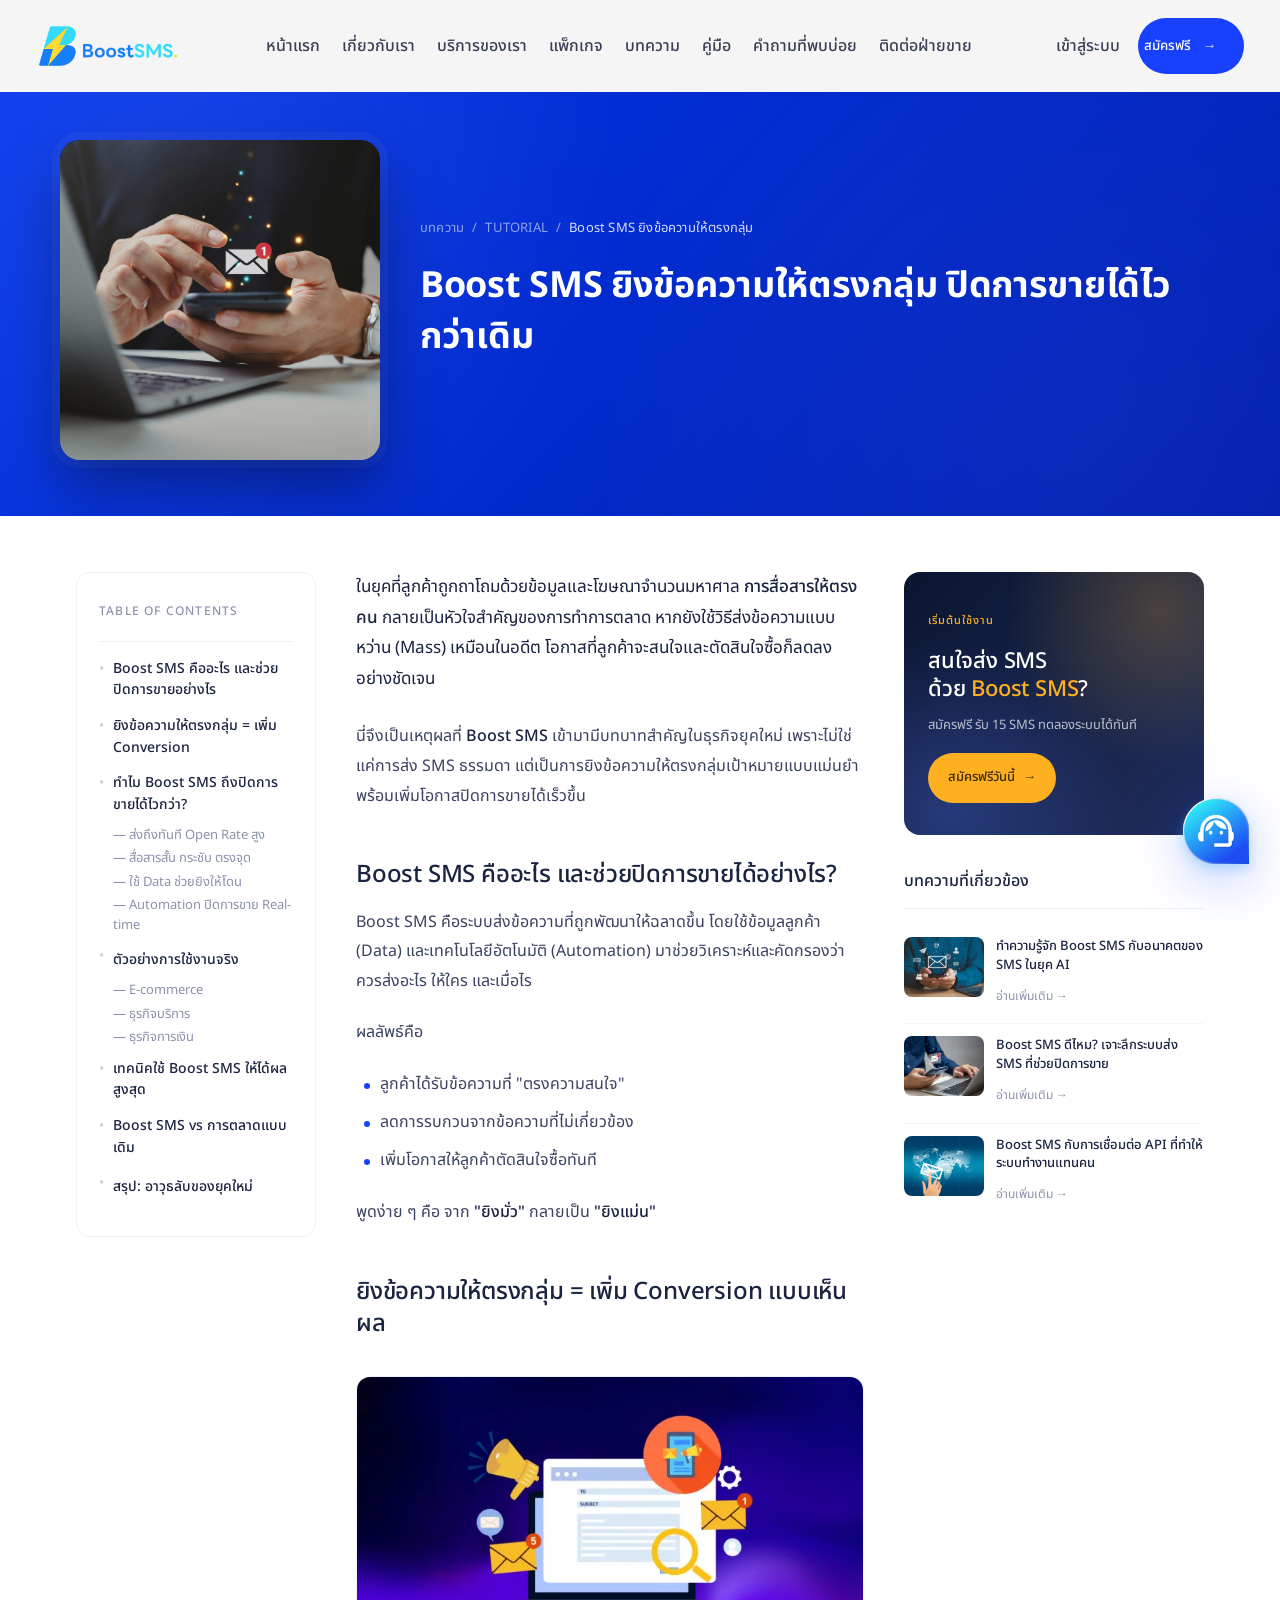
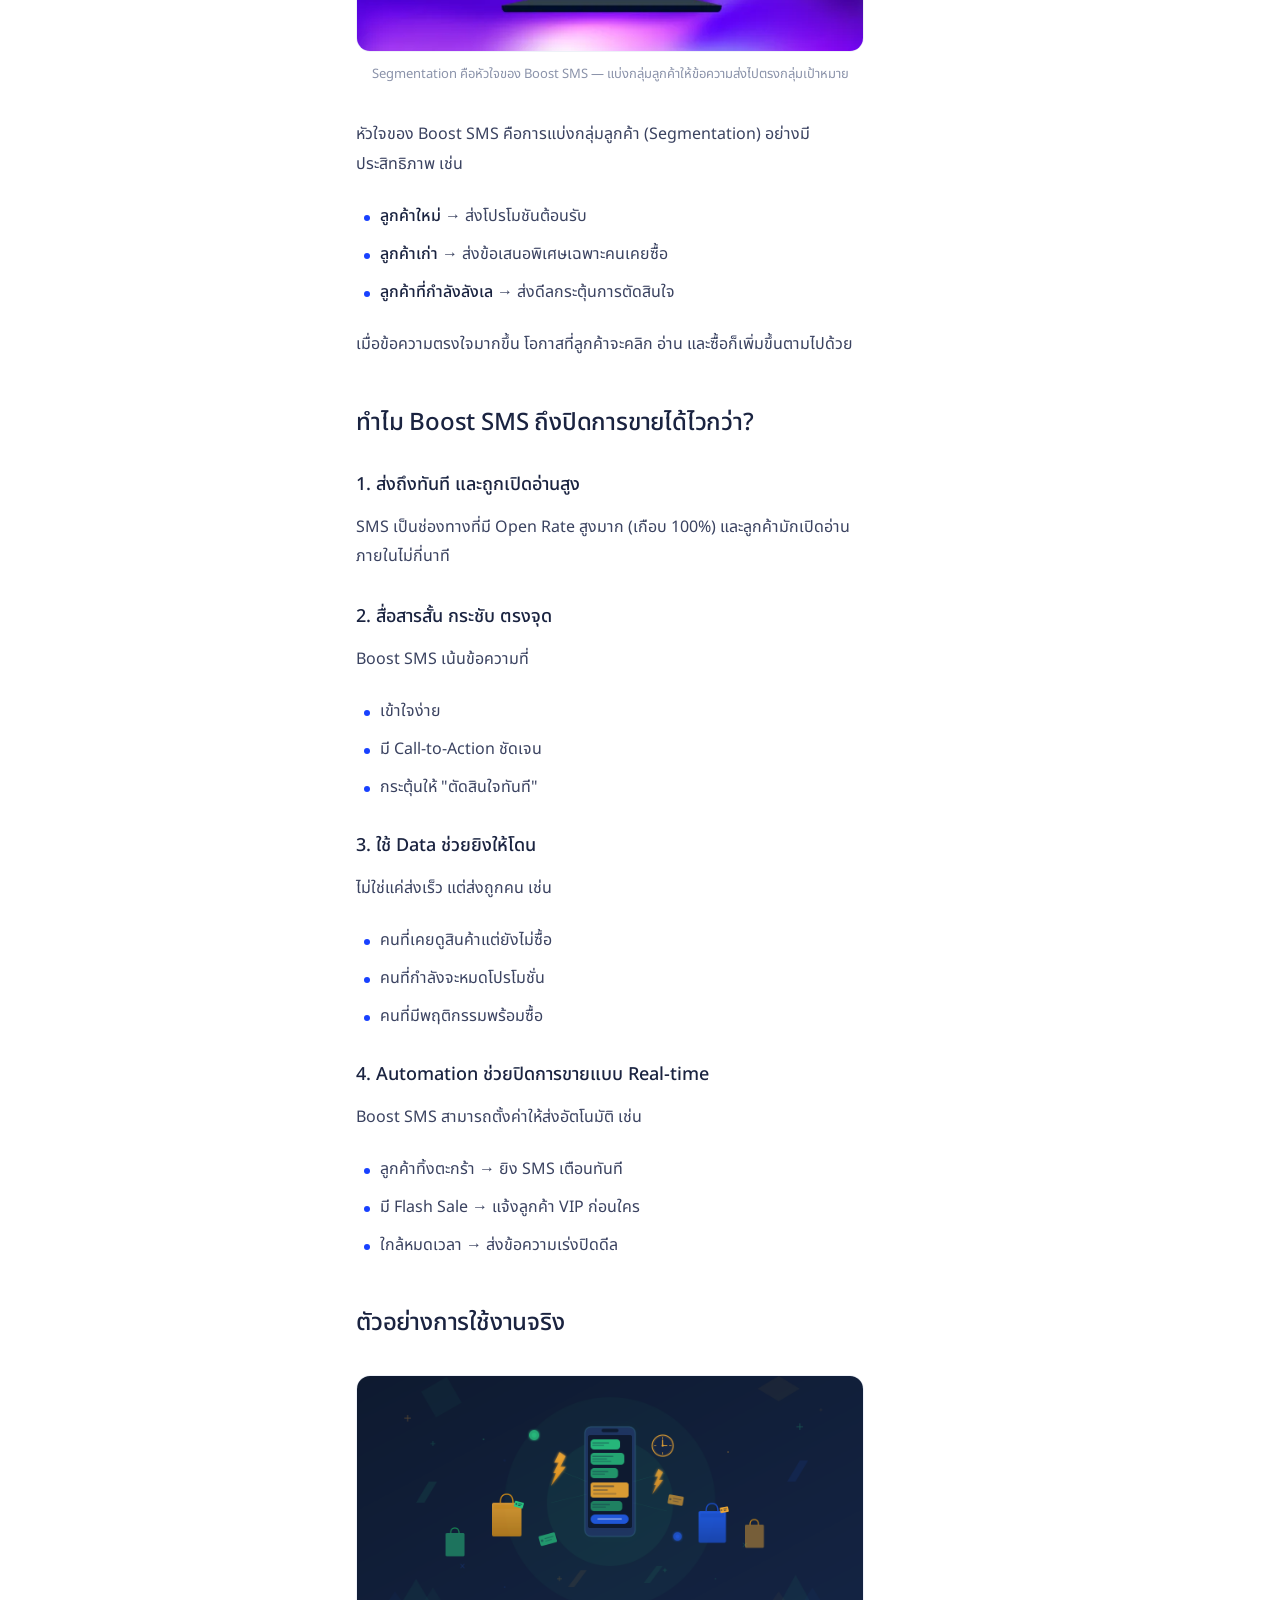
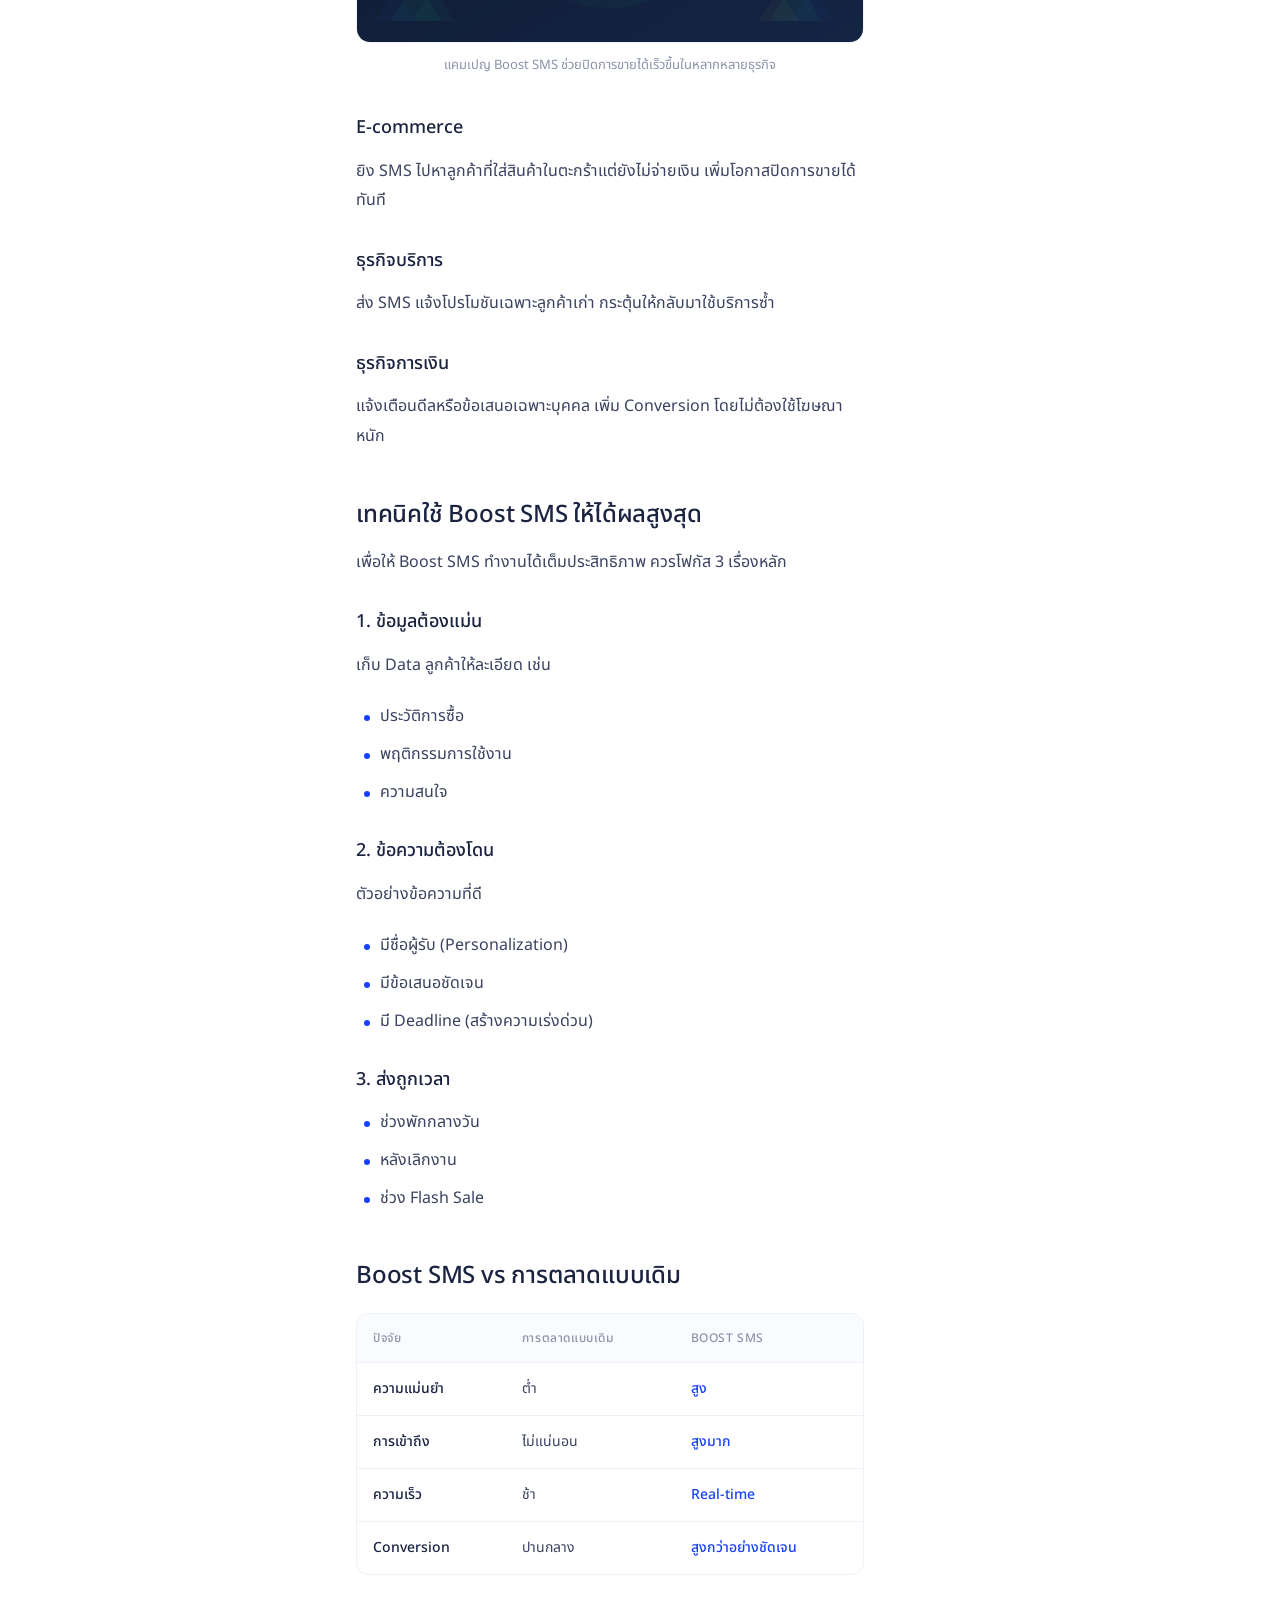
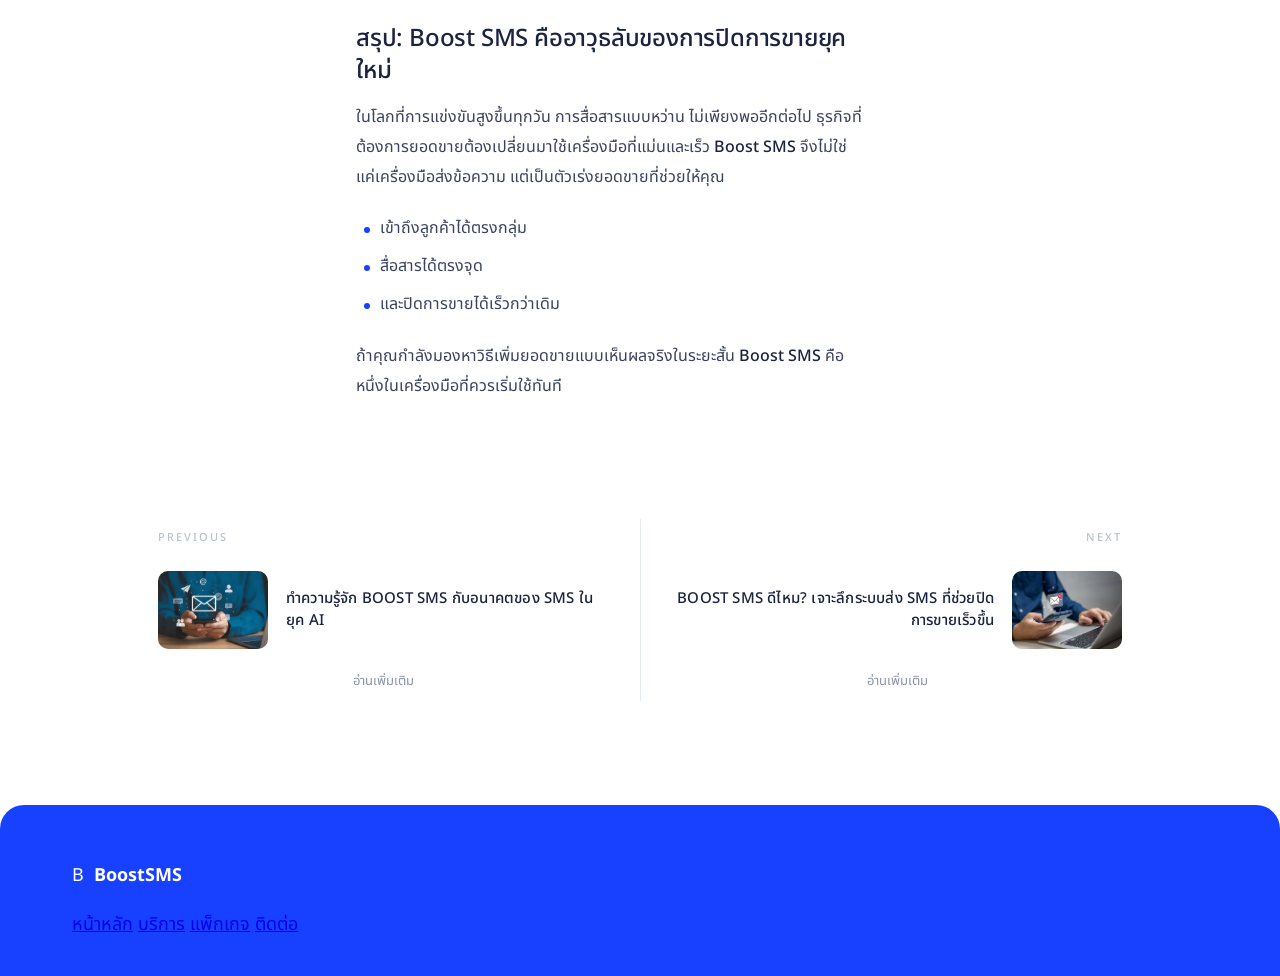
<file: article-boost-sms-targeted.html>
<!doctype html>
<html lang="th">
  <head>
    <meta charset="UTF-8" />
    <meta name="viewport" content="width=device-width, initial-scale=1.0" />
    <title>Boost SMS ยิงข้อความให้ตรงกลุ่ม ปิดการขายได้ไวกว่าเดิม | BoostSMS</title>
    <link rel="preconnect" href="https://fonts.googleapis.com" />
    <link rel="preconnect" href="https://fonts.gstatic.com" crossorigin />
    <link
      href="https://fonts.googleapis.com/css2?family=Noto+Sans+Thai:wght@300;400;500;600;700&display=swap"
      rel="stylesheet"
    />
    <link rel="stylesheet" href="styles.css" />
  </head>
  <body>
    <div class="page-shell">
      <header class="topbar">
        <a class="logo" href="index.html">
          <img src="assets/logo-boostsms.png" alt="BoostSMS" class="logo-image" />
        </a>
        <nav class="desktop-nav">
          <a href="index.html">หน้าแรก</a>
          <a href="index.html">เกี่ยวกับเรา</a>
          <a href="index.html">บริการของเรา</a>
          <a href="index.html">แพ็กเกจ</a>
          <a href="index.html#blog">บทความ</a>
          <a href="index.html">คู่มือ</a>
          <a href="index.html">คำถามที่พบบ่อย</a>
          <a href="index.html">ติดต่อฝ่ายขาย</a>
        </nav>
        <div class="topbar-actions">
          <a class="nav-login" href="#">เข้าสู่ระบบ</a>
          <button class="btn btn-primary btn-signup">
            สมัครฟรี
            <span class="arrow" aria-hidden="true">→</span>
          </button>
        </div>
      </header>

      <main>
        <article class="article-page-v2">
          <section class="article-hero-dark">
            <div class="article-hero-grid">
              <div class="article-hero-cover">
                <img src="assets/cover-targeted.jpeg" alt="Boost SMS ยิงข้อความให้ตรงกลุ่ม" />
              </div>
              <div class="article-hero-info">
                <div class="article-breadcrumb-dark">
                  <a href="index.html">บทความ</a>
                  <span aria-hidden="true">/</span>
                  <a href="index.html#blog">TUTORIAL</a>
                  <span aria-hidden="true">/</span>
                  <span>Boost SMS ยิงข้อความให้ตรงกลุ่ม</span>
                </div>
                <h1>Boost SMS ยิงข้อความให้ตรงกลุ่ม ปิดการขายได้ไวกว่าเดิม</h1>
              </div>
            </div>
          </section>

          <section class="article-body-layout">
            <aside class="article-toc-sidebar">
              <div class="toc-sidebar-title">TABLE OF CONTENTS</div>
              <ul class="toc-sidebar-list">
                <li><a href="#what-is">Boost SMS คืออะไร และช่วยปิดการขายอย่างไร</a></li>
                <li>
                  <a href="#segmentation">ยิงข้อความให้ตรงกลุ่ม = เพิ่ม Conversion</a>
                </li>
                <li>
                  <a href="#why-fast">ทำไม Boost SMS ถึงปิดการขายได้ไวกว่า?</a>
                  <ul>
                    <li><a href="#why-fast">— ส่งถึงทันที Open Rate สูง</a></li>
                    <li><a href="#why-fast">— สื่อสารสั้น กระชับ ตรงจุด</a></li>
                    <li><a href="#why-fast">— ใช้ Data ช่วยยิงให้โดน</a></li>
                    <li><a href="#why-fast">— Automation ปิดการขาย Real-time</a></li>
                  </ul>
                </li>
                <li>
                  <a href="#examples">ตัวอย่างการใช้งานจริง</a>
                  <ul>
                    <li><a href="#examples">— E-commerce</a></li>
                    <li><a href="#examples">— ธุรกิจบริการ</a></li>
                    <li><a href="#examples">— ธุรกิจการเงิน</a></li>
                  </ul>
                </li>
                <li><a href="#tips">เทคนิคใช้ Boost SMS ให้ได้ผลสูงสุด</a></li>
                <li><a href="#comparison">Boost SMS vs การตลาดแบบเดิม</a></li>
                <li><a href="#conclusion">สรุป: อาวุธลับของยุคใหม่</a></li>
              </ul>
            </aside>

            <div class="article-main-content">
              <div class="article-content">
                <p class="article-lead">
                  ในยุคที่ลูกค้าถูกถาโถมด้วยข้อมูลและโฆษณาจำนวนมหาศาล
                  <strong>การสื่อสารให้ตรงคน</strong>
                  กลายเป็นหัวใจสำคัญของการทำการตลาด
                  หากยังใช้วิธีส่งข้อความแบบหว่าน (Mass) เหมือนในอดีต
                  โอกาสที่ลูกค้าจะสนใจและตัดสินใจซื้อก็ลดลงอย่างชัดเจน
                </p>
                <p>
                  นี่จึงเป็นเหตุผลที่ <strong>Boost SMS</strong>
                  เข้ามามีบทบาทสำคัญในธุรกิจยุคใหม่ เพราะไม่ใช่แค่การส่ง SMS ธรรมดา
                  แต่เป็นการยิงข้อความให้ตรงกลุ่มเป้าหมายแบบแม่นยำ
                  พร้อมเพิ่มโอกาสปิดการขายได้เร็วขึ้น
                </p>

                <h2 id="what-is">Boost SMS คืออะไร และช่วยปิดการขายได้อย่างไร?</h2>
                <p>
                  Boost SMS คือระบบส่งข้อความที่ถูกพัฒนาให้ฉลาดขึ้น โดยใช้ข้อมูลลูกค้า
                  (Data) และเทคโนโลยีอัตโนมัติ (Automation)
                  มาช่วยวิเคราะห์และคัดกรองว่าควรส่งอะไร ให้ใคร และเมื่อไร
                </p>
                <p>ผลลัพธ์คือ</p>
                <ul class="feature-list">
                  <li>ลูกค้าได้รับข้อความที่ "ตรงความสนใจ"</li>
                  <li>ลดการรบกวนจากข้อความที่ไม่เกี่ยวข้อง</li>
                  <li>เพิ่มโอกาสให้ลูกค้าตัดสินใจซื้อทันที</li>
                </ul>
                <p>
                  พูดง่าย ๆ คือ จาก <strong>"ยิงมั่ว"</strong> กลายเป็น
                  <strong>"ยิงแม่น"</strong>
                </p>

                <h2 id="segmentation">ยิงข้อความให้ตรงกลุ่ม = เพิ่ม Conversion แบบเห็นผล</h2>
                <figure>
                  <img src="assets/blog-designs-bank.webp" alt="การแบ่งกลุ่มลูกค้าเพื่อส่งข้อความตรงใจ" />
                  <figcaption>Segmentation คือหัวใจของ Boost SMS — แบ่งกลุ่มลูกค้าให้ข้อความส่งไปตรงกลุ่มเป้าหมาย</figcaption>
                </figure>
                <p>
                  หัวใจของ Boost SMS คือการแบ่งกลุ่มลูกค้า (Segmentation)
                  อย่างมีประสิทธิภาพ เช่น
                </p>
                <ul class="feature-list">
                  <li><strong>ลูกค้าใหม่</strong> → ส่งโปรโมชันต้อนรับ</li>
                  <li><strong>ลูกค้าเก่า</strong> → ส่งข้อเสนอพิเศษเฉพาะคนเคยซื้อ</li>
                  <li><strong>ลูกค้าที่กำลังลังเล</strong> → ส่งดีลกระตุ้นการตัดสินใจ</li>
                </ul>
                <p>
                  เมื่อข้อความตรงใจมากขึ้น โอกาสที่ลูกค้าจะคลิก อ่าน
                  และซื้อก็เพิ่มขึ้นตามไปด้วย
                </p>

                <h2 id="why-fast">ทำไม Boost SMS ถึงปิดการขายได้ไวกว่า?</h2>

                <h3>1. ส่งถึงทันที และถูกเปิดอ่านสูง</h3>
                <p>
                  SMS เป็นช่องทางที่มี Open Rate สูงมาก (เกือบ 100%)
                  และลูกค้ามักเปิดอ่านภายในไม่กี่นาที
                </p>

                <h3>2. สื่อสารสั้น กระชับ ตรงจุด</h3>
                <p>Boost SMS เน้นข้อความที่</p>
                <ul class="feature-list">
                  <li>เข้าใจง่าย</li>
                  <li>มี Call-to-Action ชัดเจน</li>
                  <li>กระตุ้นให้ "ตัดสินใจทันที"</li>
                </ul>

                <h3>3. ใช้ Data ช่วยยิงให้โดน</h3>
                <p>ไม่ใช่แค่ส่งเร็ว แต่ส่งถูกคน เช่น</p>
                <ul class="feature-list">
                  <li>คนที่เคยดูสินค้าแต่ยังไม่ซื้อ</li>
                  <li>คนที่กำลังจะหมดโปรโมชั่น</li>
                  <li>คนที่มีพฤติกรรมพร้อมซื้อ</li>
                </ul>

                <h3>4. Automation ช่วยปิดการขายแบบ Real-time</h3>
                <p>Boost SMS สามารถตั้งค่าให้ส่งอัตโนมัติ เช่น</p>
                <ul class="feature-list">
                  <li>ลูกค้าทิ้งตะกร้า → ยิง SMS เตือนทันที</li>
                  <li>มี Flash Sale → แจ้งลูกค้า VIP ก่อนใคร</li>
                  <li>ใกล้หมดเวลา → ส่งข้อความเร่งปิดดีล</li>
                </ul>

                <h2 id="examples">ตัวอย่างการใช้งานจริง</h2>
                <figure>
                  <img src="assets/blog-black-friday.png" alt="แคมเปญ Boost SMS ช่วยเพิ่มยอดขาย" />
                  <figcaption>แคมเปญ Boost SMS ช่วยปิดการขายได้เร็วขึ้นในหลากหลายธุรกิจ</figcaption>
                </figure>

                <h3>E-commerce</h3>
                <p>
                  ยิง SMS ไปหาลูกค้าที่ใส่สินค้าในตะกร้าแต่ยังไม่จ่ายเงิน
                  เพิ่มโอกาสปิดการขายได้ทันที
                </p>

                <h3>ธุรกิจบริการ</h3>
                <p>
                  ส่ง SMS แจ้งโปรโมชันเฉพาะลูกค้าเก่า
                  กระตุ้นให้กลับมาใช้บริการซ้ำ
                </p>

                <h3>ธุรกิจการเงิน</h3>
                <p>
                  แจ้งเตือนดีลหรือข้อเสนอเฉพาะบุคคล เพิ่ม Conversion
                  โดยไม่ต้องใช้โฆษณาหนัก
                </p>

                <h2 id="tips">เทคนิคใช้ Boost SMS ให้ได้ผลสูงสุด</h2>
                <p>เพื่อให้ Boost SMS ทำงานได้เต็มประสิทธิภาพ ควรโฟกัส 3 เรื่องหลัก</p>

                <h3>1. ข้อมูลต้องแม่น</h3>
                <p>เก็บ Data ลูกค้าให้ละเอียด เช่น</p>
                <ul class="feature-list">
                  <li>ประวัติการซื้อ</li>
                  <li>พฤติกรรมการใช้งาน</li>
                  <li>ความสนใจ</li>
                </ul>

                <h3>2. ข้อความต้องโดน</h3>
                <p>ตัวอย่างข้อความที่ดี</p>
                <ul class="feature-list">
                  <li>มีชื่อผู้รับ (Personalization)</li>
                  <li>มีข้อเสนอชัดเจน</li>
                  <li>มี Deadline (สร้างความเร่งด่วน)</li>
                </ul>

                <h3>3. ส่งถูกเวลา</h3>
                <ul class="feature-list">
                  <li>ช่วงพักกลางวัน</li>
                  <li>หลังเลิกงาน</li>
                  <li>ช่วง Flash Sale</li>
                </ul>

                <h2 id="comparison">Boost SMS vs การตลาดแบบเดิม</h2>
                <div class="article-table-wrap">
                  <table class="article-table">
                    <thead>
                      <tr>
                        <th>ปัจจัย</th>
                        <th>การตลาดแบบเดิม</th>
                        <th>Boost SMS</th>
                      </tr>
                    </thead>
                    <tbody>
                      <tr>
                        <td>ความแม่นยำ</td>
                        <td>ต่ำ</td>
                        <td><strong>สูง</strong></td>
                      </tr>
                      <tr>
                        <td>การเข้าถึง</td>
                        <td>ไม่แน่นอน</td>
                        <td><strong>สูงมาก</strong></td>
                      </tr>
                      <tr>
                        <td>ความเร็ว</td>
                        <td>ช้า</td>
                        <td><strong>Real-time</strong></td>
                      </tr>
                      <tr>
                        <td>Conversion</td>
                        <td>ปานกลาง</td>
                        <td><strong>สูงกว่าอย่างชัดเจน</strong></td>
                      </tr>
                    </tbody>
                  </table>
                </div>

                <h2 id="conclusion">สรุป: Boost SMS คืออาวุธลับของการปิดการขายยุคใหม่</h2>
                <p>
                  ในโลกที่การแข่งขันสูงขึ้นทุกวัน การสื่อสารแบบหว่าน
                  ไม่เพียงพออีกต่อไป
                  ธุรกิจที่ต้องการยอดขายต้องเปลี่ยนมาใช้เครื่องมือที่แม่นและเร็ว
                  <strong>Boost SMS</strong> จึงไม่ใช่แค่เครื่องมือส่งข้อความ
                  แต่เป็นตัวเร่งยอดขายที่ช่วยให้คุณ
                </p>
                <ul class="feature-list">
                  <li>เข้าถึงลูกค้าได้ตรงกลุ่ม</li>
                  <li>สื่อสารได้ตรงจุด</li>
                  <li>และปิดการขายได้เร็วกว่าเดิม</li>
                </ul>
                <p>
                  ถ้าคุณกำลังมองหาวิธีเพิ่มยอดขายแบบเห็นผลจริงในระยะสั้น
                  <strong>Boost SMS</strong> คือหนึ่งในเครื่องมือที่ควรเริ่มใช้ทันที
                </p>
              </div>
            </div>

            <aside class="article-right-sidebar">
              <a href="#" class="sidebar-cta-banner">
                <div class="sidebar-cta-inner">
                  <div class="sidebar-cta-eyebrow">เริ่มต้นใช้งาน</div>
                  <div class="sidebar-cta-headline">
                    สนใจส่ง SMS<br />ด้วย <span>Boost SMS</span>?
                  </div>
                  <div class="sidebar-cta-subtext">
                    สมัครฟรี รับ 15 SMS ทดลองระบบได้ทันที
                  </div>
                  <div class="sidebar-cta-button">
                    สมัครฟรีวันนี้
                    <span aria-hidden="true">→</span>
                  </div>
                </div>
                <div class="sidebar-cta-deco" aria-hidden="true"></div>
              </a>

              <div class="sidebar-related">
                <div class="sidebar-related-title">บทความที่เกี่ยวข้อง</div>
                <a href="article-boost-sms-ai-future.html" class="sidebar-related-item">
                  <div class="sr-thumb"><img src="assets/cover-ai.jpeg" alt="" /></div>
                  <div class="sr-body">
                    <h4>ทำความรู้จัก Boost SMS กับอนาคตของ SMS ในยุค AI</h4>
                    <span class="sr-more">อ่านเพิ่มเติม →</span>
                  </div>
                </a>
                <a href="article-boost-sms-review.html" class="sidebar-related-item">
                  <div class="sr-thumb"><img src="assets/cover-review.jpg" alt="" /></div>
                  <div class="sr-body">
                    <h4>Boost SMS ดีไหม? เจาะลึกระบบส่ง SMS ที่ช่วยปิดการขาย</h4>
                    <span class="sr-more">อ่านเพิ่มเติม →</span>
                  </div>
                </a>
                <a href="article-boost-sms-api.html" class="sidebar-related-item">
                  <div class="sr-thumb"><img src="assets/cover-network.jpg" alt="" /></div>
                  <div class="sr-body">
                    <h4>Boost SMS กับการเชื่อมต่อ API ที่ทำให้ระบบทำงานแทนคน</h4>
                    <span class="sr-more">อ่านเพิ่มเติม →</span>
                  </div>
                </a>
              </div>
            </aside>
          </section>

          <nav class="article-prevnext" aria-label="บทความก่อนหน้าและถัดไป">
            <a href="article-boost-sms-ai-future.html" class="prevnext-item prevnext-prev">
              <div class="prevnext-label">PREVIOUS</div>
              <div class="prevnext-body">
                <div class="prevnext-thumb">
                  <img src="assets/cover-ai.jpeg" alt="" />
                </div>
                <div class="prevnext-text">
                  <h4>ทำความรู้จัก BOOST SMS กับอนาคตของ SMS ในยุค AI</h4>
                </div>
              </div>
              <div class="prevnext-more">อ่านเพิ่มเติม</div>
            </a>
            <a href="article-boost-sms-review.html" class="prevnext-item prevnext-next">
              <div class="prevnext-label">NEXT</div>
              <div class="prevnext-body">
                <div class="prevnext-text">
                  <h4>BOOST SMS ดีไหม? เจาะลึกระบบส่ง SMS ที่ช่วยปิดการขายเร็วขึ้น</h4>
                </div>
                <div class="prevnext-thumb">
                  <img src="assets/cover-review.jpg" alt="" />
                </div>
              </div>
              <div class="prevnext-more">อ่านเพิ่มเติม</div>
            </a>
          </nav>
        </article>
      </main>

      <footer class="footer">
        <div class="footer-brand">
          <span class="logo-mark">B</span>
          <strong>BoostSMS</strong>
        </div>
        <div class="footer-links">
          <a href="index.html">หน้าหลัก</a>
          <a href="index.html">บริการ</a>
          <a href="index.html">แพ็กเกจ</a>
          <a href="index.html">ติดต่อ</a>
        </div>
      </footer>
    </div>

    <a href="https://line.me/R/ti/p/@064iqpfd?oat_content=url&ts=04281319" target="_blank" rel="noopener" class="chat-popup" aria-label="แชทกับเราทาง LINE">
      <img src="assets/chat-popup.png" alt="Chat" />
    </a>

    <script src="script.js"></script>
  </body>
</html>
</file>
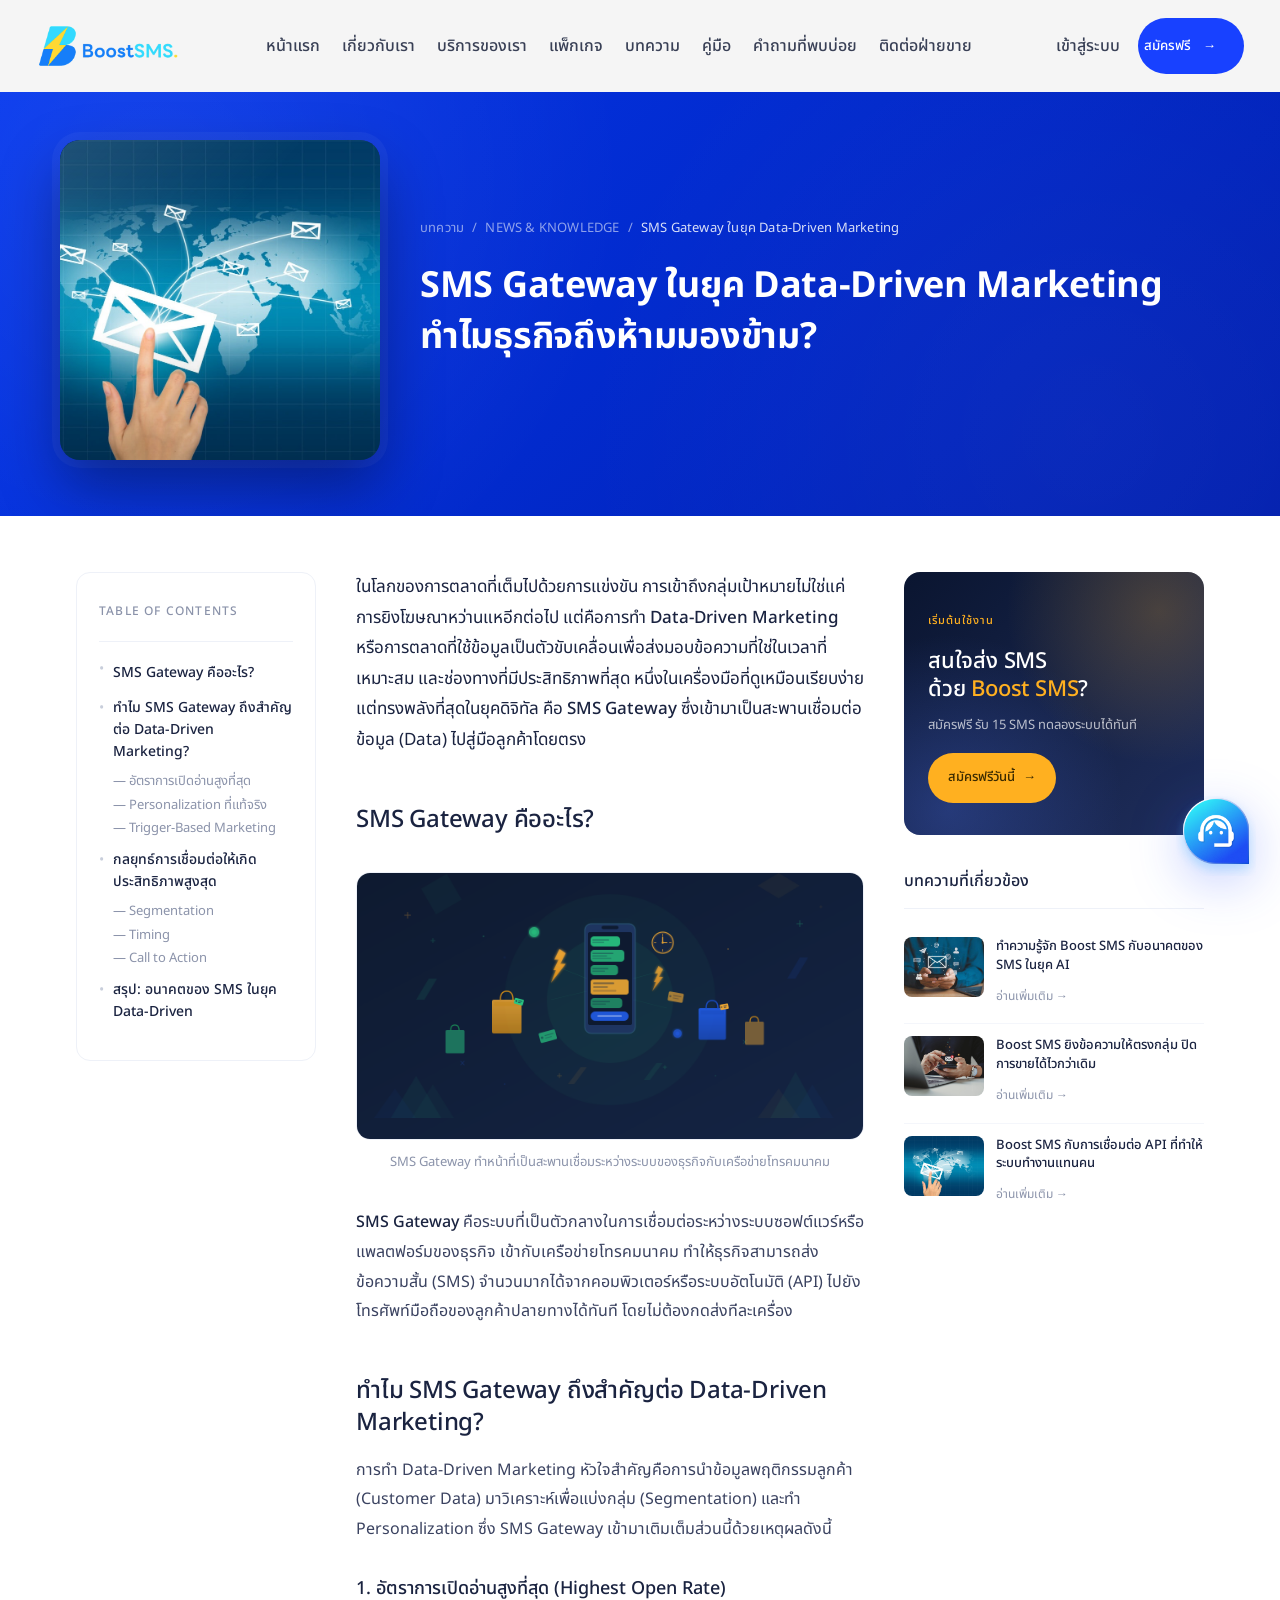
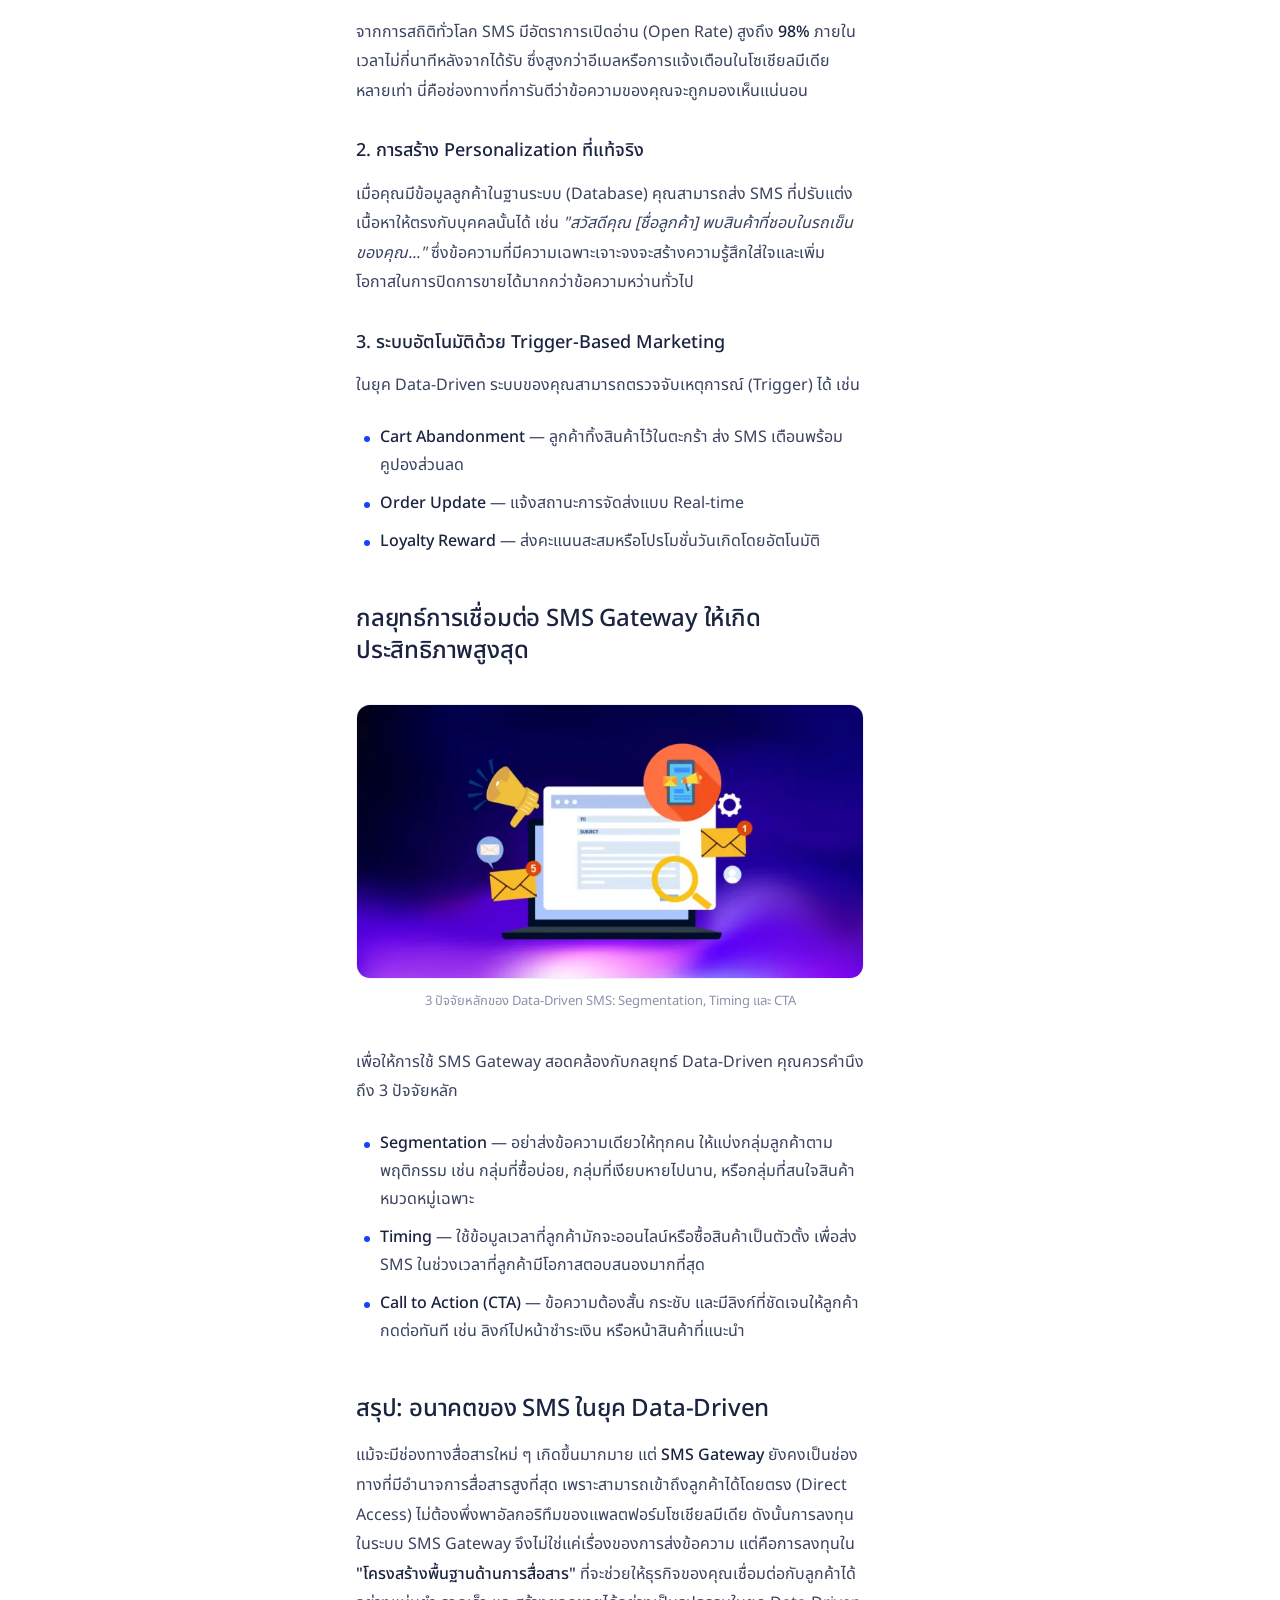
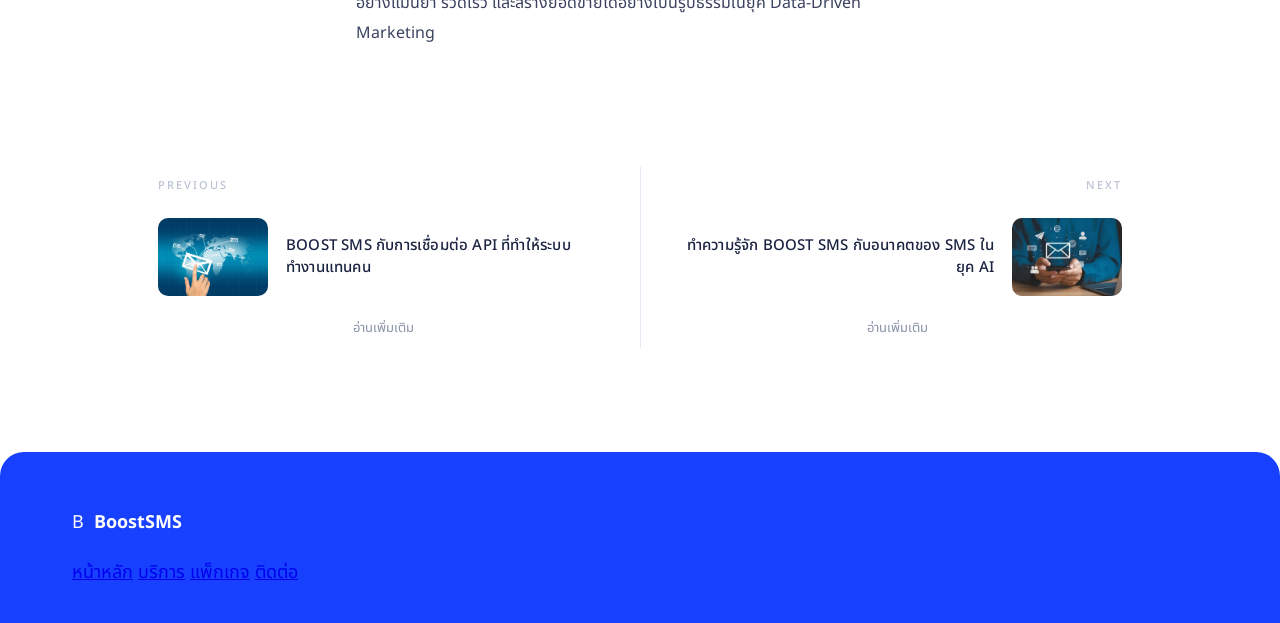
<file: article-sms-gateway-data-driven.html>
<!doctype html>
<html lang="th">
  <head>
    <meta charset="UTF-8" />
    <meta name="viewport" content="width=device-width, initial-scale=1.0" />
    <title>SMS Gateway ในยุค Data-Driven Marketing ทำไมธุรกิจถึงห้ามมองข้าม? | BoostSMS</title>
    <link rel="preconnect" href="https://fonts.googleapis.com" />
    <link rel="preconnect" href="https://fonts.gstatic.com" crossorigin />
    <link
      href="https://fonts.googleapis.com/css2?family=Noto+Sans+Thai:wght@300;400;500;600;700&display=swap"
      rel="stylesheet"
    />
    <link rel="stylesheet" href="styles.css" />
  </head>
  <body>
    <div class="page-shell">
      <header class="topbar">
        <a class="logo" href="index.html">
          <img src="assets/logo-boostsms.png" alt="BoostSMS" class="logo-image" />
        </a>
        <nav class="desktop-nav">
          <a href="index.html">หน้าแรก</a>
          <a href="index.html">เกี่ยวกับเรา</a>
          <a href="index.html">บริการของเรา</a>
          <a href="index.html">แพ็กเกจ</a>
          <a href="index.html#blog">บทความ</a>
          <a href="index.html">คู่มือ</a>
          <a href="index.html">คำถามที่พบบ่อย</a>
          <a href="index.html">ติดต่อฝ่ายขาย</a>
        </nav>
        <div class="topbar-actions">
          <a class="nav-login" href="#">เข้าสู่ระบบ</a>
          <button class="btn btn-primary btn-signup">
            สมัครฟรี
            <span class="arrow" aria-hidden="true">→</span>
          </button>
        </div>
      </header>

      <main>
        <article class="article-page-v2">
          <section class="article-hero-dark">
            <div class="article-hero-grid">
              <div class="article-hero-cover">
                <img src="assets/cover-network.jpg" alt="SMS Gateway ในยุค Data-Driven Marketing" />
              </div>
              <div class="article-hero-info">
                <div class="article-breadcrumb-dark">
                  <a href="index.html">บทความ</a>
                  <span aria-hidden="true">/</span>
                  <a href="index.html#blog">NEWS &amp; KNOWLEDGE</a>
                  <span aria-hidden="true">/</span>
                  <span>SMS Gateway ในยุค Data-Driven Marketing</span>
                </div>
                <h1>SMS Gateway ในยุค Data-Driven Marketing ทำไมธุรกิจถึงห้ามมองข้าม?</h1>
              </div>
            </div>
          </section>

          <section class="article-body-layout">
            <aside class="article-toc-sidebar">
              <div class="toc-sidebar-title">TABLE OF CONTENTS</div>
              <ul class="toc-sidebar-list">
                <li><a href="#what-is-gateway">SMS Gateway คืออะไร?</a></li>
                <li>
                  <a href="#why-important">ทำไม SMS Gateway ถึงสำคัญต่อ Data-Driven Marketing?</a>
                  <ul>
                    <li><a href="#why-important">— อัตราการเปิดอ่านสูงที่สุด</a></li>
                    <li><a href="#why-important">— Personalization ที่แท้จริง</a></li>
                    <li><a href="#why-important">— Trigger-Based Marketing</a></li>
                  </ul>
                </li>
                <li>
                  <a href="#strategy">กลยุทธ์การเชื่อมต่อให้เกิดประสิทธิภาพสูงสุด</a>
                  <ul>
                    <li><a href="#strategy">— Segmentation</a></li>
                    <li><a href="#strategy">— Timing</a></li>
                    <li><a href="#strategy">— Call to Action</a></li>
                  </ul>
                </li>
                <li><a href="#conclusion">สรุป: อนาคตของ SMS ในยุค Data-Driven</a></li>
              </ul>
            </aside>

            <div class="article-main-content">
              <div class="article-content">
                <p class="article-lead">
                  ในโลกของการตลาดที่เต็มไปด้วยการแข่งขัน
                  การเข้าถึงกลุ่มเป้าหมายไม่ใช่แค่การยิงโฆษณาหว่านแหอีกต่อไป
                  แต่คือการทำ <strong>Data-Driven Marketing</strong>
                  หรือการตลาดที่ใช้ข้อมูลเป็นตัวขับเคลื่อนเพื่อส่งมอบข้อความที่ใช่ในเวลาที่เหมาะสม
                  และช่องทางที่มีประสิทธิภาพที่สุด
                  หนึ่งในเครื่องมือที่ดูเหมือนเรียบง่ายแต่ทรงพลังที่สุดในยุคดิจิทัล คือ
                  <strong>SMS Gateway</strong>
                  ซึ่งเข้ามาเป็นสะพานเชื่อมต่อข้อมูล (Data)
                  ไปสู่มือลูกค้าโดยตรง
                </p>

                <h2 id="what-is-gateway">SMS Gateway คืออะไร?</h2>
                <figure>
                  <img src="assets/blog-black-friday.png" alt="SMS Gateway เชื่อมต่อระบบธุรกิจกับเครือข่ายโทรคมนาคม" />
                  <figcaption>SMS Gateway ทำหน้าที่เป็นสะพานเชื่อมระหว่างระบบของธุรกิจกับเครือข่ายโทรคมนาคม</figcaption>
                </figure>
                <p>
                  <strong>SMS Gateway</strong>
                  คือระบบที่เป็นตัวกลางในการเชื่อมต่อระหว่างระบบซอฟต์แวร์หรือแพลตฟอร์มของธุรกิจ
                  เข้ากับเครือข่ายโทรคมนาคม
                  ทำให้ธุรกิจสามารถส่งข้อความสั้น (SMS)
                  จำนวนมากได้จากคอมพิวเตอร์หรือระบบอัตโนมัติ (API)
                  ไปยังโทรศัพท์มือถือของลูกค้าปลายทางได้ทันที
                  โดยไม่ต้องกดส่งทีละเครื่อง
                </p>

                <h2 id="why-important">ทำไม SMS Gateway ถึงสำคัญต่อ Data-Driven Marketing?</h2>
                <p>
                  การทำ Data-Driven Marketing
                  หัวใจสำคัญคือการนำข้อมูลพฤติกรรมลูกค้า (Customer Data)
                  มาวิเคราะห์เพื่อแบ่งกลุ่ม (Segmentation) และทำ Personalization
                  ซึ่ง SMS Gateway เข้ามาเติมเต็มส่วนนี้ด้วยเหตุผลดังนี้
                </p>

                <h3>1. อัตราการเปิดอ่านสูงที่สุด (Highest Open Rate)</h3>
                <p>
                  จากการสถิติทั่วโลก SMS มีอัตราการเปิดอ่าน (Open Rate) สูงถึง
                  <strong>98%</strong> ภายในเวลาไม่กี่นาทีหลังจากได้รับ
                  ซึ่งสูงกว่าอีเมลหรือการแจ้งเตือนในโซเชียลมีเดียหลายเท่า
                  นี่คือช่องทางที่การันตีว่าข้อความของคุณจะถูกมองเห็นแน่นอน
                </p>

                <h3>2. การสร้าง Personalization ที่แท้จริง</h3>
                <p>
                  เมื่อคุณมีข้อมูลลูกค้าในฐานระบบ (Database) คุณสามารถส่ง SMS
                  ที่ปรับแต่งเนื้อหาให้ตรงกับบุคคลนั้นได้ เช่น
                  <em>"สวัสดีคุณ [ชื่อลูกค้า] พบสินค้าที่ชอบในรถเข็นของคุณ..."</em>
                  ซึ่งข้อความที่มีความเฉพาะเจาะจงจะสร้างความรู้สึกใส่ใจและเพิ่มโอกาสในการปิดการขายได้มากกว่าข้อความหว่านทั่วไป
                </p>

                <h3>3. ระบบอัตโนมัติด้วย Trigger-Based Marketing</h3>
                <p>ในยุค Data-Driven ระบบของคุณสามารถตรวจจับเหตุการณ์ (Trigger) ได้ เช่น</p>
                <ul class="feature-list">
                  <li>
                    <strong>Cart Abandonment</strong> — ลูกค้าทิ้งสินค้าไว้ในตะกร้า
                    ส่ง SMS เตือนพร้อมคูปองส่วนลด
                  </li>
                  <li>
                    <strong>Order Update</strong> — แจ้งสถานะการจัดส่งแบบ Real-time
                  </li>
                  <li>
                    <strong>Loyalty Reward</strong> — ส่งคะแนนสะสมหรือโปรโมชั่นวันเกิดโดยอัตโนมัติ
                  </li>
                </ul>

                <h2 id="strategy">กลยุทธ์การเชื่อมต่อ SMS Gateway ให้เกิดประสิทธิภาพสูงสุด</h2>
                <figure>
                  <img src="assets/blog-designs-bank.webp" alt="กลยุทธ์ Data-Driven SMS ด้วย Segmentation Timing และ CTA" />
                  <figcaption>3 ปัจจัยหลักของ Data-Driven SMS: Segmentation, Timing และ CTA</figcaption>
                </figure>
                <p>
                  เพื่อให้การใช้ SMS Gateway สอดคล้องกับกลยุทธ์ Data-Driven
                  คุณควรคำนึงถึง 3 ปัจจัยหลัก
                </p>
                <ul class="feature-list">
                  <li>
                    <strong>Segmentation</strong> — อย่าส่งข้อความเดียวให้ทุกคน
                    ให้แบ่งกลุ่มลูกค้าตามพฤติกรรม เช่น กลุ่มที่ซื้อบ่อย,
                    กลุ่มที่เงียบหายไปนาน, หรือกลุ่มที่สนใจสินค้าหมวดหมู่เฉพาะ
                  </li>
                  <li>
                    <strong>Timing</strong> —
                    ใช้ข้อมูลเวลาที่ลูกค้ามักจะออนไลน์หรือซื้อสินค้าเป็นตัวตั้ง
                    เพื่อส่ง SMS ในช่วงเวลาที่ลูกค้ามีโอกาสตอบสนองมากที่สุด
                  </li>
                  <li>
                    <strong>Call to Action (CTA)</strong> — ข้อความต้องสั้น กระชับ
                    และมีลิงก์ที่ชัดเจนให้ลูกค้ากดต่อทันที เช่น
                    ลิงก์ไปหน้าชำระเงิน หรือหน้าสินค้าที่แนะนำ
                  </li>
                </ul>

                <h2 id="conclusion">สรุป: อนาคตของ SMS ในยุค Data-Driven</h2>
                <p>
                  แม้จะมีช่องทางสื่อสารใหม่ ๆ เกิดขึ้นมากมาย แต่
                  <strong>SMS Gateway</strong>
                  ยังคงเป็นช่องทางที่มีอำนาจการสื่อสารสูงที่สุด
                  เพราะสามารถเข้าถึงลูกค้าได้โดยตรง (Direct Access)
                  ไม่ต้องพึ่งพาอัลกอริทึมของแพลตฟอร์มโซเชียลมีเดีย
                  ดังนั้นการลงทุนในระบบ SMS Gateway
                  จึงไม่ใช่แค่เรื่องของการส่งข้อความ แต่คือการลงทุนใน
                  <strong>"โครงสร้างพื้นฐานด้านการสื่อสาร"</strong>
                  ที่จะช่วยให้ธุรกิจของคุณเชื่อมต่อกับลูกค้าได้อย่างแม่นยำ รวดเร็ว
                  และสร้างยอดขายได้อย่างเป็นรูปธรรมในยุค Data-Driven Marketing
                </p>
              </div>
            </div>

            <aside class="article-right-sidebar">
              <a href="#" class="sidebar-cta-banner">
                <div class="sidebar-cta-inner">
                  <div class="sidebar-cta-eyebrow">เริ่มต้นใช้งาน</div>
                  <div class="sidebar-cta-headline">
                    สนใจส่ง SMS<br />ด้วย <span>Boost SMS</span>?
                  </div>
                  <div class="sidebar-cta-subtext">
                    สมัครฟรี รับ 15 SMS ทดลองระบบได้ทันที
                  </div>
                  <div class="sidebar-cta-button">
                    สมัครฟรีวันนี้
                    <span aria-hidden="true">→</span>
                  </div>
                </div>
                <div class="sidebar-cta-deco" aria-hidden="true"></div>
              </a>

              <div class="sidebar-related">
                <div class="sidebar-related-title">บทความที่เกี่ยวข้อง</div>
                <a href="article-boost-sms-ai-future.html" class="sidebar-related-item">
                  <div class="sr-thumb"><img src="assets/cover-ai.jpeg" alt="" /></div>
                  <div class="sr-body">
                    <h4>ทำความรู้จัก Boost SMS กับอนาคตของ SMS ในยุค AI</h4>
                    <span class="sr-more">อ่านเพิ่มเติม →</span>
                  </div>
                </a>
                <a href="article-boost-sms-targeted.html" class="sidebar-related-item">
                  <div class="sr-thumb"><img src="assets/cover-targeted.jpeg" alt="" /></div>
                  <div class="sr-body">
                    <h4>Boost SMS ยิงข้อความให้ตรงกลุ่ม ปิดการขายได้ไวกว่าเดิม</h4>
                    <span class="sr-more">อ่านเพิ่มเติม →</span>
                  </div>
                </a>
                <a href="article-boost-sms-api.html" class="sidebar-related-item">
                  <div class="sr-thumb"><img src="assets/cover-network.jpg" alt="" /></div>
                  <div class="sr-body">
                    <h4>Boost SMS กับการเชื่อมต่อ API ที่ทำให้ระบบทำงานแทนคน</h4>
                    <span class="sr-more">อ่านเพิ่มเติม →</span>
                  </div>
                </a>
              </div>
            </aside>
          </section>

          <nav class="article-prevnext" aria-label="บทความก่อนหน้าและถัดไป">
            <a href="article-boost-sms-api.html" class="prevnext-item prevnext-prev">
              <div class="prevnext-label">PREVIOUS</div>
              <div class="prevnext-body">
                <div class="prevnext-thumb">
                  <img src="assets/cover-network.jpg" alt="" />
                </div>
                <div class="prevnext-text">
                  <h4>BOOST SMS กับการเชื่อมต่อ API ที่ทำให้ระบบทำงานแทนคน</h4>
                </div>
              </div>
              <div class="prevnext-more">อ่านเพิ่มเติม</div>
            </a>
            <a href="article-boost-sms-ai-future.html" class="prevnext-item prevnext-next">
              <div class="prevnext-label">NEXT</div>
              <div class="prevnext-body">
                <div class="prevnext-text">
                  <h4>ทำความรู้จัก BOOST SMS กับอนาคตของ SMS ในยุค AI</h4>
                </div>
                <div class="prevnext-thumb">
                  <img src="assets/cover-ai.jpeg" alt="" />
                </div>
              </div>
              <div class="prevnext-more">อ่านเพิ่มเติม</div>
            </a>
          </nav>
        </article>
      </main>

      <footer class="footer">
        <div class="footer-brand">
          <span class="logo-mark">B</span>
          <strong>BoostSMS</strong>
        </div>
        <div class="footer-links">
          <a href="index.html">หน้าหลัก</a>
          <a href="index.html">บริการ</a>
          <a href="index.html">แพ็กเกจ</a>
          <a href="index.html">ติดต่อ</a>
        </div>
      </footer>
    </div>

    <a href="https://line.me/R/ti/p/@064iqpfd?oat_content=url&ts=04281319" target="_blank" rel="noopener" class="chat-popup" aria-label="แชทกับเราทาง LINE">
      <img src="assets/chat-popup.png" alt="Chat" />
    </a>

    <script src="script.js"></script>
  </body>
</html>
</file>
<file: styles.css>
:root {
  --blue: #1841ff;
  --blue-dark: #1235d2;
  --sky: #eef8ff;
  --ink: #1D293D;
  --muted: #62748E;
  --line: #E2E8F0;
  --mint: #e6f6ef;
  --mint-deep: #a8dfc3;
}

* {
  box-sizing: border-box;
}

html {
  scroll-behavior: smooth;
  overflow-x: hidden;
  width: 100%;
}

body {
  margin: 0;
  font-family: "Noto Sans Thai", sans-serif;
  font-size: 18px;
  font-weight: 400;
  line-height: 29.7px;
  letter-spacing: 0;
  background: #ececec;
  color: var(--ink);
  overflow-x: hidden;
  width: 100%;
  max-width: 100vw;
}

.page-shell {
  background: #fff;
  overflow-x: hidden;
  width: 100%;
}

.topbar {
  display: flex;
  align-items: center;
  justify-content: space-between;
  gap: 24px;
  padding: 18px 36px;
  position: sticky;
  top: 0;
  z-index: 20;
  background: rgba(244, 244, 244, 0.9);
  backdrop-filter: blur(8px);
}

main section[id] {
  scroll-margin-top: 92px;
}

.only-mobile {
  display: none;
}

.only-desktop {
  display: inline;
}

@media (max-width: 760px) {
  main section[id] {
    scroll-margin-top: 68px;
  }

  .only-mobile {
    display: inline;
  }

  .only-desktop {
    display: none;
  }
}

.logo {
  display: flex;
  align-items: center;
  text-decoration: none;
}

.logo-image {
  height: 48px;
  width: auto;
  display: block;
}

.desktop-nav {
  display: flex;
  gap: 22px;
  flex-wrap: wrap;
  justify-content: center;
  flex: 1;
}

.desktop-nav a {
  text-decoration: none;
  color: #394056;
  font-size: 16px;
  font-weight: 500;
  line-height: 1;
  letter-spacing: 0;
  transition: color 0.15s ease;
}

.desktop-nav a:hover {
  color: var(--blue);
}

.topbar-actions {
  display: flex;
  align-items: center;
  gap: 18px;
  position: relative;
}

.nav-login {
  color: #394056;
  text-decoration: none;
  font-size: 16px;
  font-weight: 500;
  line-height: 1;
  letter-spacing: 0;
}

.btn-signup {
  display: inline-flex;
  align-items: center;
}

.nav-toggle {
  display: none;
  width: 44px;
  height: 44px;
  border: 0;
  background: transparent;
  padding: 0;
  cursor: pointer;
  flex-direction: column;
  align-items: center;
  justify-content: center;
  gap: 5px;
}

.nav-toggle span {
  display: block;
  width: 24px;
  height: 2px;
  background: #0F172B;
  border-radius: 2px;
  transition: transform 0.25s ease, opacity 0.2s ease;
}

.nav-toggle.active span:nth-child(1) {
  transform: translateY(7px) rotate(45deg);
}

.nav-toggle.active span:nth-child(2) {
  opacity: 0;
}

.nav-toggle.active span:nth-child(3) {
  transform: translateY(-7px) rotate(-45deg);
}

.mobile-menu {
  display: none;
  position: absolute;
  top: calc(100% + 8px);
  right: 16px;
  min-width: 220px;
  background: #fff;
  border-radius: 16px;
  box-shadow: 0 20px 40px rgba(15, 23, 43, 0.12), 0 4px 12px rgba(15, 23, 43, 0.06);
  padding: 12px 0;
  flex-direction: column;
  z-index: 30;
}

.mobile-menu.open {
  display: flex;
}

.mobile-menu a {
  color: #0F172B;
  text-decoration: none;
  font-size: 16px;
  font-weight: 400;
  padding: 12px 24px;
  line-height: 1.4;
  transition: background 0.15s ease, color 0.15s ease;
}

.mobile-menu a:hover,
.mobile-menu a:focus-visible {
  background: #F4F6FB;
  color: var(--blue);
}

.btn.btn-signup {
  height: 56px;
  padding: 0 28px 0 6px;
  gap: 12px;
  justify-content: flex-start;
}

.btn-signup-arrow {
  width: 44px;
  height: 44px;
  border-radius: 50%;
  background: #fff;
  color: var(--blue);
  display: inline-flex;
  align-items: center;
  justify-content: center;
  font-size: 18px;
  flex-shrink: 0;
  transition: transform 0.2s ease;
}

.btn-signup-text {
  font-weight: 500;
  font-size: 16px;
}

.btn-signup:hover .btn-signup-arrow {
  transform: translateX(3px);
}

.btn {
  border: 0;
  border-radius: 999px;
  font-family: inherit;
  font-weight: 500;
  height: 50px;
  padding: 0 24px;
  display: inline-flex;
  align-items: center;
  justify-content: center;
  cursor: pointer;
}

.btn-primary {
  background: var(--blue);
  color: #fff;
}

.btn-ghost {
  background: #edf2ff;
  color: var(--blue);
  border: 1px solid #dae5ff;
}

.btn-light {
  background: #fff;
  color: var(--blue);
}

.full {
  width: 100%;
}

.section-light {
  padding: 56px 36px;
  background: #fff;
}

.section-blue {
  padding: 72px 56px;
  background: #1D4CF3;
  color: #fff;
}

.hero {
  padding: 24px 48px 64px;
  background: #F4F4F4E5;
}

.hero-card {
  display: grid;
  grid-template-columns: 1.05fr 1fr;
  gap: 0;
  align-items: center;
  padding: 20px 0 40px 56px;
  background: #FFFFFF;
  border-radius: 24px;
  position: relative;
  overflow: hidden;
}

.hero h1 {
  margin: 0;
  font-size: 32px;
  line-height: 1;
  font-weight: 600;
  letter-spacing: -0.3px;
}

.hero-lead {
  color: #4b5470;
  margin: 18px 0 0;
  font-size: 16px;
  line-height: 1.65;
  max-width: 520px;
}

.price-callout {
  margin-top: 28px;
  background: #ECFEFF;
  border-radius: 24px;
  padding: 22px 28px 24px;
  max-width: 520px;
  position: relative;
}

.price-callout::before {
  content: "";
  position: absolute;
  top: -22px;
  right: -12px;
  width: 64px;
  height: 64px;
  background: #eef5fc;
  border-radius: 50%;
  pointer-events: none;
}

.price-callout::after {
  content: "";
  position: absolute;
  bottom: -18px;
  left: 48px;
  width: 32px;
  height: 32px;
  background: #ECFEFF;
  border-radius: 50%;
  pointer-events: none;
}

.price-headline {
  margin: 0 80px 0 0;
  font-size: 24px;
  font-weight: 600;
  color: var(--ink);
  letter-spacing: -0.2px;
}

.price-headline strong {
  color: var(--blue);
  font-weight: 700;
}

.price-checks {
  list-style: none;
  padding: 0;
  margin: 20px 0 24px;
  display: flex;
  flex-wrap: wrap;
  gap: 22px;
}

.price-checks li {
  display: inline-flex;
  align-items: center;
  gap: 10px;
  color: #3b4358;
  font-size: 16px;
}

.price-checks .check {
  width: 22px;
  height: 22px;
  border-radius: 50%;
  background: rgba(51, 217, 255, 0.15);
  color: #33D9FF;
  font-size: 13px;
  font-weight: 700;
  display: inline-flex;
  align-items: center;
  justify-content: center;
}

.price-callout .btn {
  padding: 0 26px;
  font-size: 15px;
  font-weight: 600;
  box-shadow: 0 12px 24px rgba(24, 65, 255, 0.28);
}

.hero-phone-wrap {
  display: flex;
  justify-content: flex-start;
  align-items: flex-end;
  position: relative;
  align-self: stretch;
  margin-bottom: -60px;
  overflow: visible;
}

.hero-phone-image {
  width: 100%;
  max-width: 420px;
  height: auto;
  display: block;
  object-fit: contain;
  -webkit-mask-image: linear-gradient(
    to bottom,
    #000 0%,
    #000 82%,
    rgba(0, 0, 0, 0.85) 88%,
    transparent 95%
  );
  mask-image: linear-gradient(
    to bottom,
    #000 0%,
    #000 82%,
    rgba(0, 0, 0, 0.85) 88%,
    transparent 95%
  );
}

.hero-stats {
  margin-top: 48px;
  padding: 0 24px 8px;
  position: relative;
}

.hero-stats-track {
  display: grid;
  grid-template-columns: repeat(4, minmax(0, 1fr));
  gap: 20px;
}

.stat.stat-clone {
  display: none;
}

.chat-popup {
  position: fixed;
  bottom: 24px;
  right: 24px;
  width: 80px;
  height: 80px;
  z-index: 50;
  display: block;
  transition: transform 0.2s ease;
}

.chat-popup img {
  width: 100%;
  height: 100%;
  display: block;
  object-fit: contain;
  filter: drop-shadow(0 14px 26px rgba(24, 65, 255, 0.28));
}

.chat-popup:hover {
  transform: translateY(-2px);
}

@media (max-width: 760px) {
  .chat-popup {
    width: 64px;
    height: 64px;
    bottom: 16px;
    right: 16px;
  }
}

.stat {
  display: flex;
  flex-direction: column;
  align-items: center;
  text-align: center;
}

.stat strong {
  font-size: 44px;
  font-weight: 700;
  color: var(--ink);
  letter-spacing: -0.5px;
  line-height: 1;
}

.stat span {
  margin-top: 8px;
  color: var(--muted);
  font-size: 14px;
}

.service-header {
  display: flex;
  align-items: center;
  justify-content: space-between;
  gap: 24px;
  flex-wrap: wrap;
}

.service-header h2 {
  margin: 0;
  font-size: 36px;
  line-height: 1;
  font-weight: 700;
  letter-spacing: -0.3px;
}

.service-header .accent {
  color: #9EF4FF;
}

.pill-tabs {
  display: inline-flex;
  padding: 6px;
  gap: 4px;
  border-radius: 999px;
  background: rgba(255, 255, 255, 0.12);
  backdrop-filter: blur(20px) saturate(180%);
  -webkit-backdrop-filter: blur(20px) saturate(180%);
  border: 1px solid rgba(255, 255, 255, 0.18);
  box-shadow:
    inset 0 1px 0 rgba(255, 255, 255, 0.25),
    inset 0 -1px 0 rgba(0, 0, 0, 0.12),
    0 8px 24px rgba(0, 0, 0, 0.12);
  flex-wrap: wrap;
}

.tab {
  border: 0;
  background: transparent;
  color: #fff;
  padding: 10px 22px;
  border-radius: 999px;
  font-family: inherit;
  font-size: 20px;
  font-weight: 500;
  cursor: pointer;
  transition: background 0.2s ease, color 0.2s ease, box-shadow 0.2s ease;
}

.tab:hover {
  background: rgba(255, 255, 255, 0.12);
}

.tab.active {
  background: rgba(255, 255, 255, 0.95);
  backdrop-filter: blur(12px);
  -webkit-backdrop-filter: blur(12px);
  color: #0028B6;
  font-weight: 600;
  box-shadow:
    inset 0 1px 0 rgba(255, 255, 255, 0.9),
    inset 0 -1px 0 rgba(0, 40, 182, 0.08),
    0 4px 14px rgba(0, 0, 0, 0.18);
}

.service-panel {
  display: none;
  animation: panelFade 0.35s ease;
}

.service-panel.active {
  display: block;
}

@keyframes panelFade {
  from { opacity: 0; transform: translateY(6px); }
  to   { opacity: 1; transform: translateY(0); }
}

.service-content {
  margin-top: 40px;
  display: grid;
  grid-template-columns: 0.9fr 1.1fr;
  gap: 32px;
  align-items: center;
}

.service-sub {
  margin: 14px 0 0;
  color: rgba(255, 255, 255, 0.78);
  font-size: 20px;
  line-height: 1.7;
  max-width: 520px;
}

.sparkle {
  display: inline-block;
  height: 0.9em;
  width: auto;
  vertical-align: -0.05em;
  margin-left: 4px;
  filter: drop-shadow(0 0 6px rgba(255, 221, 120, 0.8));
}

.service-ctas {
  display: flex;
  gap: 12px;
  margin-top: 28px;
  flex-wrap: wrap;
}

.service-ctas .btn {
  padding: 0 22px;
  font-weight: 600;
  font-size: 14px;
}

.btn-yellow {
  background: #ffd74d;
  color: #141414;
}

.service-visual {
  position: relative;
  display: flex;
  align-items: center;
  justify-content: center;
}

.service-visual img {
  display: block;
  max-width: 100%;
  height: auto;
}

.otp-stage {
  position: relative;
  margin: 20px auto 0;
  width: 100%;
  aspect-ratio: 1160 / 560;
}

.otp-lead {
  position: absolute;
  top: 22%;
  left: 4%;
  width: 38%;
  margin: 0;
  font-size: 20px;
  font-weight: 600;
  line-height: 1.5;
  letter-spacing: -0.2px;
  text-align: center;
  color: #fff;
  z-index: 5;
}

.otp-dashboard-img {
  position: absolute;
  top: 4%;
  right: -56px;
  width: 56%;
  height: auto;
  border-radius: 12px 0 0 12px;
  z-index: 1;
}

.otp-phone-img {
  position: absolute;
  bottom: 0;
  left: 7%;
  width: 27%;
  height: auto;
  z-index: 3;
  filter: drop-shadow(0 26px 36px rgba(5, 12, 60, 0.45));
}

.otp-envelope-wrap {
  position: absolute;
  top: 40%;
  left: 30%;
  width: 14%;
  z-index: 4;
  transform: rotate(-8deg);
  filter: drop-shadow(0 14px 20px rgba(5, 12, 60, 0.35));
}

.otp-envelope-img {
  width: 100%;
  height: auto;
  display: block;
}

.otp-envelope-dot {
  position: absolute;
  top: -14%;
  right: 40%;
  width: 26px;
  height: 26px;
  border-radius: 50%;
  background: #ff3b5c;
  color: #fff;
  font-size: 13px;
  font-weight: 700;
  font-style: normal;
  display: flex;
  align-items: center;
  justify-content: center;
  box-shadow: 0 4px 10px rgba(0, 0, 0, 0.18);
  transform: rotate(8deg);
}

.service-panel[data-panel="otp"] {
  padding-bottom: 0;
}

.sms-service:has(.service-panel[data-panel="otp"].active) {
  padding-bottom: 0;
}

.api-lead {
  margin: 0 0 14px;
  font-size: 24px;
  font-weight: 700;
  line-height: 1.35;
  color: #fff;
}

.api-visual img {
  width: 100%;
  max-width: 560px;
  filter: drop-shadow(0 24px 40px rgba(5, 12, 60, 0.45));
}

.btn-outline-light {
  background: transparent;
  color: #fff;
  border: 1px solid rgba(255, 255, 255, 0.7);
}

.btn-outline-light:hover {
  background: rgba(255, 255, 255, 0.1);
}

.report-subtitle {
  margin: 28px auto 0;
  text-align: center;
  font-size: 20px;
  font-weight: 600;
  color: #fff;
  max-width: 720px;
}

.report-visual-full {
  margin-top: 28px;
  justify-content: center;
}

.report-visual-full img {
  width: 100%;
  max-width: 1080px;
  height: auto;
  filter: drop-shadow(0 30px 50px rgba(5, 12, 60, 0.4));
}

.service-lead {
  margin: 0;
  font-size: 24px;
  line-height: 1.65;
  color: rgba(255, 255, 255, 0.92);
}

.carrier-card {
  margin-top: 28px;
  filter: drop-shadow(0 8px 14px rgba(0, 0, 0, 0.16));
}

.carrier-title {
  display: none;
}

.carrier-logos {
  display: flex;
  align-items: center;
  justify-content: center;
}

.carrier-logos img {
  width: 100%;
  display: block;
}

.service-features {
  list-style: none;
  padding: 0;
  margin: 28px 0 0;
  display: grid;
  gap: 14px;
}

.service-features li {
  position: relative;
  padding-left: 20px;
  font-size: 20px;
  line-height: 1.55;
  color: rgba(255, 255, 255, 0.92);
}

.service-features li::before {
  content: "";
  position: absolute;
  left: 0;
  top: 9px;
  width: 6px;
  height: 6px;
  border-radius: 50%;
  background: #7cc8ff;
}

.service-dashboard {
  margin-right: -56px;
}

.service-dashboard img {
  display: block;
  width: 100%;
  height: auto;
}

.mock-head {
  height: 28px;
  border-radius: 8px;
  background: #edf2ff;
}

.mock-grid {
  margin-top: 12px;
  display: grid;
  grid-template-columns: 1fr 1fr;
  gap: 10px;
}

.mock-grid div {
  height: 100px;
  border-radius: 10px;
  background: #f4f7ff;
}

.section-title h2 {
  margin: 0;
  font-size: 32px;
  line-height: 1;
  font-weight: 600;
  letter-spacing: -0.3px;
}

.section-title .accent-blue {
  color: var(--blue);
}

.section-title.center {
  text-align: center;
}

.features {
  background: #EEFAFF;
  border-bottom-left-radius: 50% 80px;
  padding-bottom: 100px;
}

.feature-layout {
  margin-top: 64px;
  display: grid;
  grid-template-columns: 1.5fr 1fr;
  gap: 24px;
  align-items: center;
}

.feature-cards {
  display: grid;
  grid-template-columns: 1fr 1fr;
  gap: 16px;
}

.feature-chart {
  margin-right: -56px;
}

.feature-chart img {
  width: 100%;
  display: block;
}

.f-card {
  background: #fff;
  border-radius: 18px;
  padding: 22px 24px;
  display: flex;
  flex-direction: column;
  box-shadow: 0 8px 24px rgba(20, 33, 84, 0.05);
}

.f-icon {
  display: inline-flex;
  align-items: center;
  justify-content: center;
  width: fit-content;
  color: var(--blue);
  margin-bottom: 14px;
}

.f-icon svg,
.f-icon img {
  width: 36px;
  height: 36px;
  object-fit: contain;
}

.f-card h3 {
  margin: 0 0 6px;
  font-size: 17px;
  font-weight: 700;
  color: var(--ink);
  letter-spacing: -0.2px;
}

.f-card p {
  margin: 0;
  color: #6b7390;
  line-height: 1.5;
  font-size: 14px;
}

.award {
  padding: 60px 36px 72px;
  text-align: center;
  background: #fff;
}

.award-image {
  width: min(140px, 40vw);
  display: block;
  margin: 0 auto 20px;
}

.award h3 {
  margin: 0 0 14px;
  font-size: 24px;
  font-weight: 700;
  color: #E42637;
  letter-spacing: -0.2px;
}

.award p {
  color: #636b83;
  margin: 0 auto 14px;
  font-size: 15px;
  line-height: 1.75;
  max-width: 760px;
}

.award-link {
  color: var(--blue);
  text-decoration: underline;
  font-size: 15px;
  font-weight: 400;
}

.award-link:hover {
  text-decoration: none;
}
.pricing {
  background: #EEFAFF;
  border-top-right-radius: 50% 80px;
  padding-top: 100px;
}

.pricing-subtitle {
  margin: 10px 0 0;
  color: var(--blue);
  font-size: 22px;
  font-weight: 700;
  letter-spacing: -0.2px;
}

.pricing-rows {
  margin-top: 110px;
  display: flex;
  flex-direction: column;
  gap: 90px;
}

.plan-row {
  background: #fff;
  border-radius: 28px;
  padding: 18px 14px;
  display: grid;
  grid-template-columns: repeat(5, minmax(0, 1fr));
  gap: 4px;
  position: relative;
}

.plan {
  border: 0;
  border-radius: 0;
  padding: 22px 24px;
  position: relative;
  background: transparent;
  display: flex;
  flex-direction: column;
}

.plan-label {
  margin: 0;
  font-size: 13px;
  font-weight: 600;
  color: #0F172B;
}

.plan-price {
  margin: 2px 0 14px;
  font-size: 26px;
  font-weight: 700;
  color: #0F172B;
  letter-spacing: -0.5px;
}

.plan-details {
  list-style: none;
  padding: 0 0 14px;
  margin: 0 0 12px;
  border-bottom: 1px solid #c5cbdb;
  display: flex;
  flex-direction: column;
  gap: 6px;
}

.plan-details li {
  display: flex;
  justify-content: space-between;
  gap: 12px;
  font-size: 14px;
  font-weight: 300;
  color: #0F172B;
}

.plan-details strong {
  color: #0F172B;
  font-weight: 600;
}

.plan-features {
  list-style: none;
  padding: 0;
  margin: 0 0 16px;
  display: flex;
  flex-direction: column;
  gap: 8px;
}

.plan-features li {
  position: relative;
  padding-left: 26px;
  font-size: 13px;
  font-weight: 300;
  color: #0F172B;
  line-height: 1.4;
}

.plan-features li::before {
  content: "";
  position: absolute;
  left: 0;
  top: 50%;
  transform: translateY(-50%);
  width: 18px;
  height: 18px;
  border-radius: 50%;
  background: rgba(51, 217, 255, 0.15) url("data:image/svg+xml;utf8,<svg xmlns='http://www.w3.org/2000/svg' viewBox='0 0 24 24' fill='%2333D9FF'><path d='M9 16.17 4.83 12l-1.42 1.41L9 19 21 7l-1.41-1.41z'/></svg>") no-repeat center/11px;
}

.plan .btn {
  margin-top: auto;
  padding: 0 16px;
  font-weight: 600;
  height: 50px;
}

.plan.featured {
  background: #1D4CF3;
  color: #fff;
  border: 0;
  border-radius: 32px;
  padding: 22px 24px;
  margin: -60px 0 70px;
  box-shadow: 0 0 30px 2px rgba(62, 236, 255, 0.5);
  z-index: 2;
}

.plan.featured .plan-label {
  color: #fff;
}

.plan.featured .plan-price {
  color: #fff;
}

.plan.featured .plan-details {
  border-bottom-color: rgba(255, 255, 255, 0.5);
}

.plan.featured .plan-details li {
  color: #fff;
}

.plan.featured .plan-details strong {
  color: #fff;
}

.plan.featured .plan-features li {
  color: #fff;
}

.plan.featured .plan-features li::before {
  background-color: rgba(62, 236, 255, 0.35);
}

.btn-featured {
  background: rgba(255, 255, 255, 0.3);
  color: #fff;
  backdrop-filter: blur(4px);
}

.plan-dots {
  display: none;
}

.btn-featured:hover {
  background: rgba(255, 255, 255, 0.3);
}

.badge {
  position: absolute;
  top: 18px;
  right: 18px;
  background: #FFE958;
  color: #0028C3;
  padding: 4px 12px;
  border-radius: 999px;
  font-size: 12px;
  font-weight: 600;
  min-width: 72px;
  text-align: center;
}

.advisor {
  margin-top: 56px;
  border-radius: 32px;
  padding: 44px 56px;
  background: #fff;
  display: grid;
  grid-template-columns: auto 1fr;
  align-items: center;
  gap: 32px;
  position: relative;
  overflow: hidden;
  box-shadow: 0 12px 32px -18px rgba(30, 45, 90, 0.12);
}

.advisor-right {
  display: flex;
  align-items: center;
  justify-content: flex-end;
  gap: 0;
}

.advisor-content h3 {
  margin: 0;
  font-size: 32px;
  font-weight: 600;
  color: var(--ink);
  letter-spacing: -0.3px;
}

.advisor-content p {
  margin: 10px 0 22px;
  color: #5a6179;
  font-size: 15px;
  line-height: 1.55;
  max-width: 560px;
}

.advisor-features {
  list-style: none;
  padding: 0;
  margin: 0;
  display: grid;
  grid-template-columns: repeat(2, max-content);
  gap: 12px 48px;
}

.advisor-features li {
  position: relative;
  padding-left: 30px;
  font-size: 14.5px;
  color: var(--ink);
}

.advisor-features li::before {
  content: "";
  position: absolute;
  left: 0;
  top: 50%;
  transform: translateY(-50%);
  width: 20px;
  height: 20px;
  border-radius: 50%;
  background: rgba(51, 217, 255, 0.15) url("data:image/svg+xml;utf8,<svg xmlns='http://www.w3.org/2000/svg' viewBox='0 0 24 24' fill='%2333D9FF'><path d='M9 16.17 4.83 12l-1.42 1.41L9 19 21 7l-1.41-1.41z'/></svg>") no-repeat center/12px;
}

.advisor-contact {
  background: #FFE538;
  color: #0F172B;
  padding: 3px 26px 3px 3px;
  height: 52px;
  font-weight: 700;
  font-size: 16px;
  border-radius: 999px;
  display: inline-flex;
  align-items: center;
  gap: 12px;
  white-space: nowrap;
  box-shadow: none;
  position: relative;
  z-index: 2;
  transition: transform 0.2s ease, background 0.2s ease;
}

.advisor-contact:hover {
  background: #F5D520;
  transform: translateY(-1px);
}

.advisor-contact-icon-wrap {
  width: 46px;
  height: 46px;
  display: inline-flex;
  align-items: center;
  justify-content: center;
  flex-shrink: 0;
}

.advisor-contact-icon {
  width: 100%;
  height: 100%;
  display: block;
}

.advisor-visual {
  display: flex;
  align-items: flex-end;
  justify-content: flex-end;
  margin: -44px -56px -44px -60px;
}

.advisor-image {
  width: 100%;
  max-width: 360px;
  display: block;
}

.boost-banner {
  position: relative;
  overflow: hidden;
  background: rgba(228, 38, 55, 0.93);
  color: #fff;
  padding: 64px 60px 72px;
  isolation: isolate;
}

.boost-banner-media {
  position: absolute;
  inset: 0;
  background-image: url("assets/boost-banner-bg.jpg");
  background-size: cover;
  background-position: center 30%;
  mix-blend-mode: multiply;
  opacity: 0.2;
  z-index: 0;
  pointer-events: none;
}

.boost-banner-inner {
  position: relative;
  z-index: 1;
  max-width: 1120px;
  margin: 0 auto;
}

.boost-banner-head {
  display: flex;
  justify-content: space-between;
  align-items: center;
  gap: 24px;
  flex-wrap: wrap;
  margin-bottom: 32px;
}

.boost-banner-logo {
  width: 184px;
  height: 60px;
  object-fit: contain;
  object-position: left center;
  display: block;
}

.boost-banner-tagline {
  margin: 0;
  font-size: 30px;
  font-weight: 600;
  font-style: italic;
  line-height: 1.6;
  letter-spacing: 0.01em;
  text-align: right;
  display: flex;
  flex: 1;
  height: 48px;
  align-items: center;
  justify-content: flex-end;
  gap: 8px;
  color: #fff;
}

.boost-banner-bolt {
  width: auto;
  height: 38px;
  flex-shrink: 0;
  display: block;
}

.boost-letters {
  display: grid;
  grid-template-columns: repeat(5, 1fr);
  column-gap: 12px;
  text-align: left;
  margin-top: 4px;
  align-items: end;
}

.boost-col {
  display: flex;
  flex-direction: column;
  justify-content: flex-end;
}

.boost-letter {
  width: auto;
  height: 64px;
  display: block;
  margin: 0 0 14px;
  object-fit: contain;
  object-position: left bottom;
}

.boost-col h4 {
  margin: 0 0 4px;
  font-size: 18px;
  font-weight: 700;
  color: #fff;
  text-align: left;
}

.boost-col p {
  margin: 0;
  font-size: 16px;
  line-height: 1.45;
  color: rgba(255, 255, 255, 0.95);
  font-weight: 300;
  text-align: left;
}

@media (max-width: 1100px) {
  .boost-banner {
    padding: 48px 32px 56px;
  }
  .boost-letter {
    height: 52px;
    margin-bottom: 10px;
  }
  .boost-letters {
    gap: 18px;
  }
  .boost-col h4 {
    font-size: 15px;
  }
  .boost-col p {
    font-size: 14px;
  }
  .boost-banner-tagline {
    font-size: 24px;
  }
}

@media (max-width: 720px) {
  .boost-banner {
    display: none;
  }
  .boost-banner-head {
    flex-direction: column;
    align-items: flex-start;
    gap: 12px;
    margin-bottom: 16px;
  }
  .boost-banner-logo {
    width: 140px;
    height: 46px;
  }
  .boost-banner-tagline {
    font-size: 15px;
  }
  .boost-banner-bolt {
    height: 28px;
  }
  .boost-letters {
    grid-template-columns: 1fr;
    gap: 18px;
  }
  .boost-col {
    display: grid;
    grid-template-columns: auto 1fr;
    column-gap: 0;
    row-gap: 6px;
    align-items: end;
  }
  .boost-letter {
    height: 40px;
    margin: 0;
    grid-row: 1;
    grid-column: 1;
    align-self: center;
  }
  .boost-col h4 {
    font-size: 18px;
    grid-row: 1;
    grid-column: 2;
    align-self: center;
    margin-left: -2px;
  }
  .boost-col p {
    font-size: 14px;
    grid-column: 1 / -1;
    grid-row: 2;
    line-height: 1.5;
  }
  .boost-h4-cap {
    display: none;
  }
}

.partner {
  text-align: center;
  background: linear-gradient(180deg, #0437ED 0%, #001EAE 100%);
  color: #fff;
}

.partner h2 {
  margin: 8px 0 0;
  font-size: 36px;
  line-height: 1;
  font-weight: 700;
  letter-spacing: -0.3px;
}

.partner-head {
  text-align: center;
}

.partner-head .eyebrow {
  max-width: none;
  margin: 0;
  text-align: center;
  color: #fff;
  font-size: 16px;
  font-weight: 400;
}

.partner-brand-logo {
  display: block;
  margin: 20px auto 0;
  height: 72px;
  width: auto;
}

.partner-head p {
  max-width: 1100px;
  margin: 28px auto 0;
  color: #fff;
  font-size: 16px;
  font-weight: 400;
  line-height: 1.7;
}

.partner-trust {
  margin-top: 36px;
}

.partner-trust h3 {
  margin: 0;
  font-size: 32px;
  font-weight: 600;
  color: #fff;
}

.partner-trust p {
  max-width: none;
  margin: 12px auto 64px;
  color: #d8def2;
  line-height: 1.65;
  font-size: 20px;
  white-space: nowrap;
}

.map-glow {
  margin: 22px auto 10px;
  max-width: 1200px;
}

.map-image {
  width: 100%;
  display: block;
}

.partner-logos {
  display: flex;
  justify-content: space-between;
  align-items: center;
  flex-wrap: wrap;
  gap: 32px;
  max-width: 1280px;
  margin: 0 auto;
  padding: 32px 20px;
}

.partner-logo-image {
  width: auto;
  height: 40px;
  object-fit: contain;
}

.partner-logo-clone {
  display: none;
}

.reviews {
  border-top-left-radius: 48px;
  border-top-right-radius: 48px;
  position: relative;
  margin-top: -48px;
}

.reviews-title h2 {
  display: inline-flex;
  align-items: center;
  gap: 14px;
  position: relative;
  font-size: 36px;
  line-height: 1;
  font-weight: 700;
  letter-spacing: -0.3px;
}

.reviews-title-deco {
  width: 40px;
  height: auto;
  display: inline-block;
}

.reviews-viewport {
  margin-top: 40px;
  overflow-x: auto;
  overflow-y: hidden;
  scroll-snap-type: x mandatory;
  scroll-behavior: smooth;
  scrollbar-width: none;
  -ms-overflow-style: none;
  padding: 8px 4px 16px;
  margin-left: -4px;
  margin-right: -4px;
  container-type: inline-size;
}

.reviews-viewport::-webkit-scrollbar {
  display: none;
}

.reviews-viewport.dragging {
  cursor: grabbing;
  scroll-behavior: auto;
}

.reviews-viewport {
  cursor: grab;
}

.reviews-track {
  display: flex;
  gap: 24px;
  align-items: stretch;
  width: max-content;
}

.review-card {
  flex: 0 0 auto;
  width: calc((100cqi - 56px) / 3);
  scroll-snap-align: start;
  background: #fff;
  border: 1px solid #E6E9EF;
  border-radius: 20px;
  padding: 28px 28px 32px;
  box-shadow: 0 6px 18px rgba(17, 24, 39, 0.04);
  display: flex;
  flex-direction: column;
}

.review-head {
  display: flex;
  align-items: center;
  gap: 16px;
}

.review-avatar {
  width: 64px;
  height: 64px;
  border-radius: 50%;
  object-fit: cover;
  flex-shrink: 0;
}

.review-meta h4 {
  margin: 0;
  font-size: 20px;
  font-weight: 700;
  color: var(--ink);
}

.review-meta p {
  margin: 4px 0 0;
  font-size: 13px;
  color: #6b7285;
  line-height: 1.45;
}

.review-quote {
  margin: 20px 0 0;
  font-size: 14px;
  line-height: 1.75;
  color: #4b5470;
}

.reviews-dots {
  display: flex;
  justify-content: center;
  gap: 10px;
  margin-top: 28px;
}

.reviews-dot {
  width: 24px;
  height: 4px;
  border-radius: 4px;
  border: 0;
  background: #D9DCE3;
  padding: 0;
  cursor: pointer;
  transition: width 0.25s ease, background 0.25s ease;
}

.reviews-dot.active {
  width: 44px;
  background: #5BE8FF;
}

.faq .section-title h2 {
  font-weight: 600;
}

.faq-subtitle {
  max-width: none;
  margin: 14px auto 0;
  color: #5f6782;
  font-size: 20px;
  line-height: 1.6;
  white-space: nowrap;
}

.faq-list {
  max-width: 820px;
  margin: 36px auto 0;
  display: flex;
  flex-direction: column;
  gap: 16px;
}

.faq-item {
  background: #fff;
  border: 1px solid #eef1f8;
  border-radius: 14px;
  box-shadow: 0 1px 2px rgba(16, 24, 40, 0.04);
  overflow: hidden;
}

.faq-q {
  width: 100%;
  border: 0;
  background: transparent;
  padding: 22px 28px;
  text-align: left;
  font: inherit;
  font-size: 17px;
  color: #1a2340;
  display: flex;
  justify-content: space-between;
  align-items: center;
  gap: 16px;
  cursor: pointer;
}

.faq-a {
  max-height: 0;
  overflow: hidden;
  transition: max-height 0.25s ease;
}

.faq-a p {
  margin: 0;
  padding: 0 28px 22px;
  font-size: 16px;
  font-weight: 300;
  color: #5f6782;
  line-height: 1.6;
}

.faq-item.open .faq-a {
  max-height: 200px;
}

.faq-item.open .faq-q span {
  transform: rotate(45deg);
}

.faq-q span {
  transition: transform 0.2s ease;
  font-size: 24px;
  color: #1a2340;
  font-weight: 300;
  flex-shrink: 0;
  line-height: 1;
}

.blog-head {
  display: flex;
  justify-content: space-between;
  align-items: center;
  gap: 16px;
  margin-bottom: 28px;
}

.blog-head h2 {
  margin: 0;
  font-size: 36px;
  line-height: 1;
  font-weight: 700;
  letter-spacing: -0.3px;
  color: #1a2340;
}

.blog-view-all {
  display: inline-flex;
  align-items: center;
  gap: 8px;
  color: #1a2340;
  font-size: 16px;
  text-decoration: none;
  white-space: nowrap;
}

.blog-view-all span {
  transition: transform 0.2s ease;
}

.blog-view-all:hover span {
  transform: translateX(3px);
}

.blog-grid {
  margin-top: 0;
  display: grid;
  grid-template-columns: repeat(4, minmax(0, 1fr));
  gap: 20px;
}

.blog-card {
  border: 1px solid #eef1f8;
  border-radius: 18px;
  overflow: hidden;
  background: #fff;
  display: flex;
  flex-direction: column;
  color: inherit;
  text-decoration: none;
  transition: transform 0.2s ease, box-shadow 0.2s ease;
}

a.blog-card:hover {
  transform: translateY(-2px);
  box-shadow: 0 10px 28px rgba(16, 24, 40, 0.08);
}

.blog-image {
  aspect-ratio: 16 / 10;
  background: #f2f5fb;
  overflow: hidden;
}

.blog-image img {
  width: 100%;
  height: 100%;
  object-fit: cover;
  display: block;
}

.blog-body {
  padding: 16px 18px 18px;
  display: flex;
  flex-direction: column;
  gap: 10px;
  flex: 1;
}

.blog-tags {
  display: flex;
  flex-wrap: wrap;
  gap: 8px;
}

.blog-tag {
  display: inline-flex;
  align-items: center;
  height: 24px;
  padding: 0 12px;
  border: 1px solid #e4e8f2;
  border-radius: 999px;
  font-size: 12px;
  line-height: 1;
  color: #1a2340;
  background: #EAFEFF;
}

.blog-card h3 {
  margin: 0;
  font-size: 16px;
  font-weight: 500;
  line-height: 1.4;
  color: #1a2340;
}

.blog-card p {
  margin: 0;
  color: #6b7389;
  font-size: 13px;
  line-height: 1.55;
  display: -webkit-box;
  -webkit-line-clamp: 3;
  -webkit-box-orient: vertical;
  overflow: hidden;
}

.blog-date {
  margin-top: auto;
  color: #9ba3b8;
  font-size: 12px;
}

.blog-view-all-mobile {
  display: none;
}

.blog-dots {
  display: none;
}

.contact-grid {
  display: grid;
  grid-template-columns: 1fr 1.15fr;
  gap: 64px;
  align-items: start;
}

.contact-copy h2 {
  margin: 0 0 32px;
  font-size: 36px;
  line-height: 1;
  font-weight: 700;
  color: #1a2340;
  letter-spacing: -0.3px;
}

.contact-block h3 {
  margin: 0 0 10px;
  font-size: 17px;
  font-weight: 600;
  color: #E42637;
}

.contact-block p {
  margin: 0 0 12px;
  color: #6b7389;
  font-size: 16px;
  line-height: 1.7;
}

.contact-hours {
  margin: 0 0 14px !important;
  color: #3a4260 !important;
  font-size: 16px;
}

.contact-hours strong {
  color: #1a2340;
  font-weight: 600;
}

.contact-phone {
  display: flex;
  align-items: center;
  gap: 10px;
  color: #1a2340;
  font-size: 16px;
  text-decoration: none;
  font-weight: 500;
}

.contact-phone + .contact-phone {
  margin-top: 8px;
}

.contact-phone-icon {
  width: 20px;
  height: 20px;
  display: inline-block;
  flex-shrink: 0;
  object-fit: contain;
}

.contact-divider {
  height: 1px;
  background: #eef1f8;
  margin: 28px 0;
}

.contact-form {
  background: #E42637;
  border: none;
  border-radius: 18px;
  padding: 32px;
  display: flex;
  flex-direction: column;
  gap: 12px;
  box-shadow: 0 10px 30px rgba(228, 38, 55, 0.18);
  color: #fff;
}

.contact-form-head h3 {
  margin: 0 0 6px;
  font-size: 22px;
  font-weight: 700;
  color: #fff;
}

.contact-form-head p {
  margin: 0;
  color: rgba(255, 255, 255, 0.92);
  font-size: 16px;
}

.form-row {
  display: grid;
  grid-template-columns: 1fr 1fr;
  gap: 12px;
}

.form-field {
  display: flex;
  flex-direction: column;
  gap: 4px;
}

.form-field > span {
  font-size: 16px;
  color: #fff;
  font-weight: 500;
}

.form-field em {
  display: none;
}

.form-field input,
.form-field textarea {
  width: 100%;
  border: 1px solid #e4e8f2;
  border-radius: 10px;
  padding: 12px 14px;
  font-family: inherit;
  font-size: 16px;
  color: #1a2340;
  background: #fff;
  transition: border-color 0.15s ease, box-shadow 0.15s ease;
  box-sizing: border-box;
}

.form-field input::placeholder,
.form-field textarea::placeholder {
  color: #c8cedb;
}

.form-field input:focus,
.form-field textarea:focus {
  outline: none;
  border-color: #fff;
  box-shadow: 0 0 0 3px rgba(255, 255, 255, 0.25);
}

.form-field textarea {
  resize: vertical;
  min-height: 72px;
}

.contact-form-actions {
  display: flex;
  justify-content: space-between;
  align-items: center;
  gap: 16px;
  flex-wrap: wrap;
}

.contact-form-note {
  margin: 0;
  color: rgba(255, 255, 255, 0.95);
  font-size: 16px;
}

.btn-contact-submit {
  height: 52px;
  padding: 6px 26px 6px 6px;
  border-radius: 999px;
  border: none;
  background: #fff;
  color: #1a2340;
  font-size: 16px;
  font-weight: 500;
  display: inline-flex;
  align-items: center;
  gap: 12px;
  cursor: pointer;
  transition: background 0.15s ease, color 0.15s ease;
}

.btn-contact-arrow {
  width: 40px;
  height: 40px;
  border-radius: 50%;
  background: #1a2340;
  color: #fff;
  display: inline-flex;
  align-items: center;
  justify-content: center;
  font-size: 18px;
  font-weight: 600;
  flex-shrink: 0;
}

.btn-contact-submit:hover {
  background: #f5f5f5;
}

.map-section {
  padding-top: 0;
  padding-bottom: 56px;
}

.map-image-wrap {
  display: block;
  border-radius: 20px;
  overflow: hidden;
  box-shadow: 0 10px 30px rgba(16, 24, 40, 0.06);
}

.map-image-wrap img {
  width: 100%;
  height: auto;
  display: block;
}

.location-container {
  position: relative;
  width: 100%;
  height: 480px;
  border-radius: 16px;
  overflow: hidden;
  box-shadow: 0 10px 30px rgba(16, 24, 40, 0.08);
}

.map-iframe {
  width: 100%;
  height: 100%;
  border: 0;
  display: block;
}

.location-card {
  position: absolute;
  top: 16px;
  left: 16px;
  width: 240px;
  max-width: calc(100% - 32px);
  max-height: calc(100% - 32px);
  margin: 0;
  background: #fff;
  border-radius: 10px;
  padding: 0;
  box-shadow: 0 2px 10px rgba(0, 0, 0, 0.18);
  overflow: hidden;
  z-index: 2;
}

.lc-grabber {
  width: 40px;
  height: 4px;
  border-radius: 2px;
  background: #d4d4d4;
  margin: 0 auto 12px;
}

.location-card::-webkit-scrollbar {
  width: 6px;
}

.location-card::-webkit-scrollbar-thumb {
  background: #d4d4d4;
  border-radius: 3px;
}

.lc-header {
  display: flex;
  justify-content: space-between;
  align-items: flex-start;
  gap: 12px;
  margin-bottom: 8px;
}

.lc-header h3 {
  margin: 0;
  font-size: 20px;
  font-weight: 600;
  color: #1a2340;
  line-height: 1.3;
  letter-spacing: -0.3px;
}

.lc-actions-top {
  display: flex;
  gap: 6px;
  flex-shrink: 0;
}

.lc-actions-top button {
  width: 34px;
  height: 34px;
  border: 0;
  background: #f1f3f4;
  border-radius: 50%;
  cursor: pointer;
  color: #5f6368;
  font-size: 14px;
  display: flex;
  align-items: center;
  justify-content: center;
}

.lc-actions-top button:hover {
  background: #e8eaed;
}

.lc-rating {
  display: flex;
  align-items: center;
  gap: 6px;
  font-size: 13px;
  color: #5f6368;
  margin-bottom: 6px;
  flex-wrap: wrap;
}

.lc-rating-value {
  color: #202124;
  font-weight: 400;
}

.lc-rating-stars {
  display: inline-flex;
  gap: 1px;
  color: #e8a400;
  font-size: 13px;
}

.lc-rating-stars .star {
  color: #dadce0;
}

.lc-rating-stars .star.filled,
.lc-rating-stars .star.half {
  color: #e8a400;
}

.lc-rating-stars .star.half {
  background: linear-gradient(90deg, #e8a400 50%, #dadce0 50%);
  -webkit-background-clip: text;
  -webkit-text-fill-color: transparent;
  background-clip: text;
}

.lc-rating-count {
  color: #1a73e8;
  font-size: 13px;
}

.lc-sep {
  width: 3px;
  height: 3px;
  background: #5f6368;
  border-radius: 50%;
  margin: 0 2px;
}

.lc-distance {
  color: #5f6368;
  font-size: 12px;
}

.lc-type {
  margin: 0 0 8px;
  font-size: 13px;
  color: #5f6368;
  display: flex;
  align-items: center;
  gap: 6px;
}

.lc-accessibility {
  display: inline-flex;
  align-items: center;
  justify-content: center;
  width: 20px;
  height: 20px;
  border-radius: 4px;
  background: #1a73e8;
  color: #fff;
  font-size: 12px;
}

.lc-hours {
  margin: 0;
  font-size: 14px;
  color: #1a2340;
}

.lc-closing {
  color: #d93025;
  font-weight: 500;
}

.lc-opening {
  margin: 0 0 4px;
  font-size: 14px;
  color: #1a2340;
}

.lc-saved {
  margin: 0 0 14px;
  font-size: 13px;
  color: #5f6368;
}

.lc-buttons {
  display: flex;
  gap: 8px;
  margin-bottom: 16px;
  flex-wrap: wrap;
}

.lc-btn {
  display: inline-flex;
  align-items: center;
  gap: 6px;
  padding: 9px 18px;
  border-radius: 999px;
  border: 0;
  font-size: 14px;
  font-weight: 500;
  cursor: pointer;
  font-family: inherit;
}

.lc-btn-primary {
  background: var(--blue);
  color: #fff;
}

.lc-btn-primary:hover {
  background: #032cc4;
}

.lc-btn-soft {
  background: #EAFEFF;
  color: #1a2340;
  border: 1px solid #d6ecf0;
}

.lc-btn-soft:hover {
  background: #d9f8fb;
}

.lc-btn-icon {
  font-size: 14px;
  line-height: 1;
}

.lc-photos-single {
  border-radius: 10px;
  overflow: hidden;
  background: #f1f3f4;
}

.lc-photos-single img {
  width: 100%;
  height: auto;
  display: block;
}

.lc-brand small {
  font-size: 16px;
  font-weight: 400;
  color: #9aa0a6;
}

.lc-photo-side {
  display: grid;
  grid-template-rows: 1fr 1fr;
  gap: 4px;
}

.lc-photo {
  background: linear-gradient(135deg, #e8eaf6, #c5cae9);
  border-radius: 4px;
}

.lc-photo:nth-child(2) {
  background: linear-gradient(135deg, #f5f5dc, #d7ccc8);
}

.lc-tabs {
  display: flex;
  gap: 22px;
  border-bottom: 1px solid #e4e8f2;
  padding: 14px 0 12px;
  margin-bottom: 14px;
  font-size: 14px;
  color: #5f6782;
  overflow-x: auto;
  white-space: nowrap;
}

.lc-tabs .active {
  color: var(--blue);
  position: relative;
  padding-bottom: 12px;
  margin-bottom: -13px;
  border-bottom: 2px solid var(--blue);
  font-weight: 500;
}

.lc-info-row {
  display: flex;
  align-items: center;
  gap: 16px;
  padding: 14px 16px;
  margin-bottom: 8px;
  background: #f4f6fb;
  border-radius: 10px;
  font-size: 14px;
  color: #1a2340;
}

.lc-info-row:last-child {
  margin-bottom: 0;
}

.lc-info-icon {
  font-size: 16px;
  width: 22px;
  flex-shrink: 0;
  color: #5f6782;
}

.lc-info-row > div:nth-child(2) {
  flex: 1;
  line-height: 1.5;
}

.lc-sub {
  color: #5f6782;
  font-size: 13px;
}

.lc-info-chev {
  color: #9ba3b8;
  font-size: 14px;
  flex-shrink: 0;
}

@media (max-width: 768px) {
  .location-container {
    height: 420px;
  }

  .location-card {
    top: 12px;
    left: 12px;
    width: 200px;
  }
}

.footer {
  padding: 56px 72px 36px;
  background: var(--blue);
  color: #fff;
  border-top-left-radius: 24px;
  border-top-right-radius: 24px;
}

.footer-top {
  display: grid;
  grid-template-columns: 2.4fr 1fr 1fr 1.4fr;
  gap: 48px;
  align-items: start;
}

.footer-brand-col {
  max-width: 520px;
}

.footer-brand {
  display: flex;
  align-items: center;
  gap: 10px;
  margin-bottom: 20px;
}

.footer-logo {
  height: 96px;
  width: auto;
  display: block;
}

.footer-tagline {
  font-size: 16px;
  line-height: 1.6;
  color: #dce4ff;
  margin: 0;
}

.footer-heading {
  font-size: 16px;
  font-weight: 700;
  margin: 0 0 14px;
  color: #fff;
}

.footer-list {
  list-style: none;
  padding: 0;
  margin: 0;
  display: flex;
  flex-direction: column;
  gap: 6px;
}

.footer-list a {
  color: #dce4ff;
  text-decoration: none;
  font-size: 16px;
  line-height: 1.4;
}

.footer-list a:hover {
  color: #fff;
}

.footer-divider {
  border: 0;
  border-top: 1px solid rgba(255, 255, 255, 0.2);
  margin: 32px 0 20px;
}

.footer-bottom {
  display: flex;
  justify-content: space-between;
  align-items: center;
  gap: 16px;
  flex-wrap: wrap;
}

.footer-social {
  display: flex;
  gap: 12px;
}

.social-icon {
  width: 36px;
  height: 36px;
  display: inline-flex;
  align-items: center;
  justify-content: center;
  color: #fff;
  text-decoration: none;
  transition: opacity 0.2s;
}

.social-icon svg,
.social-icon img {
  width: 36px;
  height: 36px;
  object-fit: contain;
}

.social-icon:hover {
  opacity: 0.8;
}

.footer-copy {
  font-size: 13px;
  color: #dce4ff;
}

@media (max-width: 1024px) {
  .hero-card,
  .service-content,
  .feature-layout,
  .contact-grid {
    grid-template-columns: 1fr;
  }

  .contact-grid {
    gap: 32px;
  }

  .form-row {
    grid-template-columns: 1fr;
  }

  .contact-form {
    padding: 24px;
  }

  .hero-card {
    padding: 40px 32px;
  }

  .section-blue {
    padding: 48px 24px;
  }

  .service-header h2 {
    font-size: 28px;
  }

  .service-content {
    gap: 28px;
  }

  .report-subtitle {
    margin-top: 80px;
    font-size: 18px;
  }

  .report-visual-full {
    margin-top: 32px;
  }

  .report-visual-full img {
    width: 100%;
    max-width: 100%;
  }

  .desktop-nav {
    gap: 14px;
  }

  .desktop-nav a {
    font-size: 13px;
  }

  .hero-stats-track {
    grid-template-columns: repeat(2, minmax(0, 1fr));
    gap: 28px 20px;
  }

  .plan-row {
    grid-template-columns: repeat(3, minmax(0, 1fr));
    gap: 8px;
  }

  .plan.featured {
    margin: 0;
  }

  .pricing-subtitle {
    font-size: 18px;
  }

  .pricing {
    padding-top: 72px;
  }

  .pricing-rows {
    margin-top: 60px;
  }

  .blog-grid {
    grid-template-columns: repeat(2, minmax(0, 1fr));
  }

  .advisor {
    grid-template-columns: 1fr;
    padding: 36px 32px;
    gap: 24px;
    text-align: center;
  }

  .advisor-content h3 {
    font-size: 26px;
  }

  .advisor-features {
    justify-content: center;
    grid-template-columns: repeat(2, minmax(0, max-content));
  }

  .advisor-right {
    flex-direction: column;
    gap: 16px;
    justify-content: center;
    transform: none;
  }

  .advisor-visual {
    justify-content: center;
    margin-left: 0;
  }
}

@media (max-width: 760px) {
  .page-shell {
    border-radius: 0;
    margin: 0;
  }

  .faq-subtitle {
    white-space: normal;
    font-size: 16px;
  }

  .faq-q {
    font-size: 16px;
  }

  .service-header h2,
  .section-title h2,
  .partner h2,
  .reviews-title h2,
  .blog-head h2,
  .contact-copy h2 {
    font-weight: 600;
    font-size: 28px;
  }

  .topbar {
    padding: 12px 16px;
    gap: 12px;
  }

  .desktop-nav {
    display: none;
  }

  .nav-login {
    display: none;
  }

  .nav-toggle {
    display: flex;
  }

  .topbar-actions {
    gap: 12px;
  }

  .logo-image {
    height: 36px;
  }

  .btn.btn-signup {
    height: 40px;
    padding: 0 14px 0 0;
    gap: 6px;
    font-size: 14px;
  }

  .btn-signup-arrow {
    width: 40px;
    height: 40px;
    font-size: 14px;
  }

  .btn-signup-text {
    font-size: 14px;
  }

  .section-light,
  .section-blue {
    padding: 38px 16px;
  }

  .service-header {
    flex-direction: column;
    justify-content: center;
    align-items: center;
    text-align: center;
    gap: 20px;
  }

  .service-header h2 {
    font-size: 24px;
    line-height: 1.3;
  }

  .pill-tabs {
    padding: 5px;
    gap: 2px;
    flex-wrap: nowrap;
  }

  .tab {
    padding: 8px 12px;
    font-size: 13px;
  }

  .service-content {
    margin-top: 28px;
    text-align: center;
  }

  .service-lead {
    font-size: 16px;
  }

  .service-features {
    text-align: left;
    margin-top: 24px;
  }

  .service-features li {
    font-size: 16px;
  }

  .service-dashboard {
    margin-right: 0;
    display: flex;
    justify-content: center;
  }

  .carrier-card {
    margin-top: 20px;
  }

  .service-panel[data-panel="otp"] {
    padding-bottom: 0;
  }

  .sms-service:has(.service-panel[data-panel="otp"].active) {
    padding-bottom: 0;
  }

  .otp-stage {
    position: relative;
    aspect-ratio: auto;
    margin: 32px 0 0;
    padding-bottom: 0;
  }

  .otp-lead {
    position: static;
    width: 100%;
    font-size: 16px;
    text-align: center;
    margin: 0 auto 40px;
    padding: 0;
  }

  .otp-dashboard-img {
    position: static;
    width: 100%;
    max-width: 100%;
    border-radius: 16px;
    margin: 0 auto;
    display: block;
  }

  .otp-phone-img {
    position: relative;
    width: 62%;
    max-width: 240px;
    margin: 56px auto 0;
    left: auto;
    bottom: auto;
    display: block;
  }

  .otp-envelope-wrap {
    top: auto;
    bottom: 62%;
    left: 62%;
    width: 22%;
  }

  .api-lead {
    font-size: 20px;
    text-align: center;
    justify-content: center;
    margin: 0 0 18px;
  }

  .service-sub {
    margin: 14px auto 0;
    text-align: center;
    max-width: none;
    font-size: 14px;
    line-height: 1.7;
  }

  .service-ctas {
    flex-direction: column;
    align-items: center;
    gap: 16px;
    margin-top: 32px;
  }

  .service-ctas .btn {
    padding: 0 42px;
    height: 50px;
    font-size: 15px;
    min-width: 240px;
  }

  .api-visual {
    margin-top: 32px;
  }

  .api-visual img {
    max-width: 100%;
  }

  .report-subtitle {
    font-size: 17px;
    line-height: 1.4;
    margin: 80px 0 0;
    padding: 0;
  }

  .report-visual-full {
    margin-top: 40px;
  }

  .report-visual-full img {
    width: 100%;
    max-width: 100%;
  }

  .hero {
    padding: 12px 12px 32px;
  }

  .hero-card {
    grid-template-columns: 1fr;
    padding: 40px 22px 28px;
    border-radius: 20px;
    text-align: center;
  }

  .hero h1 {
    font-size: 28px;
    line-height: 1.25;
  }

  .hero-lead {
    margin: 14px auto 0;
    max-width: none;
  }

  .price-callout {
    margin: 28px auto 0;
    max-width: none;
    padding: 22px 22px 24px;
    border-radius: 22px;
    text-align: left;
  }

  .price-headline {
    margin: 0;
    font-size: 20px;
    line-height: 1.4;
  }

  .price-checks {
    flex-direction: column;
    gap: 14px;
    margin: 18px 0 22px;
  }

  .price-checks li {
    font-size: 16px;
  }

  .price-callout .btn {
    padding: 0 40px;
    height: 46px;
    font-size: 14px;
  }

  .hero-phone-wrap {
    margin-bottom: 0;
    justify-content: center;
    padding-top: 24px;
  }

  .feature-cards {
    grid-template-columns: 1fr 1fr;
    gap: 14px;
  }

  .features .section-title {
    text-align: center;
  }

  .features .section-title h2 {
    font-size: 24px;
    line-height: 1.3;
  }

  .feature-chart {
    margin-right: 0;
    margin-top: 24px;
  }

  .features {
    padding-bottom: 72px;
  }

  .award {
    padding: 48px 16px 56px;
  }

  .award h3 {
    font-size: 19px;
    white-space: nowrap;
    letter-spacing: -0.3px;
  }

  .award p {
    font-size: 10px;
    letter-spacing: -0.2px;
    padding: 0 4px;
  }

  .award p br {
    display: none;
  }

  .feature-layout {
    margin-top: 24px;
  }

  .f-card {
    padding: 18px 18px 20px;
  }

  .f-icon svg,
  .f-icon img {
    width: 32px;
    height: 32px;
  }

  .f-card h3 {
    font-size: 15px;
    margin-bottom: 6px;
  }

  .f-card p {
    font-size: 13px;
    line-height: 1.5;
  }

  .hero-phone-image {
    max-width: 320px;
  }

  .hero-stats {
    margin-top: 28px;
    padding: 0;
    overflow: hidden;
  }

  .hero-stats-track {
    display: flex;
    gap: 48px;
    width: max-content;
    animation: stats-marquee 22s linear infinite;
  }

  .hero-stats .stat {
    flex: 0 0 auto;
    min-width: 140px;
  }

  .stat.stat-clone {
    display: flex;
  }

  .stat strong {
    font-size: 32px;
  }

  @keyframes stats-marquee {
    from { transform: translateX(0); }
    to { transform: translateX(-50%); }
  }

  .section-title h2 {
    font-size: 28px;
  }

  .review-row {
    grid-template-columns: 1fr;
  }

  .blog.section-light {
    padding: 40px 20px 56px;
  }

  .blog-head {
    flex-direction: column;
    align-items: center;
    text-align: center;
    margin-bottom: 20px;
    gap: 6px;
  }

  .blog-head h2 {
    font-size: 22px;
    line-height: 1.3;
  }

  .blog-view-all-desktop {
    display: none;
  }

  .blog-grid {
    display: flex;
    grid-template-columns: none;
    gap: 16px;
    overflow-x: auto;
    scroll-snap-type: x mandatory;
    scrollbar-width: none;
    -ms-overflow-style: none;
    margin: 0 -20px;
    padding: 4px 20px 12px;
  }

  .blog-grid::-webkit-scrollbar {
    display: none;
  }

  .blog-card {
    flex: 0 0 calc(100vw - 72px);
    scroll-snap-align: start;
  }

  .blog-dots {
    display: flex;
    justify-content: center;
    gap: 10px;
    margin-top: 16px;
  }

  .blog-dots button {
    width: 30px;
    height: 5px;
    border-radius: 6px;
    border: 0;
    background: #D9DCE3;
    padding: 0;
    cursor: pointer;
    transition: width 0.25s ease, background 0.25s ease;
  }

  .blog-dots button.active {
    width: 50px;
    background: #5BE8FF;
  }

  .blog-view-all-mobile {
    display: inline-flex;
    justify-content: center;
    margin: 28px auto 0;
    width: auto;
    align-items: center;
    gap: 10px;
    color: #1a2340;
    font-size: 16px;
    font-weight: 500;
    text-decoration: none;
  }

  .blog {
    display: flex;
    flex-direction: column;
  }

  .blog .blog-view-all-mobile {
    align-self: center;
  }

  .footer {
    padding: 48px 24px 28px;
    border-top-left-radius: 36px;
    border-top-right-radius: 36px;
  }

  .footer-top {
    grid-template-columns: 1fr;
    gap: 24px;
  }

  .footer-brand-col {
    grid-column: auto;
    max-width: none;
    text-align: center;
    margin: 0 auto;
  }

  .footer-brand {
    justify-content: center;
    margin-bottom: 16px;
  }

  .footer-logo {
    height: 110px;
  }

  .footer-tagline {
    text-align: center;
    font-size: 14px;
    max-width: 320px;
    margin: 0 auto;
  }

  .footer-col {
    text-align: left;
  }

  .footer-heading {
    font-size: 16px;
    margin: 0 0 12px;
  }

  .footer-list {
    gap: 8px;
  }

  .footer-col {
    margin: 0;
  }

  .footer-list a {
    font-size: 14px;
  }

  .footer-divider {
    margin: 28px 0 20px;
  }

  .footer-bottom {
    flex-direction: column;
    align-items: center;
    gap: 18px;
  }

  .footer-social {
    gap: 16px;
    justify-content: center;
  }

  .footer-copy {
    text-align: center;
    font-size: 13px;
  }

  .plan-row {
    background: transparent;
    border-radius: 0;
    padding: 40px 20px 24px;
    display: flex;
    grid-template-columns: none;
    overflow-x: auto;
    overflow-y: visible;
    gap: 14px;
    scroll-snap-type: x mandatory;
    scroll-padding-left: 20px;
    scrollbar-width: none;
    -webkit-overflow-scrolling: touch;
    align-items: stretch;
  }

  .plan-row::-webkit-scrollbar {
    display: none;
  }

  .plan {
    flex: 0 0 75%;
    scroll-snap-align: start;
    background: #fff;
    border-radius: 20px;
    box-shadow: 0 6px 18px rgba(20, 33, 84, 0.06);
    padding: 22px 20px;
    display: flex;
    flex-direction: column;
  }

  .plan.featured {
    margin: -24px 0 0;
    padding: 24px 20px;
    border-radius: 24px;
    flex: 0 0 75%;
    box-shadow: 0 0 24px 0 rgba(62, 236, 255, 0.55);
  }

  .plan .btn {
    margin-top: auto;
    height: auto;
    padding: 14px 16px;
    width: 100%;
    font-size: 16px;
    font-weight: 700;
    letter-spacing: 0.2px;
  }

  .pricing-rows {
    gap: 0;
    margin-left: -20px;
    margin-right: -20px;
  }

  .plan-row {
    padding-bottom: 32px;
  }

  .plan {
    padding-bottom: 18px;
  }

  .plan.featured {
    padding-bottom: 20px;
  }

  .plan-dots {
    display: flex;
    justify-content: center;
    gap: 10px;
    margin: -10px 0 32px;
    position: relative;
    z-index: 3;
  }

  .plan-dots:last-child {
    margin-bottom: 0;
  }

  .plan-dots button {
    width: 24px;
    height: 4px;
    border-radius: 4px;
    border: 0;
    background: #D9DCE3;
    padding: 0;
    cursor: pointer;
    transition: width 0.25s ease, background 0.25s ease;
  }

  .plan-dots button.active {
    width: 44px;
    background: #5BE8FF;
  }

  .advisor {
    padding: 32px 22px 28px;
    border-radius: 26px;
    background: #FFFFFF;
    display: block;
    position: relative;
    overflow: hidden;
    margin-top: 36px;
  }

  .advisor-content {
    text-align: center;
  }

  .advisor-content h3 {
    font-size: 22px;
    line-height: 1.3;
  }

  .advisor-content p {
    margin: 10px auto 22px;
    font-size: 15px;
    max-width: 320px;
    line-height: 1.55;
  }

  .advisor-features {
    grid-template-columns: 1fr;
    display: flex;
    flex-direction: column;
    gap: 16px;
    text-align: left;
    max-width: 180px;
    margin: 0;
  }

  .advisor-features li {
    font-size: 15px;
    padding-left: 30px;
  }

  .advisor-features li::before {
    width: 20px;
    height: 20px;
  }

  .advisor-right {
    display: block;
    margin-top: 22px;
    text-align: left;
    position: static;
  }

  .advisor-contact {
    display: inline-flex;
    height: 46px;
    font-size: 15px;
    padding: 3px 22px 3px 3px;
    gap: 10px;
    margin: 0;
    position: relative;
    z-index: 2;
  }

  .advisor-contact-icon-wrap {
    width: 40px;
    height: 40px;
  }

  .advisor-contact-icon {
    width: 18px;
    height: 18px;
  }

  .advisor-visual {
    position: absolute;
    right: -80px;
    bottom: 0;
    width: 320px;
    margin: 0;
    pointer-events: none;
    z-index: 1;
  }

  .advisor-image {
    width: 100%;
    max-width: none;
    height: auto;
    display: block;
  }

  .advisor-image {
    width: 100%;
    max-width: none;
  }

  .map-glow {
    margin-top: 16px;
  }

  .partner.section-blue {
    padding: 38px 20px 96px;
  }

  .partner h2 {
    font-size: 34px;
  }

  .partner-head {
    text-align: center;
  }

  .partner-head .eyebrow {
    font-size: 14px;
  }

  .partner-brand-logo {
    height: 44px;
    margin-top: 14px;
  }

  .partner-head p {
    font-size: 13px;
    line-height: 1.7;
    margin-top: 20px;
    max-width: 100%;
    text-align: center;
  }

  .partner-trust {
    margin-top: 32px;
    text-align: center;
  }

  .partner-trust h3 {
    font-size: 22px;
  }

  .partner-trust p {
    font-size: 13px;
    margin: 10px auto 28px;
    line-height: 1.55;
    max-width: 100%;
    text-align: center;
    white-space: normal;
  }

  .partner-logos-viewport {
    overflow: hidden;
    width: auto;
    margin: 0 -20px;
    padding: 0;
  }

  .partner-logos {
    display: flex;
    flex-wrap: nowrap;
    justify-content: flex-start;
    gap: 40px;
    width: max-content;
    max-width: none;
    padding: 0;
    margin: 0;
    animation: partner-marquee 24s linear infinite;
  }

  .partner-logo-image {
    height: 32px;
    flex: 0 0 auto;
  }

  .partner-logo-clone {
    display: block;
  }

  @keyframes partner-marquee {
    from { transform: translateX(0); }
    to { transform: translateX(-50%); }
  }

  .carrier-banner {
    margin-top: 16px;
    border-radius: 16px;
  }

  .map-embed iframe {
    height: 280px;
  }

  section.reviews.section-light {
    padding: 40px 20px 56px;
    padding-left: 20px;
    padding-right: 20px;
    border-top-left-radius: 36px;
    border-top-right-radius: 36px;
    margin-top: -40px;
    margin-left: 0;
    margin-right: 0;
    background: #FFFFFF;
    width: 100%;
    max-width: 100%;
    box-sizing: border-box;
  }

  .reviews-title h2 {
    font-size: 24px;
    gap: 10px;
  }

  .reviews-title-deco {
    width: 32px;
  }

  .reviews-viewport {
    margin: 24px 0 0;
    padding: 4px 0 12px;
    container-type: normal;
    width: 100%;
    max-width: 100%;
  }

  section.reviews .reviews-track {
    gap: 16px;
    width: auto;
    display: flex;
  }

  section.reviews .reviews-track .review-card {
    flex: 0 0 100%;
    width: 100%;
    min-width: 100%;
    max-width: 100%;
    padding: 28px 22px 32px;
    border-radius: 20px;
    background: #FFFFFF;
    border: 1px solid #EEF1F5;
    box-shadow: 0 12px 28px rgba(17, 24, 39, 0.06);
    scroll-snap-align: start;
    box-sizing: border-box;
  }

  .review-head {
    gap: 18px;
    align-items: center;
  }

  .review-avatar {
    width: 88px;
    height: 88px;
    background: #B8F2FA;
  }

  .review-meta h4 {
    font-size: 22px;
  }

  .review-meta p {
    font-size: 14px;
    line-height: 1.5;
    margin-top: 6px;
    color: #6b7285;
  }

  .review-quote {
    margin-top: 24px;
    font-size: 15px;
    line-height: 1.85;
    text-align: center;
    color: #1D293D;
  }

  .reviews-dots {
    margin-top: 24px;
    gap: 10px;
  }

  .reviews-dot {
    width: 44px;
    height: 5px;
    border-radius: 6px;
    background: #D9DCE3;
  }

  .reviews-dot.active {
    width: 64px;
    background: #5BE8FF;
  }
}

/* ============================================
   Article page v2 — dark hero + 3-column layout
   ============================================ */

.article-page-v2 {
  background: #fff;
}

/* Dark hero section */
.article-hero-dark {
  background: linear-gradient(135deg, #0437ED 0%, #001EAE 100%);
  padding: 48px 48px 56px;
  position: relative;
  overflow: hidden;
}

.article-hero-dark::before {
  content: "";
  position: absolute;
  inset: 0;
  background:
    radial-gradient(circle at 12% 20%, rgba(255, 255, 255, 0.08), transparent 40%),
    radial-gradient(circle at 85% 80%, rgba(255, 255, 255, 0.04), transparent 45%);
  pointer-events: none;
}

.article-hero-grid {
  position: relative;
  display: grid;
  grid-template-columns: 320px 1fr;
  gap: 40px;
  align-items: center;
  max-width: 1160px;
  margin: 0 auto;
}

.article-hero-cover {
  position: relative;
  aspect-ratio: 1 / 1;
  border-radius: 20px;
  overflow: hidden;
  background: #001480;
  box-shadow:
    0 28px 60px rgba(0, 0, 0, 0.35),
    0 0 0 1px rgba(255, 255, 255, 0.08) inset,
    0 0 0 8px rgba(255, 255, 255, 0.04);
  transition: transform 0.3s ease;
}

.article-hero-cover::before {
  content: "";
  position: absolute;
  inset: 0;
  border-radius: 20px;
  background:
    linear-gradient(135deg, rgba(255, 255, 255, 0.12) 0%, transparent 40%),
    linear-gradient(180deg, transparent 60%, rgba(0, 0, 0, 0.2) 100%);
  z-index: 2;
  pointer-events: none;
}

.article-hero-cover::after {
  content: "";
  position: absolute;
  inset: -40%;
  background: radial-gradient(circle, rgba(255, 176, 32, 0.18) 0%, transparent 60%);
  top: -30%;
  right: -30%;
  left: auto;
  bottom: auto;
  width: 200px;
  height: 200px;
  filter: blur(40px);
  z-index: 0;
  pointer-events: none;
}

.article-hero-cover img {
  position: relative;
  z-index: 1;
  width: 100%;
  height: 100%;
  object-fit: cover;
  display: block;
}

.article-hero-info {
  color: #fff;
}

.article-breadcrumb-dark {
  display: flex;
  flex-wrap: wrap;
  align-items: center;
  gap: 8px;
  font-size: 13px;
  color: rgba(255, 255, 255, 0.55);
  margin-bottom: 18px;
  font-weight: 400;
  letter-spacing: 0.2px;
}

.article-breadcrumb-dark a {
  color: rgba(255, 255, 255, 0.55);
  text-decoration: none;
  transition: color 0.15s ease;
}

.article-breadcrumb-dark a:hover {
  color: #fff;
}

.article-breadcrumb-dark span:last-child {
  color: rgba(255, 255, 255, 0.85);
}

.article-hero-info h1 {
  margin: 0 0 24px;
  font-size: 36px;
  font-weight: 700;
  line-height: 1.4;
  color: #fff;
  letter-spacing: -0.3px;
}

.article-hero-meta {
  display: flex;
  flex-wrap: wrap;
  align-items: center;
  gap: 10px;
  font-size: 13px;
  color: rgba(255, 255, 255, 0.75);
  font-weight: 400;
}

.meta-badge {
  display: inline-flex;
  align-items: center;
  gap: 6px;
  padding: 6px 14px;
  border-radius: 999px;
  background: #FFB020;
  color: #3a2a00;
  font-weight: 500;
  letter-spacing: 0.2px;
}

.meta-badge .badge-icon {
  font-size: 12px;
}

.meta-chip {
  display: inline-flex;
  align-items: center;
  gap: 6px;
  padding: 6px 14px;
  border-radius: 999px;
  background: rgba(255, 255, 255, 0.1);
  color: rgba(255, 255, 255, 0.85);
  border: 1px solid rgba(255, 255, 255, 0.14);
}

.meta-chip .chip-icon {
  font-size: 12px;
  opacity: 0.9;
}

/* Body 3-column layout */
.article-body-layout {
  display: grid;
  grid-template-columns: 240px 1fr 300px;
  gap: 40px;
  max-width: 1200px;
  margin: 0 auto;
  padding: 56px 36px 72px;
  align-items: start;
}

/* Left sidebar — Table of Contents */
.article-toc-sidebar {
  position: sticky;
  top: 96px;
  padding: 24px 22px;
  border: 1px solid #eef1f8;
  border-radius: 14px;
  background: #fff;
}

.toc-sidebar-title {
  font-size: 12px;
  font-weight: 500;
  color: #8b93aa;
  text-transform: uppercase;
  letter-spacing: 1.2px;
  margin-bottom: 16px;
  padding-bottom: 14px;
  border-bottom: 1px solid #eef1f8;
}

.toc-sidebar-list {
  margin: 0;
  padding: 0;
  list-style: none;
  font-size: 14px;
}

.toc-sidebar-list > li {
  margin-bottom: 10px;
  position: relative;
  padding-left: 14px;
}

.toc-sidebar-list > li::before {
  content: "•";
  position: absolute;
  left: 0;
  top: 0;
  color: #c8cedb;
  font-size: 14px;
  line-height: 1.6;
}

.toc-sidebar-list > li > a {
  color: #1a2340;
  font-weight: 500;
  text-decoration: none;
  line-height: 1.55;
  display: inline-block;
  transition: color 0.15s ease;
}

.toc-sidebar-list > li > a:hover {
  color: var(--blue);
}

.toc-sidebar-list ul {
  margin: 6px 0 4px;
  padding: 0;
  list-style: none;
}

.toc-sidebar-list ul li {
  margin-bottom: 4px;
  padding-left: 0;
}

.toc-sidebar-list ul li::before {
  display: none;
}

.toc-sidebar-list ul a {
  color: #8b93aa;
  font-size: 13px;
  text-decoration: none;
  font-weight: 400;
  line-height: 1.5;
  display: block;
  transition: color 0.15s ease;
}

.toc-sidebar-list ul a:hover {
  color: var(--blue);
}

/* Main content */
.article-main-content {
  min-width: 0;
}

.article-content {
  font-size: 16px;
  line-height: 1.85;
  color: #3a4260;
  font-weight: 400;
}

.article-content p {
  margin: 0 0 22px;
}

.article-lead {
  margin-bottom: 28px !important;
  font-size: 17px;
  color: #1a2340;
  line-height: 1.8;
  font-weight: 400;
}

.article-content h2 {
  margin: 48px 0 16px;
  font-size: 24px;
  font-weight: 500;
  color: #1a2340;
  letter-spacing: -0.2px;
  line-height: 1.35;
  scroll-margin-top: 100px;
}

.article-content h3 {
  margin: 28px 0 12px;
  font-size: 18px;
  font-weight: 500;
  color: #1a2340;
}

.article-content > ul,
.article-content > ol {
  margin: 0 0 24px;
  padding-left: 0;
  list-style: none;
}

.article-content > ul.feature-list li,
.article-content > ol li {
  position: relative;
  padding-left: 24px;
  margin-bottom: 10px;
  line-height: 1.75;
}

.article-content > ul.feature-list li::before {
  content: "";
  position: absolute;
  left: 8px;
  top: 13px;
  width: 6px;
  height: 6px;
  border-radius: 50%;
  background: var(--blue);
}

.article-content > ol {
  counter-reset: ol-counter;
}

.article-content > ol li {
  counter-increment: ol-counter;
  padding-left: 36px;
}

.article-content > ol li::before {
  content: counter(ol-counter);
  position: absolute;
  left: 0;
  top: 2px;
  width: 24px;
  height: 24px;
  border-radius: 50%;
  background: #EAFEFF;
  color: var(--blue);
  font-size: 12px;
  font-weight: 500;
  display: flex;
  align-items: center;
  justify-content: center;
  line-height: 1;
}

.article-content strong {
  color: #1a2340;
  font-weight: 500;
}

.article-content figure {
  margin: 36px 0;
}

.article-content figure img {
  width: 100%;
  height: auto;
  display: block;
  border-radius: 14px;
  background: #fafbfe;
  border: 1px solid #eef1f8;
}

.article-content figcaption {
  margin-top: 12px;
  text-align: center;
  color: #8b93aa;
  font-size: 13px;
  line-height: 1.6;
}

.article-table-wrap {
  margin: 20px 0 32px;
  overflow-x: auto;
  border-radius: 12px;
  border: 1px solid #eef1f8;
}

.article-table {
  width: 100%;
  border-collapse: collapse;
  font-size: 14px;
}

.article-table th,
.article-table td {
  padding: 13px 16px;
  text-align: left;
  border-bottom: 1px solid #eef1f8;
}

.article-table thead th {
  background: #fafbfe;
  color: #8b93aa;
  font-weight: 500;
  font-size: 12px;
  text-transform: uppercase;
  letter-spacing: 0.6px;
}

.article-table tbody tr:last-child td {
  border-bottom: 0;
}

.article-table tbody td:first-child {
  font-weight: 500;
  color: #1a2340;
}

.article-table tbody td:last-child strong {
  color: var(--blue);
  font-weight: 500;
}

/* Right sidebar */
.article-right-sidebar {
  position: sticky;
  top: 96px;
  display: flex;
  flex-direction: column;
  gap: 24px;
}

.sidebar-cta-banner {
  position: relative;
  display: block;
  padding: 32px 24px;
  border-radius: 16px;
  background: linear-gradient(135deg, #0a1530 0%, #162348 55%, #1e2d5c 100%);
  color: #fff;
  text-decoration: none;
  overflow: hidden;
  transition: transform 0.2s ease;
}

.sidebar-cta-banner:hover {
  transform: translateY(-2px);
}

.sidebar-cta-deco {
  position: absolute;
  inset: 0;
  background:
    radial-gradient(circle at 85% 15%, rgba(255, 176, 32, 0.22), transparent 45%),
    radial-gradient(circle at 15% 90%, rgba(81, 120, 255, 0.28), transparent 50%);
  pointer-events: none;
}

.sidebar-cta-inner {
  position: relative;
  z-index: 1;
}

.sidebar-cta-eyebrow {
  display: inline-block;
  font-size: 11px;
  color: #FFB020;
  font-weight: 500;
  letter-spacing: 1px;
  text-transform: uppercase;
  margin-bottom: 12px;
}

.sidebar-cta-headline {
  font-size: 22px;
  line-height: 1.3;
  font-weight: 500;
  margin-bottom: 10px;
  letter-spacing: -0.2px;
}

.sidebar-cta-headline span {
  color: #FFB020;
}

.sidebar-cta-subtext {
  font-size: 13px;
  color: rgba(255, 255, 255, 0.7);
  margin-bottom: 18px;
  line-height: 1.55;
}

.sidebar-cta-button {
  display: inline-flex;
  align-items: center;
  gap: 8px;
  padding: 10px 20px;
  border-radius: 999px;
  background: #FFB020;
  color: #3a2a00;
  font-size: 13px;
  font-weight: 500;
  transition: background 0.15s ease;
}

.sidebar-cta-banner:hover .sidebar-cta-button {
  background: #ffc34d;
}

.sidebar-related {
  padding-top: 8px;
}

.sidebar-related-title {
  font-size: 16px;
  font-weight: 500;
  color: #1a2340;
  margin-bottom: 16px;
  padding-bottom: 12px;
  border-bottom: 1px solid #eef1f8;
}

.sidebar-related-item {
  display: flex;
  gap: 12px;
  padding: 12px 0;
  border-bottom: 1px solid #f4f6fb;
  text-decoration: none;
  transition: background 0.15s ease;
}

.sidebar-related-item:last-child {
  border-bottom: 0;
}

.sr-thumb {
  flex-shrink: 0;
  width: 80px;
  height: 60px;
  border-radius: 8px;
  overflow: hidden;
  background: #f2f5fb;
}

.sr-thumb img {
  width: 100%;
  height: 100%;
  object-fit: cover;
  display: block;
}

.sr-body h4 {
  margin: 0 0 6px;
  font-size: 13px;
  font-weight: 500;
  color: #1a2340;
  line-height: 1.4;
  display: -webkit-box;
  -webkit-line-clamp: 2;
  -webkit-box-orient: vertical;
  overflow: hidden;
}

.sr-more {
  font-size: 12px;
  color: #8b93aa;
  font-weight: 400;
}

.sidebar-related-item:hover .sr-body h4 {
  color: var(--blue);
}

/* Previous / Next navigation */
.article-prevnext {
  display: grid;
  grid-template-columns: 1fr 1fr;
  max-width: 1100px;
  margin: 0 auto 80px;
  padding: 0 36px;
  position: relative;
}

.article-prevnext::before {
  content: "";
  position: absolute;
  top: 24px;
  bottom: 24px;
  left: 50%;
  width: 1px;
  background: #e4e8f2;
}

.prevnext-item {
  display: grid;
  grid-template-rows: auto 1fr auto;
  gap: 18px;
  padding: 28px 32px;
  text-decoration: none;
  color: inherit;
  text-align: center;
  transition: background 0.15s ease;
}

.prevnext-item:hover {
  background: #fafbfe;
}

.prevnext-label {
  font-size: 11px;
  color: #b8c0d1;
  font-weight: 500;
  letter-spacing: 2px;
}

.prevnext-prev .prevnext-label {
  text-align: left;
}

.prevnext-next .prevnext-label {
  text-align: right;
}

.prevnext-body {
  display: flex;
  align-items: center;
  gap: 18px;
}

.prevnext-prev .prevnext-body {
  flex-direction: row;
  text-align: left;
}

.prevnext-next .prevnext-body {
  flex-direction: row;
  text-align: right;
}

.prevnext-thumb {
  flex-shrink: 0;
  width: 110px;
  height: 78px;
  border-radius: 10px;
  overflow: hidden;
  background: #f2f5fb;
}

.prevnext-thumb img {
  width: 100%;
  height: 100%;
  object-fit: cover;
  display: block;
}

.prevnext-text {
  flex: 1;
  min-width: 0;
}

.prevnext-text h4 {
  margin: 0;
  font-size: 15px;
  font-weight: 500;
  color: #1a2340;
  line-height: 1.45;
  letter-spacing: 0.2px;
}

.prevnext-more {
  font-size: 13px;
  color: #8b93aa;
  font-weight: 400;
}

.prevnext-item:hover .prevnext-text h4 {
  color: var(--blue);
}

/* Responsive */
@media (max-width: 1100px) {
  .article-body-layout {
    grid-template-columns: 220px 1fr;
    gap: 32px;
  }

  .article-right-sidebar {
    display: none;
  }
}

@media (max-width: 900px) {
  .article-hero-dark {
    padding: 32px 24px 40px;
  }

  .article-hero-grid {
    grid-template-columns: 1fr;
    gap: 24px;
  }

  .article-hero-cover {
    max-width: 280px;
    margin: 0 auto;
  }

  .article-hero-info h1 {
    font-size: 26px;
  }

  .article-body-layout {
    grid-template-columns: 1fr;
    padding: 40px 24px 56px;
    gap: 24px;
  }

  .article-toc-sidebar {
    position: static;
    padding: 20px 24px;
    border-radius: 12px;
    background: #fafbfe;
    border: 1px solid #eef1f8;
  }

  .article-prevnext {
    grid-template-columns: 1fr;
    padding: 0 24px;
  }

  .article-prevnext::before {
    display: none;
  }

  .prevnext-item {
    padding: 20px 8px;
    border-bottom: 1px solid #eef1f8;
  }

  .prevnext-item:last-child {
    border-bottom: 0;
  }
}

@media (max-width: 600px) {
  .article-content h2 {
    font-size: 20px;
  }

  .article-content h3 {
    font-size: 17px;
  }

  .prevnext-thumb {
    width: 80px;
    height: 60px;
  }

  .prevnext-text h4 {
    font-size: 13px;
  }
}

@media (min-width: 761px) and (max-width: 900px) {
  .footer {
    padding: 40px 28px 28px;
  }

  .footer-top {
    grid-template-columns: 1fr 1fr;
    gap: 32px;
  }

  .footer-brand-col {
    grid-column: 1 / -1;
  }

  .footer-bottom {
    flex-direction: column;
    align-items: flex-start;
  }
}
</file>
